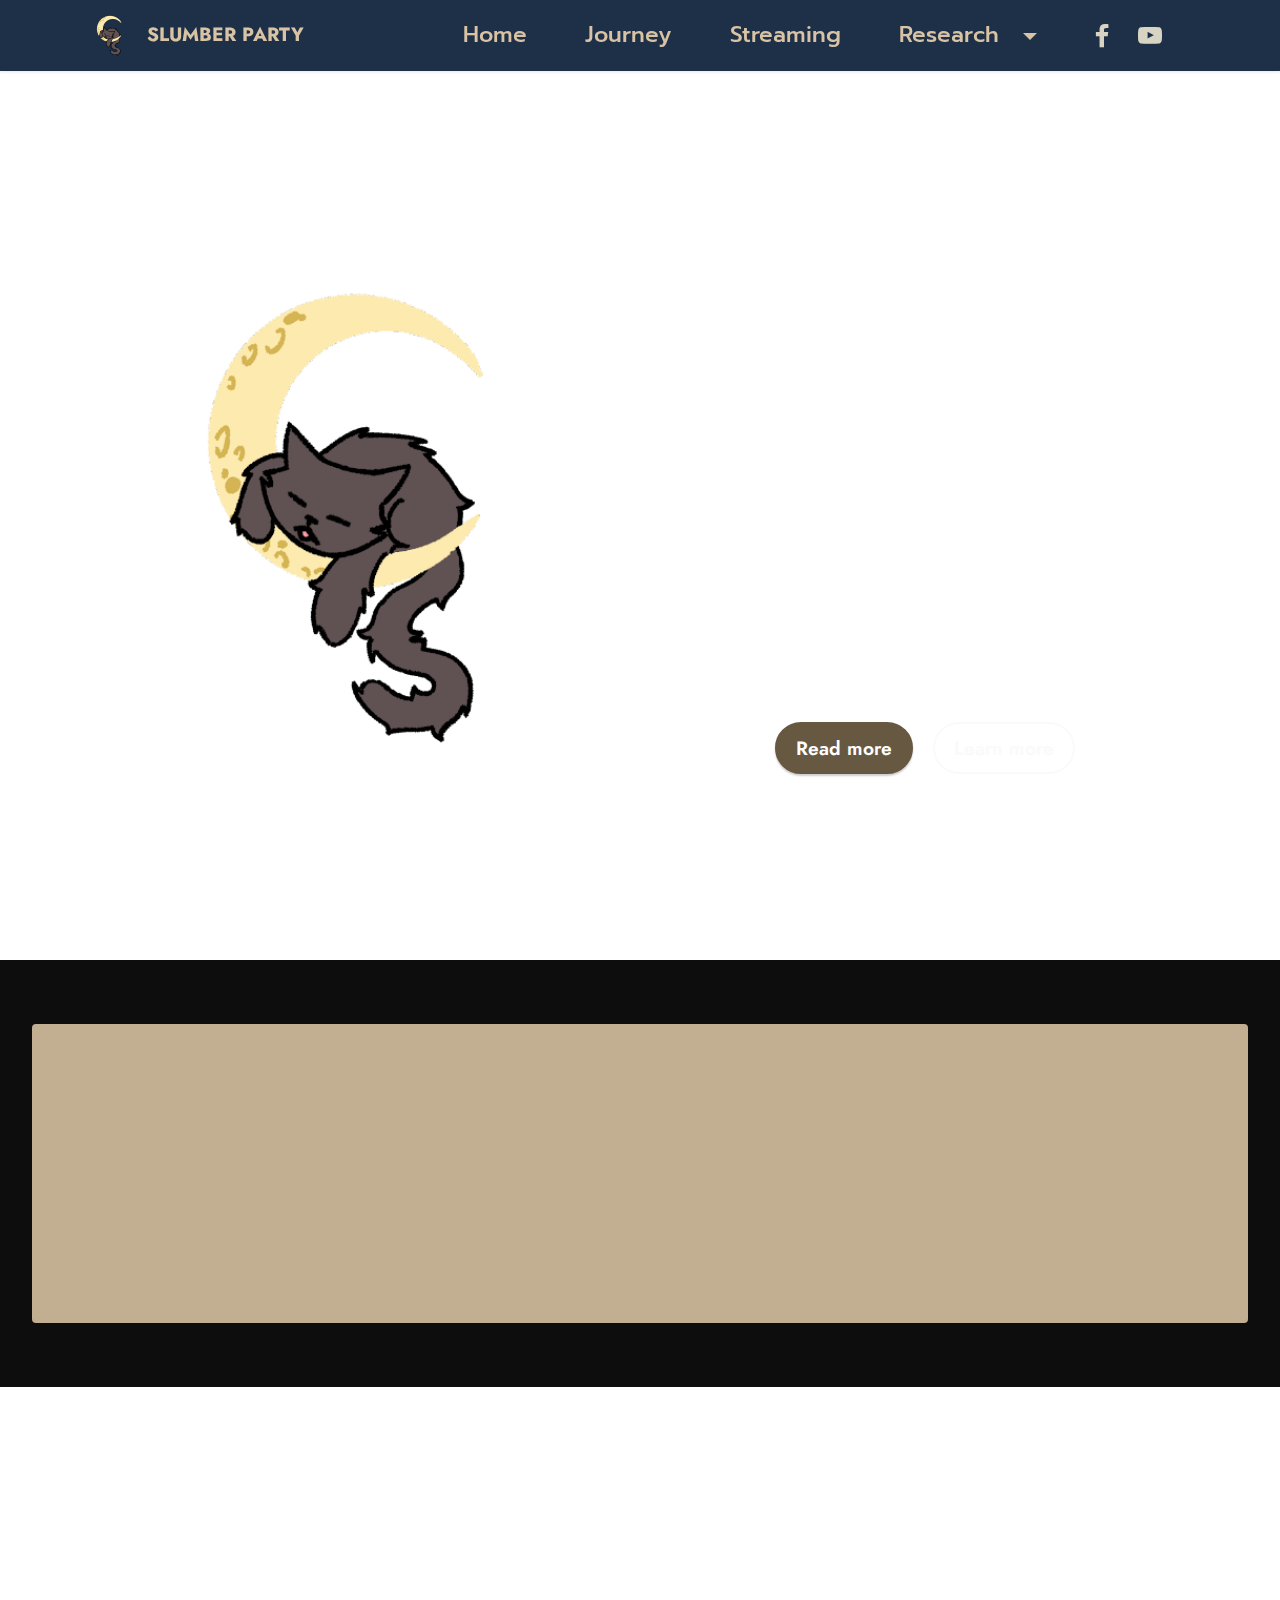
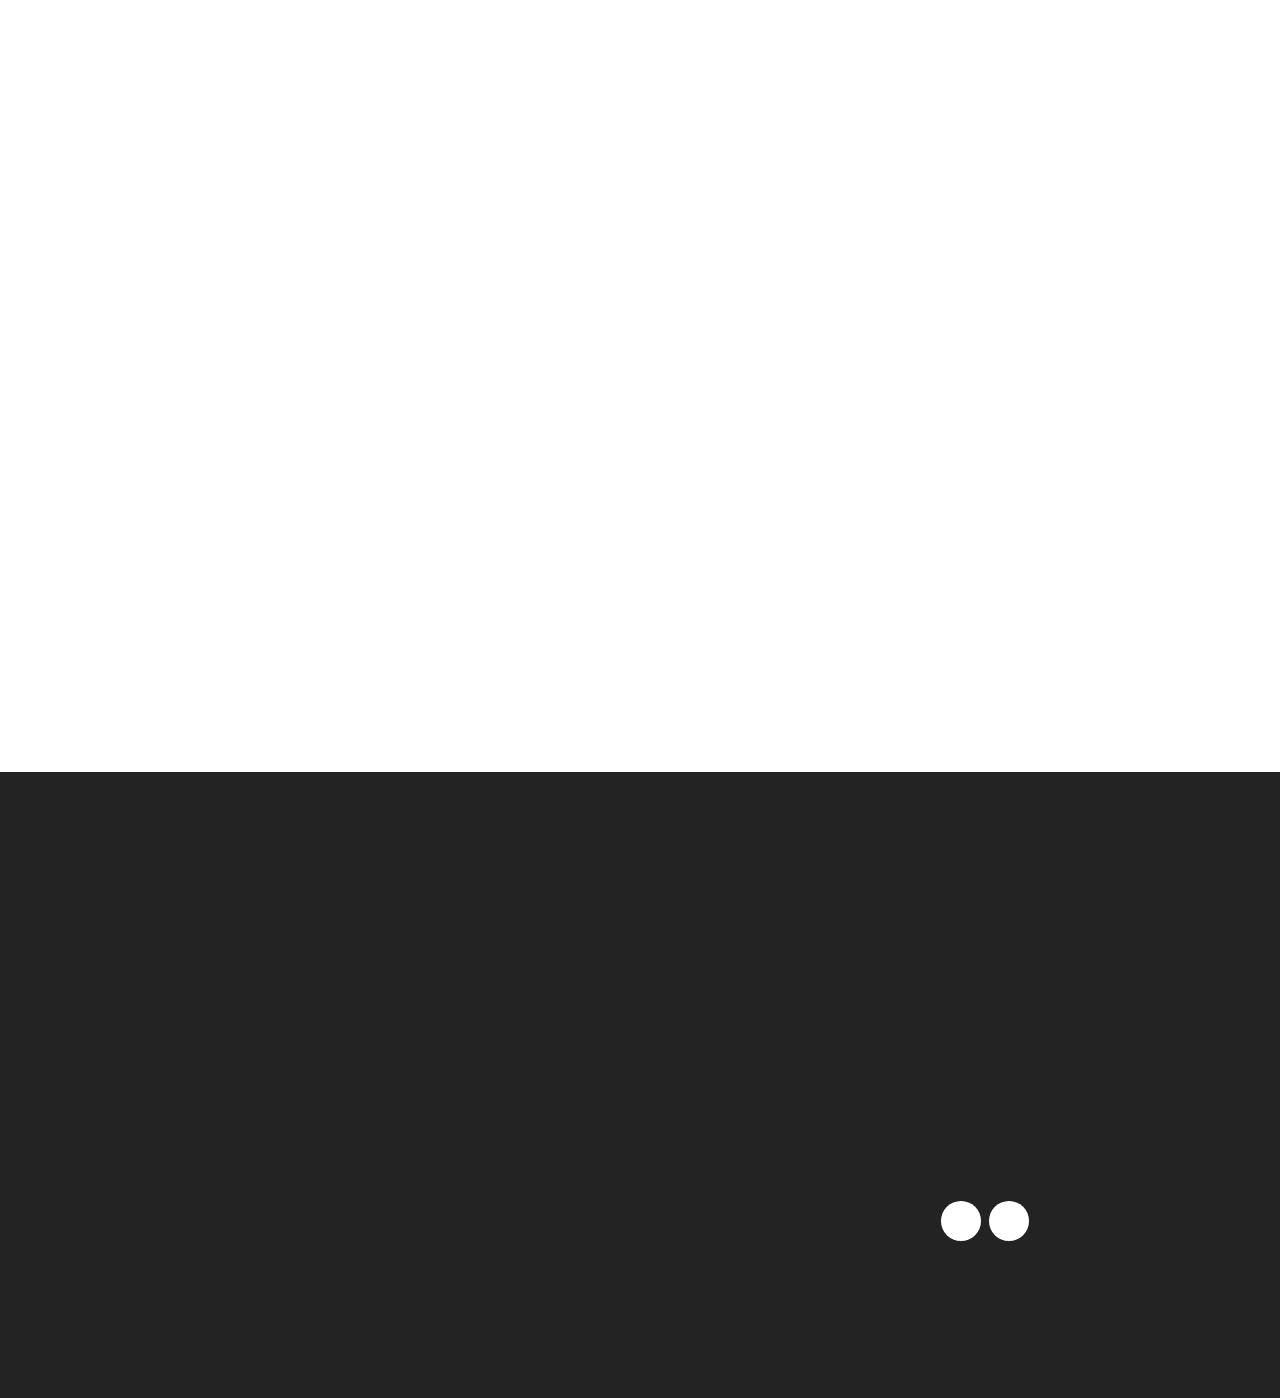
<file: index.html>
<!DOCTYPE html>
<html  >
<head>
  <meta charset="UTF-8">
  <meta http-equiv="X-UA-Compatible" content="IE=edge">
  <meta name="generator" content="slumberz">
  <meta name="viewport" content="width=device-width, initial-scale=1, minimum-scale=1">
  <link rel="shortcut icon" href="assets/images/slumber3-96x96.png" type="image/x-icon">
  <meta name="description" content="">
  
  
  <title>Home</title>
  <link rel="stylesheet" href="assets/bootstrap/css/bootstrap.min.css">
  <link rel="stylesheet" href="assets/bootstrap/css/bootstrap-grid.min.css">
  <link rel="stylesheet" href="assets/bootstrap/css/bootstrap-reboot.min.css">
  <link rel="stylesheet" href="assets/animatecss/animate.css">
  <link rel="stylesheet" href="assets/dropdown/css/style.css">
  <link rel="stylesheet" href="assets/socicon/css/styles.css">
  <link rel="stylesheet" href="assets/theme/css/style.css">
  <link rel="preload" href="https://fonts.googleapis.com/css?family=Lexend:100,200,300,400,500,600,700,800,900&display=swap" as="style" onload="this.onload=null;this.rel='stylesheet'">
  <noscript><link rel="stylesheet" href="https://fonts.googleapis.com/css?family=Lexend:100,200,300,400,500,600,700,800,900&display=swap"></noscript>
  <link rel="preload" href="https://fonts.googleapis.com/css?family=Prompt:100,100i,200,200i,300,300i,400,400i,500,500i,600,600i,700,700i,800,800i,900,900i&display=swap" as="style" onload="this.onload=null;this.rel='stylesheet'">
  <noscript><link rel="stylesheet" href="https://fonts.googleapis.com/css?family=Prompt:100,100i,200,200i,300,300i,400,400i,500,500i,600,600i,700,700i,800,800i,900,900i&display=swap"></noscript>
  <link rel="preload" href="https://fonts.googleapis.com/css?family=Roboto+Flex:400&display=swap" as="style" onload="this.onload=null;this.rel='stylesheet'">
  <noscript><link rel="stylesheet" href="https://fonts.googleapis.com/css?family=Roboto+Flex:400&display=swap"></noscript>
  <link rel="preload" href="https://fonts.googleapis.com/css?family=Jost:100,200,300,400,500,600,700,800,900,100i,200i,300i,400i,500i,600i,700i,800i,900i&display=swap" as="style" onload="this.onload=null;this.rel='stylesheet'">
  <noscript><link rel="stylesheet" href="https://fonts.googleapis.com/css?family=Jost:100,200,300,400,500,600,700,800,900,100i,200i,300i,400i,500i,600i,700i,800i,900i&display=swap"></noscript>
  <link rel="preload" as="style" href="assets/css1/css/mbr-additional.css"><link rel="stylesheet" href="assets/css1/css/mbr-additional.css" type="text/css">

  
  
  
</head>
<body>
  
  <section data-bs-version="5.1" class="menu menu2 cid-tR2dFuZ95T" once="menu" id="menu2-1m">
    
    <nav class="navbar navbar-dropdown navbar-fixed-top navbar-expand-lg">
        <div class="container">
            <div class="navbar-brand">
                <span class="navbar-logo">
                    <a href="index.html">
                        <img src="assets/images/slumber3-96x96.png" alt="logo2" style="height: 3rem;">
                    </a>
                </span>
                <span class="navbar-caption-wrap"><a class="navbar-caption text-success text-primary display-7" href="index.html#header11-1">SLUMBER PARTY</a></span>
            </div>
            <button class="navbar-toggler" type="button" data-toggle="collapse" data-bs-toggle="collapse" data-target="#navbarSupportedContent" data-bs-target="#navbarSupportedContent" aria-controls="navbarNavAltMarkup" aria-expanded="false" aria-label="Toggle navigation">
                <div class="hamburger">
                    <span></span>
                    <span></span>
                    <span></span>
                    <span></span>
                </div>
            </button>
            <div class="collapse navbar-collapse" id="navbarSupportedContent">
                <ul class="navbar-nav nav-dropdown nav-right" data-app-modern-menu="true"><li class="nav-item"><a class="nav-link link text-success display-4" href="index.html#header11-1">Home</a></li>
                    <li class="nav-item"><a class="nav-link link text-success display-4" href="page1.html#header13-c">Journey</a></li>
                    <li class="nav-item"><a class="nav-link link text-success show text-primary display-4" href="page3.html#article05-2u">Streaming</a></li><li class="nav-item dropdown"><a class="nav-link link dropdown-toggle text-success display-4" href="index.html#pricing2-c" data-toggle="dropdown-submenu" data-bs-toggle="dropdown" data-bs-auto-close="outside" aria-expanded="false">Research&nbsp;&nbsp;<br></a><div class="dropdown-menu" aria-labelledby="dropdown-544"><a class="dropdown-item text-success display-4" href="page2.html#team1-1k">WHAT</a><a class="dropdown-item text-success display-4" href="page2.html#content13-1i">Examples</a><a class="dropdown-item text-success display-4" href="page2.html#content8-1t">Effects</a></div>
                    </li></ul>
                <div class="icons-menu">
                    <a class="iconfont-wrapper" href="https://www.youtube.com/watch?v=dQw4w9WgXcQ" target="_blank">
                        <span class="p-2 mbr-iconfont socicon-facebook socicon"></span>
                    </a>
                    <a class="iconfont-wrapper" href="https://www.youtube.com/watch?v=dQw4w9WgXcQ" target="_blank">
                        <span class="p-2 mbr-iconfont socicon-youtube socicon"></span>
                    </a>
                    
                    
                </div>
                
            </div>
        </div>
    </nav>
</section>

<section data-bs-version="5.1" class="header11 cid-sFF0SGinka mbr-fullscreen" data-bg-video="<iframe width=&quot;560&quot; height=&quot;315&quot; src=&quot;https://www.youtube.com/embed/5hrndNBajGE?si=7emF6u8eejWAvmiF&amp;amp;start=9&quot; title=&quot;YouTube video player&quot; frameborder=&quot;0&quot; allow=&quot;accelerometer; autoplay; clipboard-write; encrypted-media; gyroscope; picture-in-picture; web-share&quot; allowfullscreen></iframe>" id="header11-1">

    

    

    <div class="container">
        <div class="row justify-content-center">
            <div class="col-12 col-md-6 image-wrapper">
                <img class="w-100" src="assets/images/slumber3-512x512.png" alt="slumber1">
            </div>
            <div class="col-12 col-md">
                <div class="text-wrapper text-center">
                    <h1 class="mbr-section-title mbr-fonts-style mb-3 display-1">
                        <strong>
</strong><div><strong><br></strong></div><div><strong>SLUMBER PARTY</strong></div></h1>
                    <p class="mbr-text mbr-fonts-style display-7">Streaming content is a very convenient way of watching videos, knowing that with just a flick of a thumb you would already play your desired video and the requirements for these types of videos only need a stable connection. Thus far, we've tackled different ways on how streaming content is used and how much impact it has on multimedia platforms.<br></p>
                    <div class="mbr-section-btn mt-3"><a class="btn btn-secondary display-7" href="page3.html#article05-2u">Read more</a> <a class="btn btn-white-outline display-7" href="page2.html#header3-1b">Learn more</a></div>
                </div>
            </div>
        </div>
    </div>
</section>

<section data-bs-version="5.1" class="content15 cid-tVyTsi1EXK" id="content15-24">

    

    
    
    <div class="container-fluid">
        <div class="row justify-content-center">
            <div class="card col-md-12 col-lg-12">
                <div class="card-wrapper">
                    <div class="card-box align-left">
                        <h4 class="card-title mbr-fonts-style mbr-white mb-3 display-2"><strong>What is our purpose?</strong></h4>
                        <p class="mbr-text mbr-fonts-style display-7">From APEC Schools ONL-PASSION-10-52, this website serves as the work documentation of GROUP 10 SLUMBER PARTY. Here, we present our unique perspective on the topic that we aim to spread awareness about. We are striving to reach others and make them aware of the current situation surrounding the issue.</p>
                        
                    </div>
                </div>
            </div>
        </div>
    </div>
</section>

<section data-bs-version="5.1" class="features1 cid-tVyVYaHjDz" data-bg-video="https://www.youtube.com/embed/5hrndNBajGE?si=7emF6u8eejWAvmiF&amp;start=9&quot;" id="features01-2d">
  

  <div class="mbr-fallback-image disabled"></div>
  
  <div class="container-fluid">
    <div class="row justify-content-center mb-5">
      <div class="col-12 content-head">
        <h3 class="mbr-section-title mbr-fonts-style align-center mb-0 display-2">
          <strong>CONTENTS</strong></h3>
        
      </div>
    </div>
    <div class="row justify-content-center">
      <div class="col-sm-6 col-md-12 mb-3 mb-lg-0 col-lg-3">
        <div class="card-wrap card1">
          <div class="image-wrap">
            <img src="assets/images/image-2-446x480.png" alt="Journey">
            
          </div>
          <div class="content-wrap">
            <h5 class="mbr-card-title card-title1 mbr-fonts-style align-left mb-2 display-5"><strong>Our Journey</strong></h5>
            
            <p class="card-text1 mbr-fonts-style align-left mb-3 display-7">
              Lifelabs
            </p>
            <div class="mbr-section-btn align-left content-footer"><a class="btn article-btn btn-danger display-7" href="page1.html#header13-c"><strong>Read more</strong></a></div>
          </div>
        </div>
      </div>

      <div class="col-sm-6 col-md-12 mb-3 mb-lg-0 col-lg-3">
        <div class="card-wrap card2">
          <div class="image-wrap">
            <img src="assets/images/opera-snapshot-2023-09-27-114543-www.canva.com-786x495.png" alt="Research">
            
          </div>
          <div class="content-wrap">
            <h5 class="mbr-card-title card-title2 mbr-fonts-style align-left mb-2 display-5"><strong>RESEARCH</strong></h5>
            
            <p class="card-text2 mbr-fonts-style align-left mb-3 display-7">
              Lifelabs &amp; English<br>
            </p>
            <div class="mbr-section-btn btn-section align-left content-footer"><a class="btn article-btn btn-danger display-7" href="page2.html#team1-1k"><strong>Read more</strong></a></div>
          </div>
        </div>
      </div>
      <div class="col-sm-6 col-md-12 mb-3 mb-lg-0 col-lg-3">
        <div class="card-wrap card3">
          <div class="image-wrap">
            <img src="assets/images/image-1-838x441.png" alt="THESIS">
            
          </div>
          <div class="content-wrap">
            <h5 class="mbr-card-title card-title3 mbr-fonts-style align-left mb-2 display-5">
              <strong>THESIS</strong>
            </h5>
            
            <p class="card-text3 mbr-fonts-style align-left mb-3 display-7">English</p>
            <div class="mbr-section-btn btn-section align-left content-footer"><a class="btn article-btn btn-danger display-7" href="page2.html#header3-1b"><strong>Read more</strong></a></div>
          </div>
        </div>
      </div>

      <div class="col-sm-6 col-md-12 col-lg-3">
        <div class="card-wrap card4">
          <div class="image-wrap">
            <img src="assets/images/starting-soon-838x438.png" alt="Stream">
            
          </div>
          <div class="content-wrap">
            <h5 class="mbr-card-title card-title4 mbr-fonts-style align-left mb-2 display-5"><strong>Stream Plan</strong></h5>
            
            <p class="card-text4 mbr-fonts-style align-left mb-3 display-7">
              Lifelabs</p>
            <div class="mbr-section-btn btn-section align-left content-footer"><a class="btn article-btn btn-danger display-7" href="page3.html#article05-2u"><strong>Read more</strong></a></div>
          </div>
        </div>
      </div>
    </div>
  </div>
</section>

<section data-bs-version="5.1" class="footer1 cid-tVz0v8hlpB" once="footers" id="footer1-2e">

    

    
    
    <div class="container">
        <div class="row mbr-white">
            <div class="col-12 col-md-6 col-lg-3">
                <h5 class="mbr-section-subtitle mbr-fonts-style mb-2 display-7">
                    <strong>Research</strong></h5>
                <ul class="list mbr-fonts-style display-4">
                    <li class="mbr-text item-wrap"><span style="font-size: 1.4rem;"><a href="page2.html#header3-1b" class="text-white">Sleep</a></span></li><li class="mbr-text item-wrap"><span style="font-size: 1.4rem;"><a href="page2.html#content13-1i" class="text-white">Sleeping Disorder</a></span><br></li><a href="page2.html#content9-1f" class="text-primary">
                    </a><li class="mbr-text item-wrap"><a href="page2.html#content14-21" class="text-white text-primary">FAQ</a></li>
                </ul>
            </div>
            <div class="col-12 col-md-6 col-lg-3">
                <h5 class="mbr-section-subtitle mbr-fonts-style mb-2 display-7"><strong>Home</strong></h5>
                <ul class="list mbr-fonts-style display-4">

                    <li class="mbr-text item-wrap"><span style="font-size: 1.4rem;"><a href="index.html#header11-1" class="text-white">Main Page</a></span></li><li class="mbr-text item-wrap"><span style="font-size: 1.4rem;"><a href="index.html#content15-24" class="text-white">Purpose</a></span></li><li class="mbr-text item-wrap"><span style="font-size: 1.4rem;"><a href="index.html#features01-2d" class="text-white">Contents</a></span><br></li>
                </ul>
            </div>
            <div class="col-12 col-md-6 col-lg-3">
                <h5 class="mbr-section-subtitle mbr-fonts-style mb-2 display-7">Promotion Planning</h5>
                <ul class="list mbr-fonts-style display-4">
                    <li class="mbr-text item-wrap"><span style="font-size: 1.4rem;"><a href="page3.html#article05-2u" class="text-white">Stream Design</a></span><br></li>
                    <li class="mbr-text item-wrap"><a href="page3.html#article02-2v" class="text-white">Interacting</a></li><li class="mbr-text item-wrap"><a href="page3.html#article04-2s" class="text-white">Free access</a></li>
                </ul>
            </div>
            <div class="col-12 col-md-6 col-lg-3">
                <h5 class="mbr-section-subtitle mbr-fonts-style mb-2 display-7">
                    <strong>Members</strong></h5>
                <p class="mbr-text mbr-fonts-style mb-4 display-4">Norelle Burnett<br>Shantemay Devan<br>Daniel Lazibal<br>Steven Ng<br>Zeth Martinez<br>John De lara<br>Marie David<br></p>
                <h5 class="mbr-section-subtitle mbr-fonts-style mb-3 display-7">
                    <strong>Social</strong>
                </h5>
                <div class="social-row display-7">
                    <div class="soc-item">
                        <a href="index.html" target="_blank">
                            <span class="mbr-iconfont socicon-facebook socicon"></span>
                        </a>
                    </div>
                    <div class="soc-item">
                        <a href="index.html#header11-1" target="_blank">
                            <span class="mbr-iconfont socicon-twitter socicon"></span>
                        </a>
                    </div>
                    
                    
                </div>
            </div>
            <div class="col-12 mt-4">
                <p class="mbr-text mb-0 mbr-fonts-style copyright align-center display-7">
                    APEC Schools is a proud member of House of Investments and Ayala Group. 
                </p>
            </div>
        </div>
    </div>
<script src="assets/bootstrap/js/bootstrap.bundle.min.js"></script>  <script src="assets/smoothscroll/smooth-scroll.js"></script>  <script src="assets/ytplayer/index.js"></script>  <script src="assets/dropdown/js/navbar-dropdown.js"></script>  <script src="assets/vimeoplayer/player.js"></script>  <script src="assets/theme/js/script.js"></script>  
  
  
 <div id="scrollToTop" class="scrollToTop mbr-arrow-up"><a style="text-align: center;"><i class="mbr-arrow-up-icon mbr-arrow-up-icon-cm cm-icon cm-icon-smallarrow-up"></i></a></div>
    <input name="animation" type="hidden">
  </body>
</html>
</file>
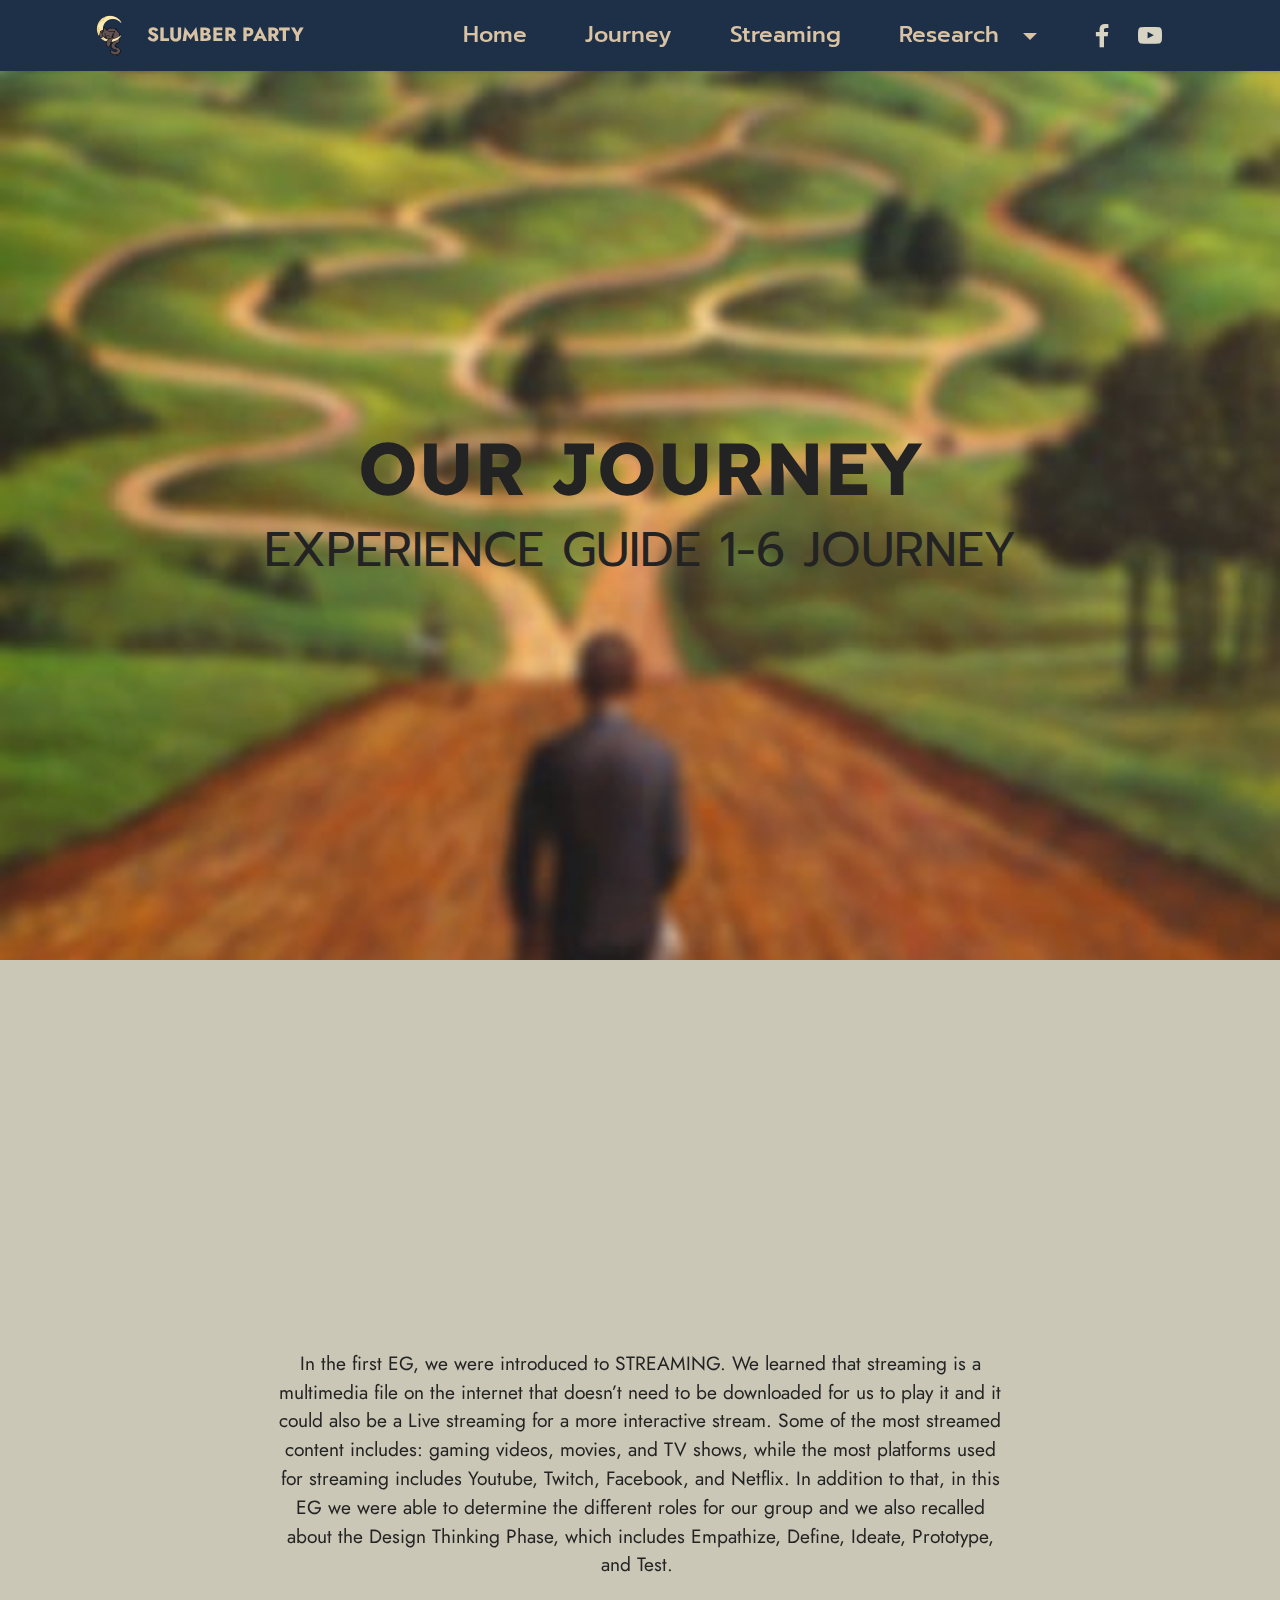
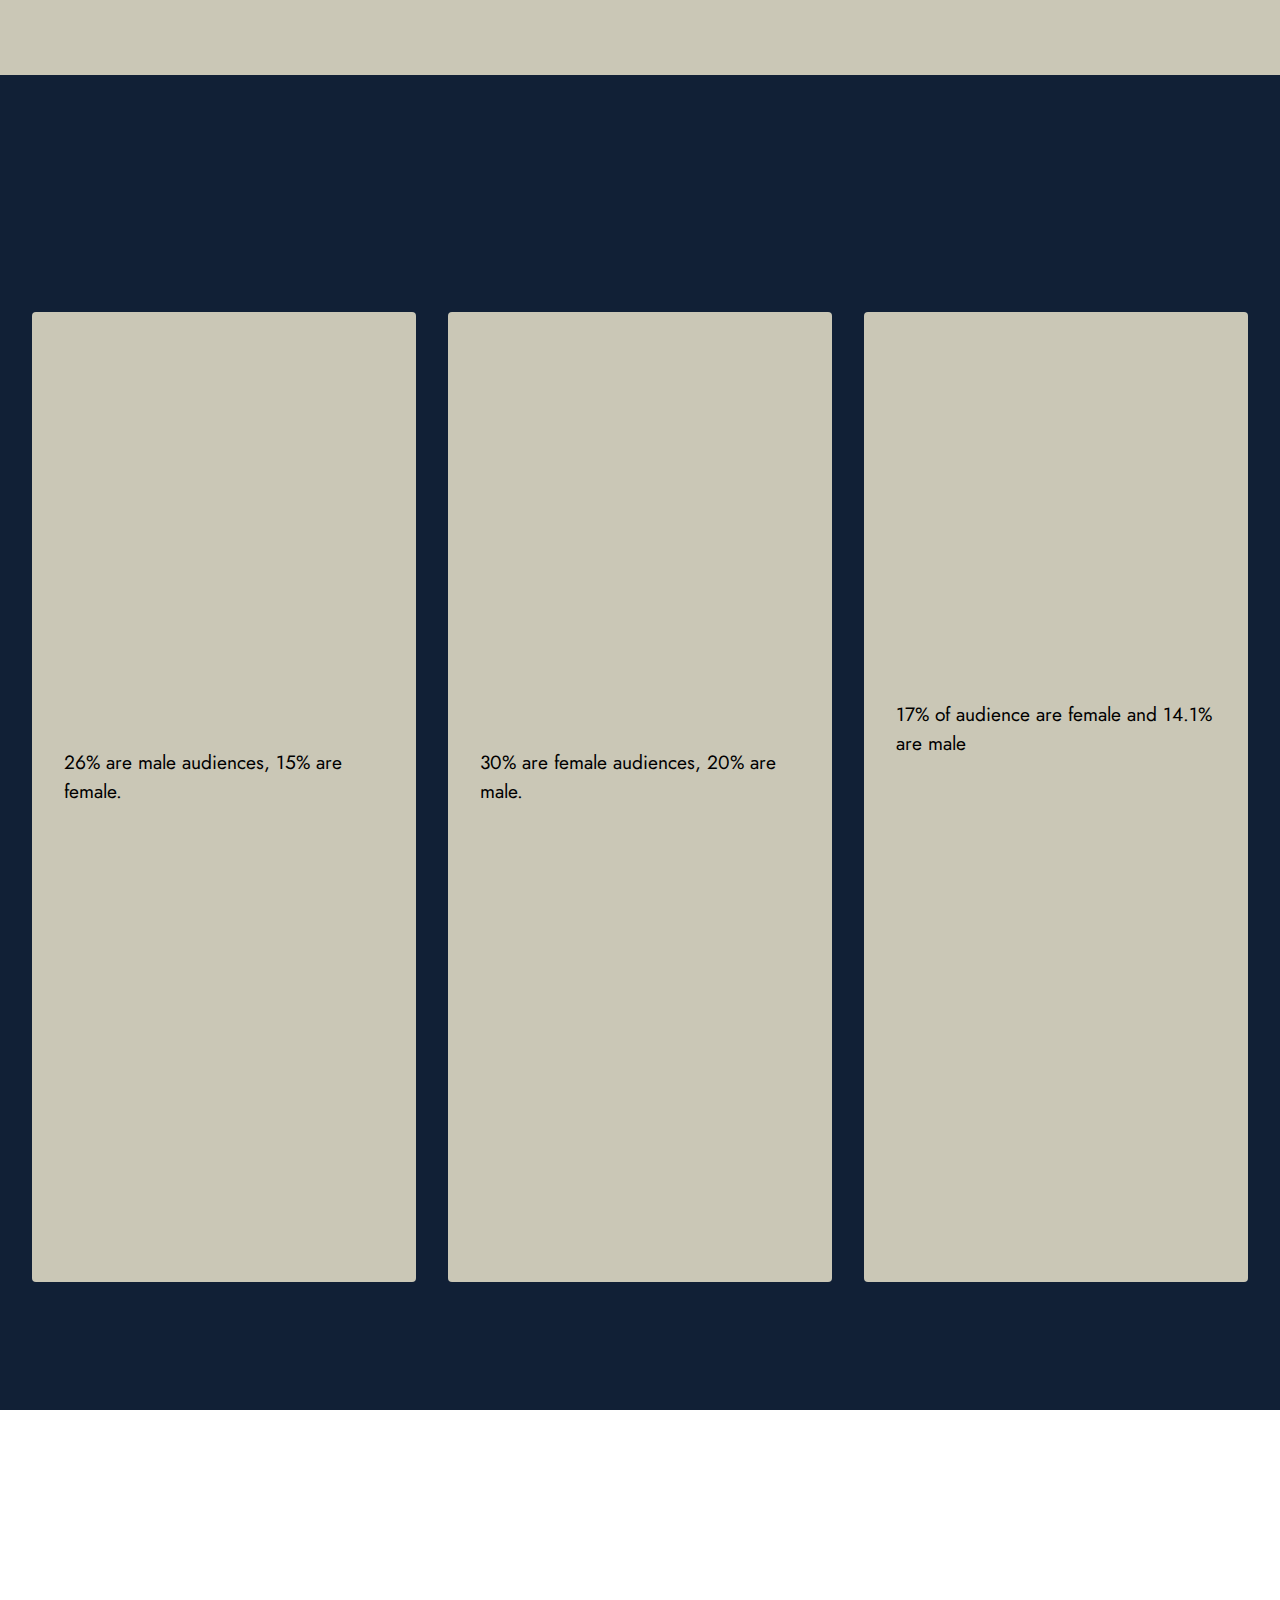
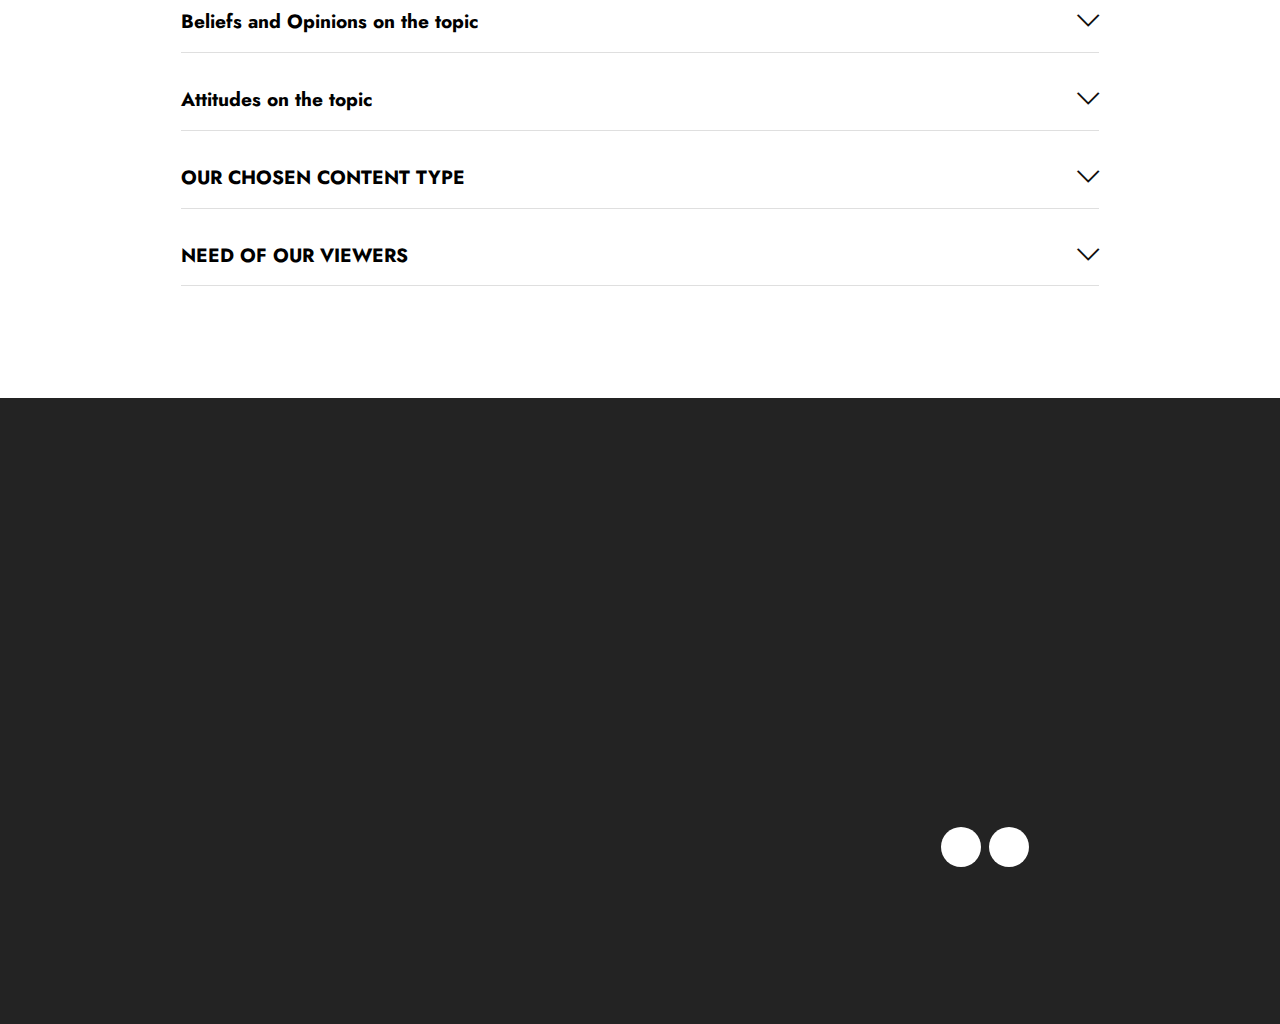
<file: page1.html>
<!DOCTYPE html>
<html  >
<head>
  <meta charset="UTF-8">
  <meta http-equiv="X-UA-Compatible" content="IE=edge">
  <meta name="generator" content="slumberz">
  <meta name="viewport" content="width=device-width, initial-scale=1, minimum-scale=1">
  <link rel="shortcut icon" href="assets/images/slumber3-96x96.png" type="image/x-icon">
  <meta name="description" content="">
  
  
  <title>Page 1</title>
  <link rel="stylesheet" href="assets/web/assets/icons2/icons2.css">
  <link rel="stylesheet" href="assets/web/assets/icons/icons.css">
  <link rel="stylesheet" href="assets/bootstrap/css/bootstrap.min.css">
  <link rel="stylesheet" href="assets/bootstrap/css/bootstrap-grid.min.css">
  <link rel="stylesheet" href="assets/bootstrap/css/bootstrap-reboot.min.css">
  <link rel="stylesheet" href="assets/animatecss/animate.css">
  <link rel="stylesheet" href="assets/dropdown/css/style.css">
  <link rel="stylesheet" href="assets/socicon/css/styles.css">
  <link rel="stylesheet" href="assets/theme/css/style.css">
  <link rel="preload" href="https://fonts.googleapis.com/css?family=Lexend:100,200,300,400,500,600,700,800,900&display=swap" as="style" onload="this.onload=null;this.rel='stylesheet'">
  <noscript><link rel="stylesheet" href="https://fonts.googleapis.com/css?family=Lexend:100,200,300,400,500,600,700,800,900&display=swap"></noscript>
  <link rel="preload" href="https://fonts.googleapis.com/css?family=Prompt:100,100i,200,200i,300,300i,400,400i,500,500i,600,600i,700,700i,800,800i,900,900i&display=swap" as="style" onload="this.onload=null;this.rel='stylesheet'">
  <noscript><link rel="stylesheet" href="https://fonts.googleapis.com/css?family=Prompt:100,100i,200,200i,300,300i,400,400i,500,500i,600,600i,700,700i,800,800i,900,900i&display=swap"></noscript>
  <link rel="preload" href="https://fonts.googleapis.com/css?family=Roboto+Flex:400&display=swap" as="style" onload="this.onload=null;this.rel='stylesheet'">
  <noscript><link rel="stylesheet" href="https://fonts.googleapis.com/css?family=Roboto+Flex:400&display=swap"></noscript>
  <link rel="preload" href="https://fonts.googleapis.com/css?family=Jost:100,200,300,400,500,600,700,800,900,100i,200i,300i,400i,500i,600i,700i,800i,900i&display=swap" as="style" onload="this.onload=null;this.rel='stylesheet'">
  <noscript><link rel="stylesheet" href="https://fonts.googleapis.com/css?family=Jost:100,200,300,400,500,600,700,800,900,100i,200i,300i,400i,500i,600i,700i,800i,900i&display=swap"></noscript>
  <link rel="preload" as="style" href="assets/css1/css/mbr-additional.css"><link rel="stylesheet" href="assets/css1/css/mbr-additional.css" type="text/css">

  
  
  
</head>
<body>
  
  <section data-bs-version="5.1" class="menu menu2 cid-tR2dFuZ95T" once="menu" id="menu2-1m">
    
    <nav class="navbar navbar-dropdown navbar-fixed-top navbar-expand-lg">
        <div class="container">
            <div class="navbar-brand">
                <span class="navbar-logo">
                    <a href="index.html">
                        <img src="assets/images/slumber3-96x96.png" alt="logo2" style="height: 3rem;">
                    </a>
                </span>
                <span class="navbar-caption-wrap"><a class="navbar-caption text-success text-primary display-7" href="index.html#header11-1">SLUMBER PARTY</a></span>
            </div>
            <button class="navbar-toggler" type="button" data-toggle="collapse" data-bs-toggle="collapse" data-target="#navbarSupportedContent" data-bs-target="#navbarSupportedContent" aria-controls="navbarNavAltMarkup" aria-expanded="false" aria-label="Toggle navigation">
                <div class="hamburger">
                    <span></span>
                    <span></span>
                    <span></span>
                    <span></span>
                </div>
            </button>
            <div class="collapse navbar-collapse" id="navbarSupportedContent">
                <ul class="navbar-nav nav-dropdown nav-right" data-app-modern-menu="true"><li class="nav-item"><a class="nav-link link text-success display-4" href="index.html#header11-1">Home</a></li>
                    <li class="nav-item"><a class="nav-link link text-success display-4" href="page1.html#header13-c">Journey</a></li>
                    <li class="nav-item"><a class="nav-link link text-success show text-primary display-4" href="page3.html#article05-2u">Streaming</a></li><li class="nav-item dropdown"><a class="nav-link link dropdown-toggle text-success display-4" href="index.html#pricing2-c" data-toggle="dropdown-submenu" data-bs-toggle="dropdown" data-bs-auto-close="outside" aria-expanded="false">Research&nbsp;&nbsp;<br></a><div class="dropdown-menu" aria-labelledby="dropdown-544"><a class="dropdown-item text-success display-4" href="page2.html#team1-1k">WHAT</a><a class="dropdown-item text-success display-4" href="page2.html#content13-1i">Examples</a><a class="dropdown-item text-success display-4" href="page2.html#content8-1t">Effects</a></div>
                    </li></ul>
                <div class="icons-menu">
                    <a class="iconfont-wrapper" href="https://www.youtube.com/watch?v=dQw4w9WgXcQ" target="_blank">
                        <span class="p-2 mbr-iconfont socicon-facebook socicon"></span>
                    </a>
                    <a class="iconfont-wrapper" href="https://www.youtube.com/watch?v=dQw4w9WgXcQ" target="_blank">
                        <span class="p-2 mbr-iconfont socicon-youtube socicon"></span>
                    </a>
                    
                    
                </div>
                
            </div>
        </div>
    </nav>
</section>

<section data-bs-version="5.1" class="header13 cid-tQWowUxhdf mbr-fullscreen" id="header13-c">

    

    
    <div class="mbr-overlay" style="opacity: 0.1; background-color: rgb(255, 255, 255);"></div>

    <div class="align-center container">
        <div class="row justify-content-center">
            <div class="col-12 col-lg-10">
                <h1 class="mbr-section-title mbr-fonts-style mb-3 display-1"><strong>OUR JOURNEY</strong></h1>
                <h2 class="mbr-section-subtitle mbr-fonts-style mb-3 display-2">EXPERIENCE GUIDE 1-6 JOURNEY</h2>
                
                
                
            </div>
        </div>
    </div>
</section>

<section data-bs-version="5.1" class="testimonails3 carousel slide testimonials-slider cid-tQWvhViYXH" data-interval="false" data-bs-interval="false" id="testimonials3-w">

    

    

    <div class="text-center container">
        

        <div class="carousel slide" role="listbox" data-pause="true" data-keyboard="false" data-ride="carousel" data-bs-ride="carousel" data-interval="3000" data-bs-interval="3000">
            <div class="carousel-inner">
                
                
            <div class="carousel-item">
                    <div class="user col-md-8">
                        <div class="user_image">
                            <img src="assets/images/eg1-400x300.jpg" alt="EG">
                        </div>
                        <div class="user_text mb-4">
                            <p class="mbr-fonts-style display-7">EXPERIENCE GUIDE 1</p>
                        </div>
                        
                        <div class="user_desk mbr-fonts-style display-7">In the first EG, we were introduced to STREAMING. We learned that streaming is a multimedia file on the internet that doesn’t need to be downloaded for us to play it and it could also be a Live streaming for a more interactive stream. Some of the most streamed content includes: gaming videos, movies, and TV shows, while the most platforms used for streaming includes Youtube, Twitch, Facebook, and Netflix. In addition to that, in this EG we were able to determine the different roles for our group and we also recalled about the Design Thinking Phase, which includes Empathize, Define, Ideate, Prototype, and Test.&nbsp;</div>
                    </div>
                </div><div class="carousel-item">
                    <div class="user col-md-8">
                        <div class="user_image">
                            <img src="assets/images/eg2-400x533.jpg" alt="EG 2">
                        </div>
                        <div class="user_text mb-4">
                            <p class="mbr-fonts-style display-7">EXPERIENCE GUIDE 2</p>
                        </div>
                        
                        <div class="user_desk mbr-fonts-style display-7">In the second EG, we discussed the different platforms for streaming. If I remember it right, it mentioned YouTube, Twitch, and Facebook. We were also tasked to research and compare different streaming platforms, where we learned new things and how to operate using the three platforms. We were also tasked to answer two checkpoints which we have successfully done well and we have learned something useful for future purposes.
<div>
</div><div><br></div></div>
                    </div>
                </div><div class="carousel-item">
                    <div class="user col-md-8">
                        <div class="user_image">
                            <img src="assets/images/eg3-4-400x400.jpg" alt="EG 3-4">
                        </div>
                        <div class="user_text mb-4">
                            <p class="mbr-fonts-style display-7">EXPERIENCE GUIDE 3-4</p>
                        </div>
                        
                        <div class="user_desk mbr-fonts-style display-7">Now knowing that people use the same platforms for watching streamed content, we can assume that most of the people who uses the same platform also watch the same type of streamed contents, like gaming videos, gaming videos are the most common streamed content on a multi social media platform, music is also one of the few that are often streamed online. podcasts are also a form of streamed content that varies on topics that the speaker so desires to talk about. In this e.g. we've also learned about the different ways and different uses of comparison and logical operators which are java related.</div>
                    </div>
                </div><div class="carousel-item">
                    <div class="user col-md-8">
                        <div class="user_image">
                            <img src="assets/images/eg5-6-400x430.jpg" alt="EG 5-6">
                        </div>
                        <div class="user_text mb-4">
                            <p class="mbr-fonts-style display-7">EXPERIENCE GUIDE 5-6</p>
                        </div>
                        
                        <div class="user_desk mbr-fonts-style display-7">Since we’ve determined that at most, people watch the same streamed content. In this EG, we would identify why do these people watch streamed content. In most cases, the general cause of this is for convenience and for entertainment. It’s also note taking that, streamed content is categorized in each section that its types of videos are varied by its content type. We can also assume that they watch streamed content to pass some time or to give themselves a time to relax even for just a short minute.</div>
                    </div>
                </div></div>

            <div class="carousel-controls">
                <a class="carousel-control-prev" role="button" data-slide="prev" data-bs-slide="prev">
                    <span aria-hidden="true" class="mobi-mbri mobi-mbri-arrow-prev mbr-iconfont"></span>
                    <span class="sr-only visually-hidden">Previous</span>
                </a>

                <a class="carousel-control-next" role="button" data-slide="next" data-bs-slide="next">
                    <span aria-hidden="true" class="mobi-mbri mobi-mbri-arrow-next mbr-iconfont"></span>
                    <span class="sr-only visually-hidden">Next</span>
                </a>
            </div>
        </div>
    </div>
</section>

<section data-bs-version="5.1" class="content2 cid-tQWsKOLPzS" id="content2-u">
    
    
    <div class="container-fluid">
        <div class="mbr-section-head">
            <h4 class="mbr-section-title mbr-fonts-style align-center mb-0 display-2"><strong>DEMOGRAPHIC</strong></h4>
            <h5 class="mbr-section-subtitle mbr-fonts-style align-center mb-0 mt-2 display-5">AUDIENCE ANALYSIS</h5>
        </div>
        <div class="row mt-4">
            <div class="item features-image сol-12 col-md-6 col-lg-4 active">
                <div class="item-wrapper">
                    <div class="item-img">
                        <img src="assets/images/informational-1139x641.jpg" alt="info" title="" data-slide-to="0" data-bs-slide-to="0">
                    </div>
                    <div class="item-content">
                        <h5 class="item-title mbr-fonts-style display-5"><strong>INFORMATIONAL VIDEO</strong></h5>
                        <h6 class="item-subtitle mbr-fonts-style mt-1 display-7">26% are male audiences, 15% are female.</h6>
                        <p class="mbr-text mbr-fonts-style mt-3 display-7">An age range of 13 - 64 Not married
<br>Philippines
<br><br>Senior High, College (mostly on the course of accounting and financing), and some working students.
<br><br>62% have full time jobs, 28% part-time jobs, 12% from household income.
<br>
<br>
                        </p>
                    </div>
                    
                </div>
            </div>
            
            <div class="item features-image сol-12 col-md-6 col-lg-4">
                <div class="item-wrapper">
                    <div class="item-img">
                        <img src="assets/images/best-games-for-commentary-videos-scaled-1139x758.jpg" alt="commentary" title="" data-slide-to="2" data-bs-slide-to="2">
                    </div>
                    <div class="item-content">
                        <h5 class="item-title mbr-fonts-style display-5"><strong>COMMENTARY VIDEOS</strong></h5>
                        <h6 class="item-subtitle mbr-fonts-style mt-1 display-7">30% are female audiences, 20% are male.</h6>
                        <p class="mbr-text mbr-fonts-style mt-3 display-7">Age range of 16-35 most are Non Married<br><br>Junior High, College (specifically those who took the course of multimedia arts)
<br><br>10% are junior high students, 20% are students in college, and 20% are working at home.
<br><br>Household income on
<br>₱2500-3700
<br>
<br></p>
                    </div>
                    
                </div>
            </div><div class="item features-image сol-12 col-md-6 col-lg-4">
                <div class="item-wrapper">
                    <div class="item-img">
                        <img src="assets/images/podcast1-900x600.jpg" alt="podcast" title="" data-slide-to="3" data-bs-slide-to="3">
                    </div>
                    <div class="item-content">
                        <h5 class="item-title mbr-fonts-style display-5"><strong>PODCAST</strong></h5>
                        <h6 class="item-subtitle mbr-fonts-style mt-1 display-7">17% of audience are female and 14.1% are male</h6>
                        <p class="mbr-text mbr-fonts-style mt-3 display-7">In the age range of 23-24, they are predominantly non-married, with 31 million listeners in the Philippines. <br><br>The highest educational attainment is a secondary (high) school diploma or equivalent, and some also hold a postsecondary certificate, diploma, or degree. About 51% of them have full-time jobs, with 17% relying on household income and 28% holding a university degree. <br><br>On average, their household income ranges from Php100,000 to Php1,000,000.</p>
                    </div>
                    
                </div>
            </div>

        </div>
    </div>
</section>

<section data-bs-version="5.1" class="content17 cid-tR1NkeqI9L" id="content17-18">

    

    
    
    
    <div class="container">
        
            <div class="row justify-content-center">
                <div class="col-12 col-md-10">
                    <div class="section-head align-center mb-4">
                        <h3 class="mbr-section-title mb-0 mbr-fonts-style display-2">
                            <strong>Toggle FAQ</strong>
                        </h3>
                        
                    </div>
                    
                    <div id="bootstrap-toggle" class="toggle-panel accordionStyles tab-content">
                        <div class="card mb-3">
                            <div class="card-header" role="tab" id="headingOne">
                                <a role="button" class="collapsed panel-title text-black" data-toggle="collapse" data-bs-toggle="collapse" data-core="" href="#collapse1_32" aria-expanded="false" aria-controls="collapse1">
                                    <h6 class="panel-title-edit mbr-fonts-style mb-0 display-7"><strong>Beliefs and Opinions on the topic</strong></h6>
                                    <span class="sign mbr-iconfont mbri-arrow-down"></span>
                                </a>
                            </div>
                            <div id="collapse1_32" class="panel-collapse noScroll collapse" role="tabpanel" aria-labelledby="headingOne">
                                <div class="panel-body">
                                    <p class="mbr-fonts-style panel-text display-7">With the data presented, neither podcasts nor informational videos are in favor for most people. Also seeing the demographics, there’s a major difference in age that people have different preferences on content types of streaming. With that in mind, we can assume what our audience wants based on the demographics that are presented above.&nbsp; &nbsp;</p><p></p><p></p>
                                </div>
                            </div>
                        </div>
                        <div class="card mb-3">
                            <div class="card-header" role="tab" id="headingTwo">
                                <a role="button" class="collapsed panel-title text-black" data-toggle="collapse" data-bs-toggle="collapse" data-core="" href="#collapse2_32" aria-expanded="false" aria-controls="collapse2">
                                    <h6 class="panel-title-edit mbr-fonts-style mb-0 display-7"><strong>Attitudes on the topic</strong></h6>
                                    <span class="sign mbr-iconfont mbri-arrow-down"></span>
                                </a>

                            </div>
                            <div id="collapse2_32" class="panel-collapse noScroll collapse" role="tabpanel" aria-labelledby="headingTwo">
                                <div class="panel-body">
                                    <p class="mbr-fonts-style panel-text display-7">The fact that we can assume what our audience are bent on watching/listening to from the given demographic and the said beliefs and opinions on the topic, we can be sure of the fact that the attitude towards Podcasts and Informational Videos are telling us that they’re not as favored by the general public as the latter (Commentary Videos), to further prove our point, i've researched even more for this specific question, in which it states that Commentary Videos are more favored because you can build a community of people who share the same opinions that you possess as well, while Informational Videos and Podcasts, are often focused on either matter-of-factly and neutral statements, or topics that everyone collectively share the same opinion for.<br></p>
                                </div>
                            </div>
                        </div>
                        <div class="card mb-3">
                            <div class="card-header" role="tab" id="headingThree">
                                <a role="button" class="collapsed panel-title text-black" data-toggle="collapse" data-bs-toggle="collapse" data-core="" href="#collapse3_32" aria-expanded="false" aria-controls="collapse3">
                                    <h6 class="panel-title-edit mbr-fonts-style mb-0 display-7"><strong>OUR CHOSEN CONTENT TYPE</strong></h6>
                                    <span class="sign mbr-iconfont mbri-arrow-down"></span>
                                </a>
                            </div>
                            <div id="collapse3_32" class="panel-collapse noScroll collapse" role="tabpanel" aria-labelledby="headingThree">
                                <div class="panel-body">
                                    <p class="mbr-fonts-style panel-text display-7">Informational Video<br></p>
                                </div>
                            </div>
                        </div>
                        <div class="card mb-3">
                            <div class="card-header" role="tab" id="headingThree">
                                <a role="button" class="collapsed panel-title text-black" data-toggle="collapse" data-bs-toggle="collapse" data-core="" href="#collapse4_32" aria-expanded="false" aria-controls="collapse4">
                                    <h6 class="panel-title-edit mbr-fonts-style mb-0 display-7"><strong>NEED OF OUR VIEWERS</strong></h6>
                                    <span class="sign mbr-iconfont mbri-arrow-down"></span>
                                </a>
                            </div>
                            <div id="collapse4_32" class="panel-collapse noScroll collapse" role="tabpanel" aria-labelledby="headingThree">
                                <div class="panel-body">
                                    <p class="mbr-fonts-style panel-text display-7">People watch these kinds of stream content because of their pure interest, curiosity, and need to acknowledge such information that is provided by the video. To some viewers, they can take it as a little note that they can think about in their head. Knowing about information is very important so that you can know what is happening around you.&nbsp;&nbsp;<br></p>
                                </div>
                            </div>
                        </div>
                        
                        
                    </div>
                </div>
            </div>
        </div>
</section>

<section data-bs-version="5.1" class="footer1 cid-tVz0v8hlpB" once="footers" id="footer1-2e">

    

    
    
    <div class="container">
        <div class="row mbr-white">
            <div class="col-12 col-md-6 col-lg-3">
                <h5 class="mbr-section-subtitle mbr-fonts-style mb-2 display-7">
                    <strong>Research</strong></h5>
                <ul class="list mbr-fonts-style display-4">
                    <li class="mbr-text item-wrap"><span style="font-size: 1.4rem;"><a href="page2.html#header3-1b" class="text-white">Sleep</a></span></li><li class="mbr-text item-wrap"><span style="font-size: 1.4rem;"><a href="page2.html#content13-1i" class="text-white">Sleeping Disorder</a></span><br></li><a href="page2.html#content9-1f" class="text-primary">
                    </a><li class="mbr-text item-wrap"><a href="page2.html#content14-21" class="text-white text-primary">FAQ</a></li>
                </ul>
            </div>
            <div class="col-12 col-md-6 col-lg-3">
                <h5 class="mbr-section-subtitle mbr-fonts-style mb-2 display-7"><strong>Home</strong></h5>
                <ul class="list mbr-fonts-style display-4">

                    <li class="mbr-text item-wrap"><span style="font-size: 1.4rem;"><a href="index.html#header11-1" class="text-white">Main Page</a></span></li><li class="mbr-text item-wrap"><span style="font-size: 1.4rem;"><a href="index.html#content15-24" class="text-white">Purpose</a></span></li><li class="mbr-text item-wrap"><span style="font-size: 1.4rem;"><a href="index.html#features01-2d" class="text-white">Contents</a></span><br></li>
                </ul>
            </div>
            <div class="col-12 col-md-6 col-lg-3">
                <h5 class="mbr-section-subtitle mbr-fonts-style mb-2 display-7">Promotion Planning</h5>
                <ul class="list mbr-fonts-style display-4">
                    <li class="mbr-text item-wrap"><span style="font-size: 1.4rem;"><a href="page3.html#article05-2u" class="text-white">Stream Design</a></span><br></li>
                    <li class="mbr-text item-wrap"><a href="page3.html#article02-2v" class="text-white">Interacting</a></li><li class="mbr-text item-wrap"><a href="page3.html#article04-2s" class="text-white">Free access</a></li>
                </ul>
            </div>
            <div class="col-12 col-md-6 col-lg-3">
                <h5 class="mbr-section-subtitle mbr-fonts-style mb-2 display-7">
                    <strong>Members</strong></h5>
                <p class="mbr-text mbr-fonts-style mb-4 display-4">Norelle Burnette<br>Shantemay Devan<br>Daniel Lazibal<br>Steven Ng<br>Zeth Martinez<br>John De lara<br>Marie David<br></p>
                <h5 class="mbr-section-subtitle mbr-fonts-style mb-3 display-7">
                    <strong>Social</strong>
                </h5>
                <div class="social-row display-7">
                    <div class="soc-item">
                        <a href="index.html" target="_blank">
                            <span class="mbr-iconfont socicon-facebook socicon"></span>
                        </a>
                    </div>
                    <div class="soc-item">
                        <a href="index.html#header11-1" target="_blank">
                            <span class="mbr-iconfont socicon-twitter socicon"></span>
                        </a>
                    </div>
                    
                    
                </div>
            </div>
            <div class="col-12 mt-4">
                <p class="mbr-text mb-0 mbr-fonts-style copyright align-center display-7">
                    APEC Schools is a proud member of House of Investments and Ayala Group. 
                </p>
            </div>
        </div>
    </div>
    <script src="assets/bootstrap/js/bootstrap.bundle.min.js"></script>  <script src="assets/smoothscroll/smooth-scroll.js"></script>  <script src="assets/ytplayer/index.js"></script>  <script src="assets/dropdown/js/navbar-dropdown.js"></script>  <script src="assets/vimeoplayer/player.js"></script>  <script src="assets/theme/js/script.js"></script>  
  
  
 <div id="scrollToTop" class="scrollToTop mbr-arrow-up"><a style="text-align: center;"><i class="mbr-arrow-up-icon mbr-arrow-up-icon-cm cm-icon cm-icon-smallarrow-up"></i></a></div>
    <input name="animation" type="hidden">
  </body>
</html>
</file>
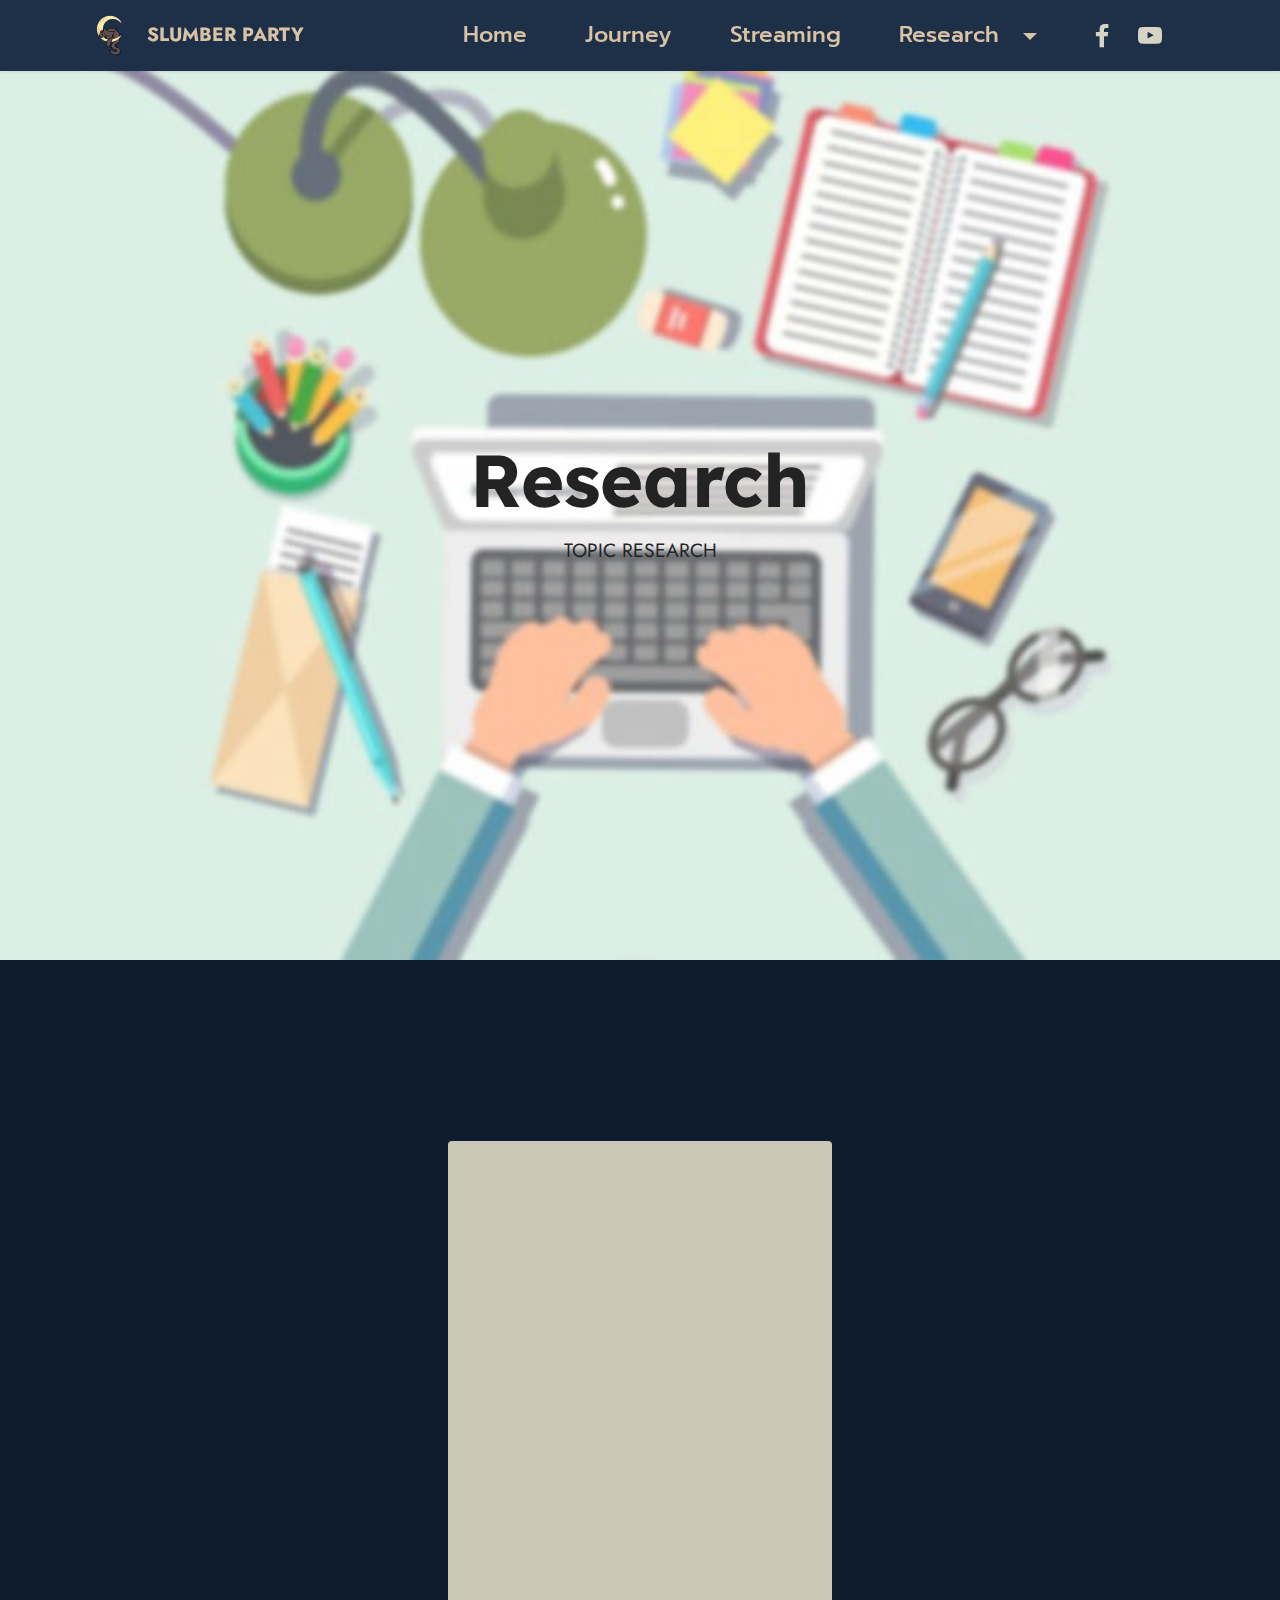
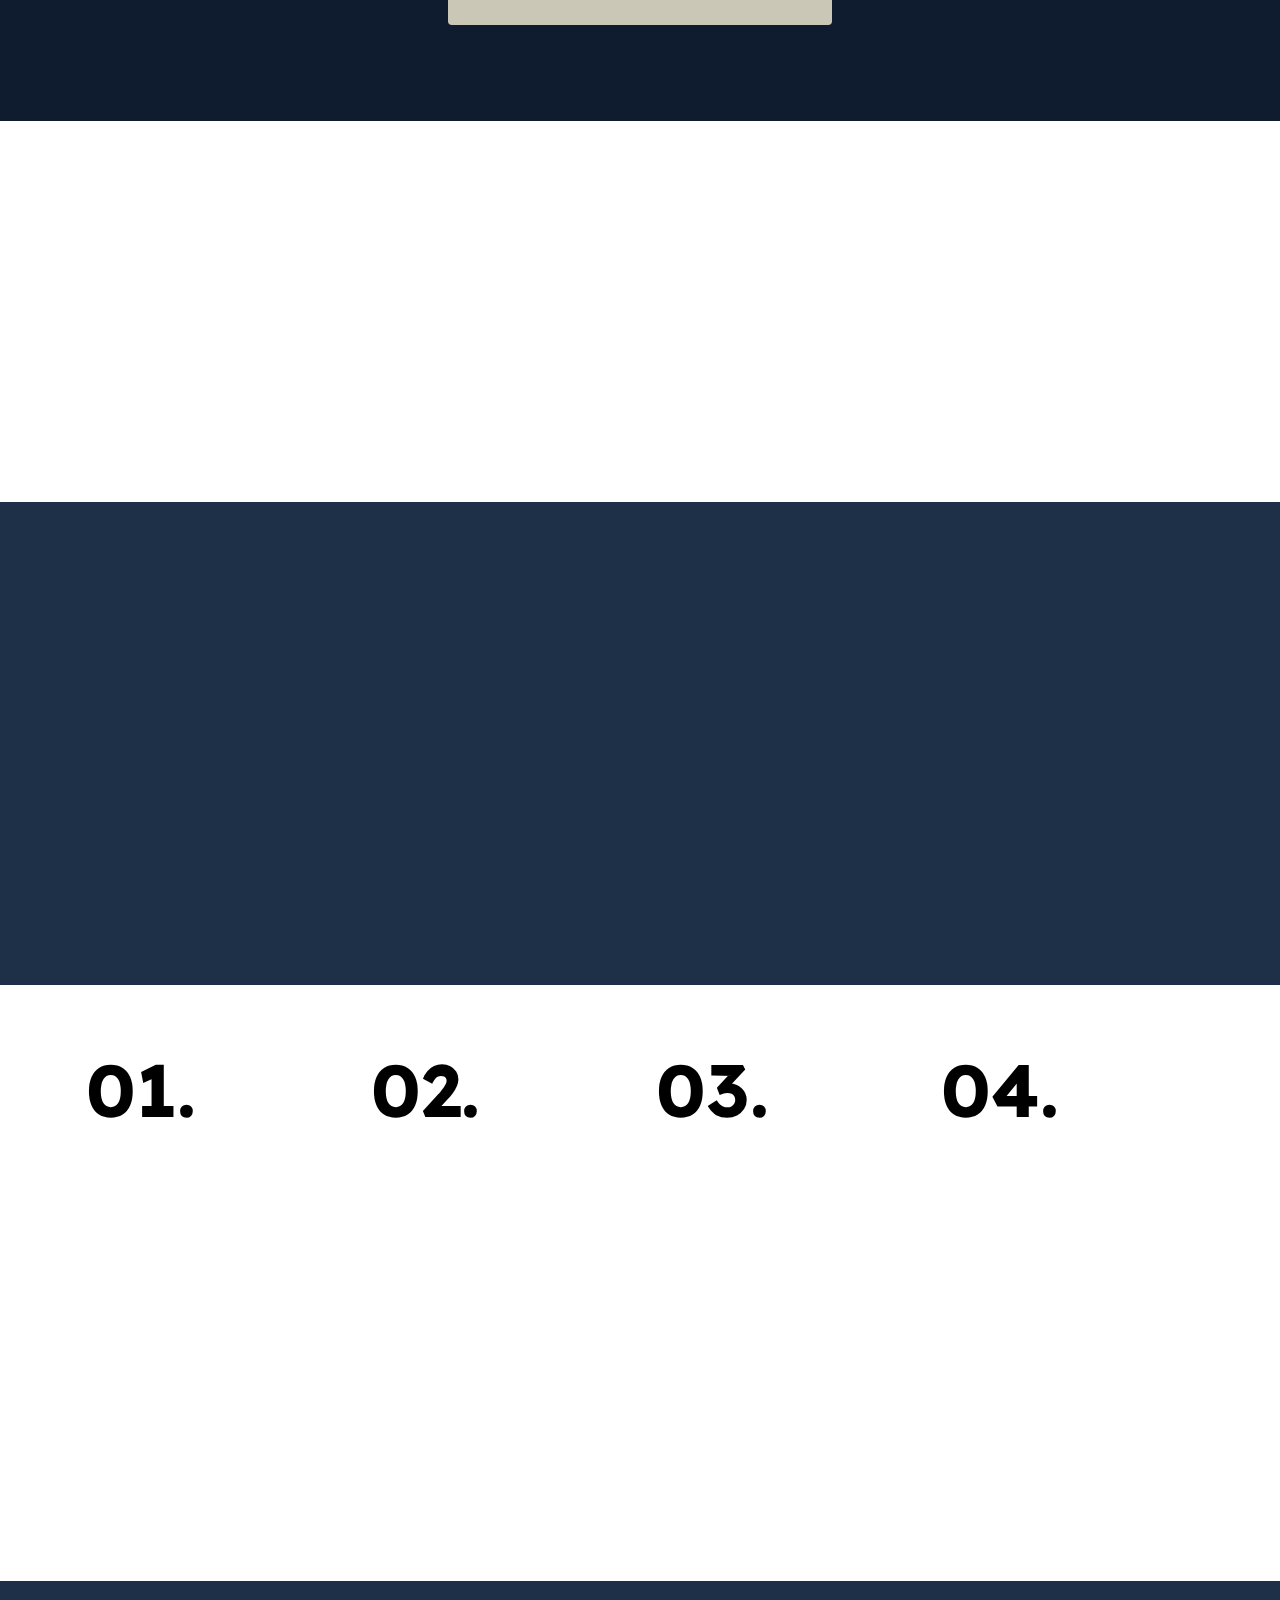
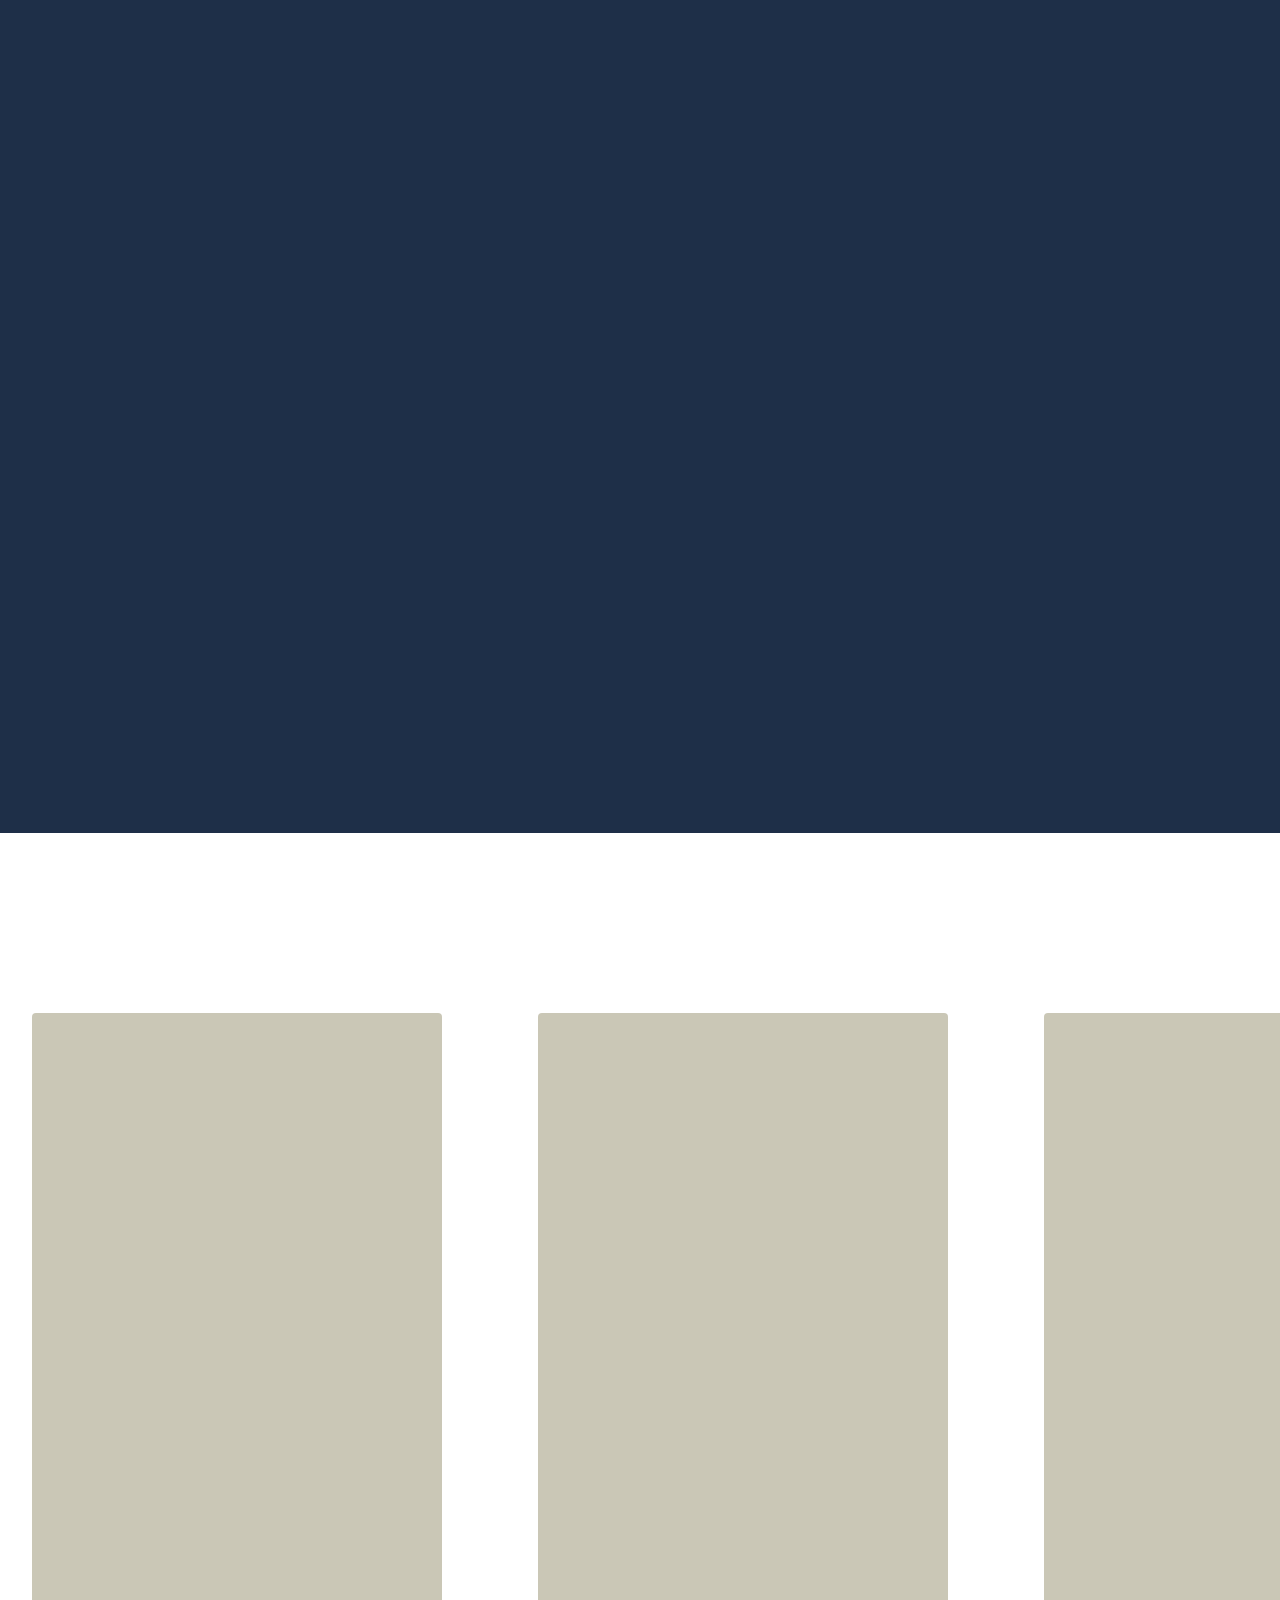
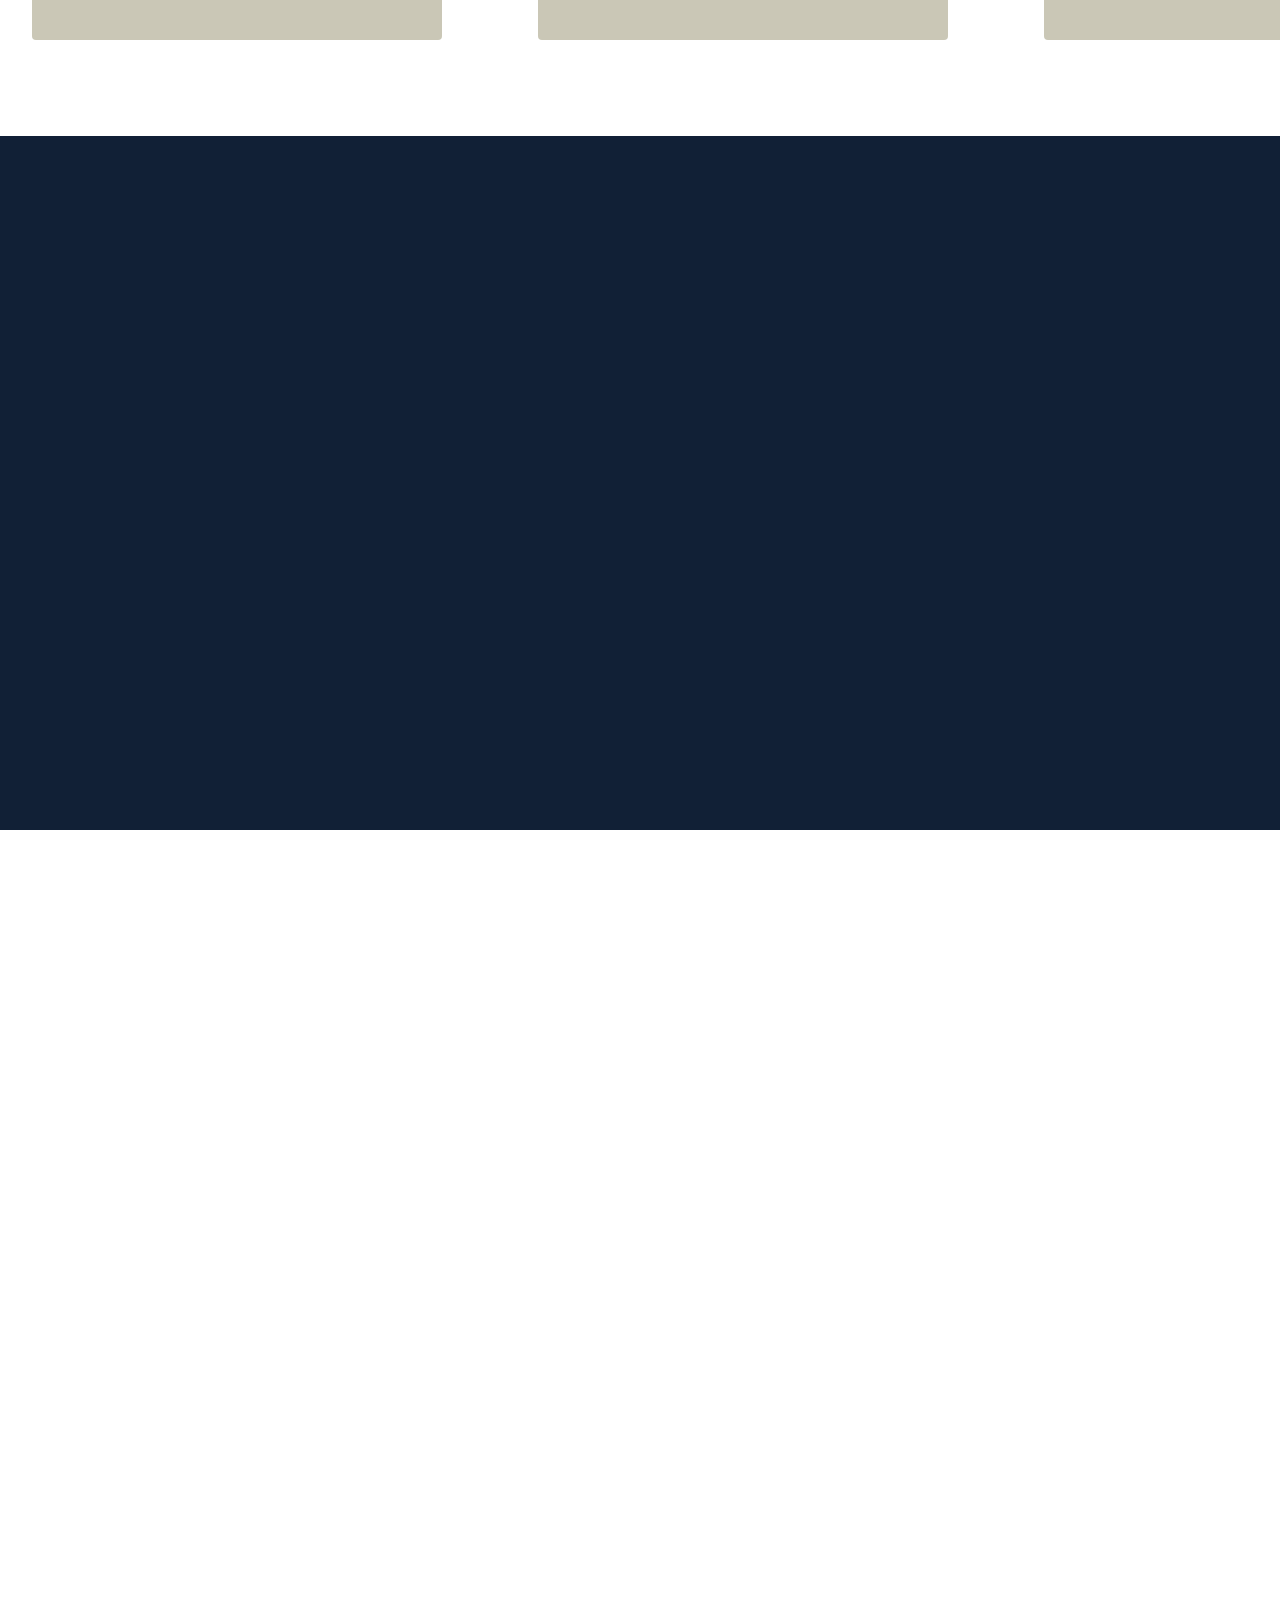
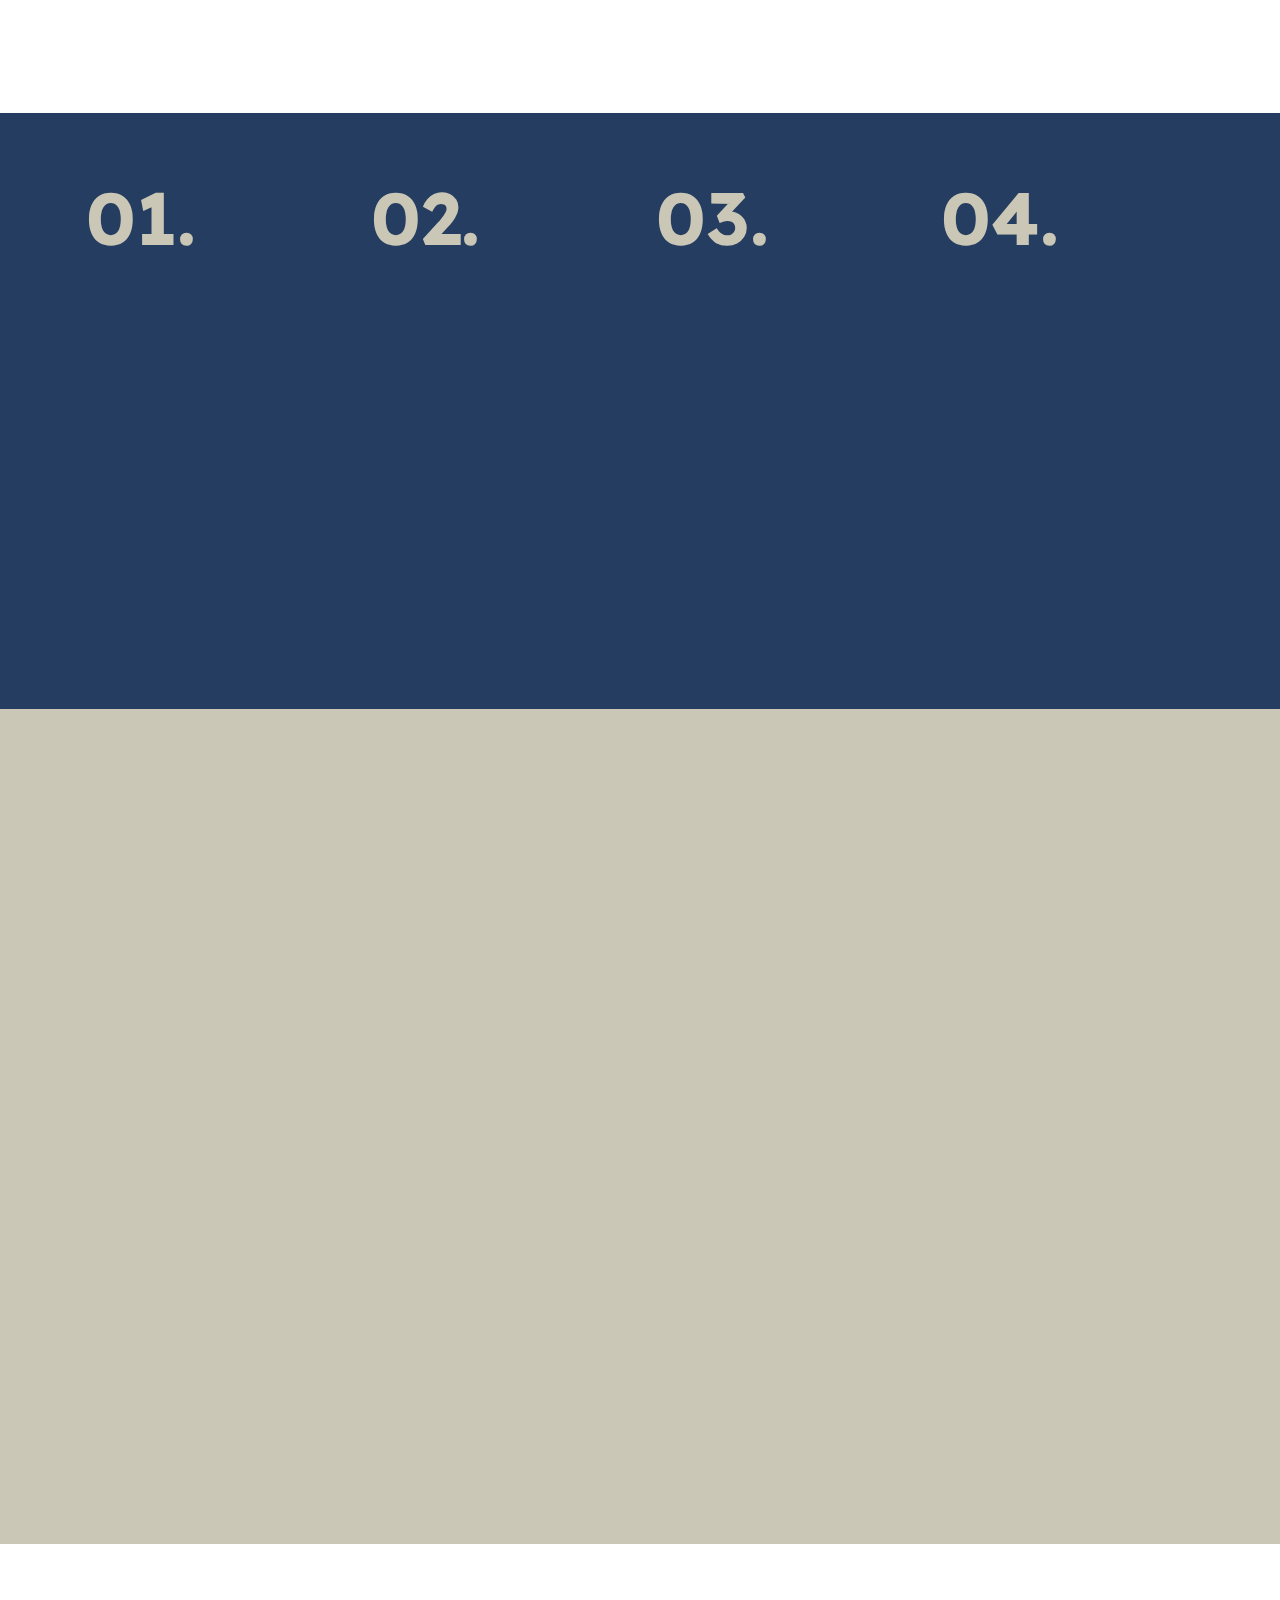
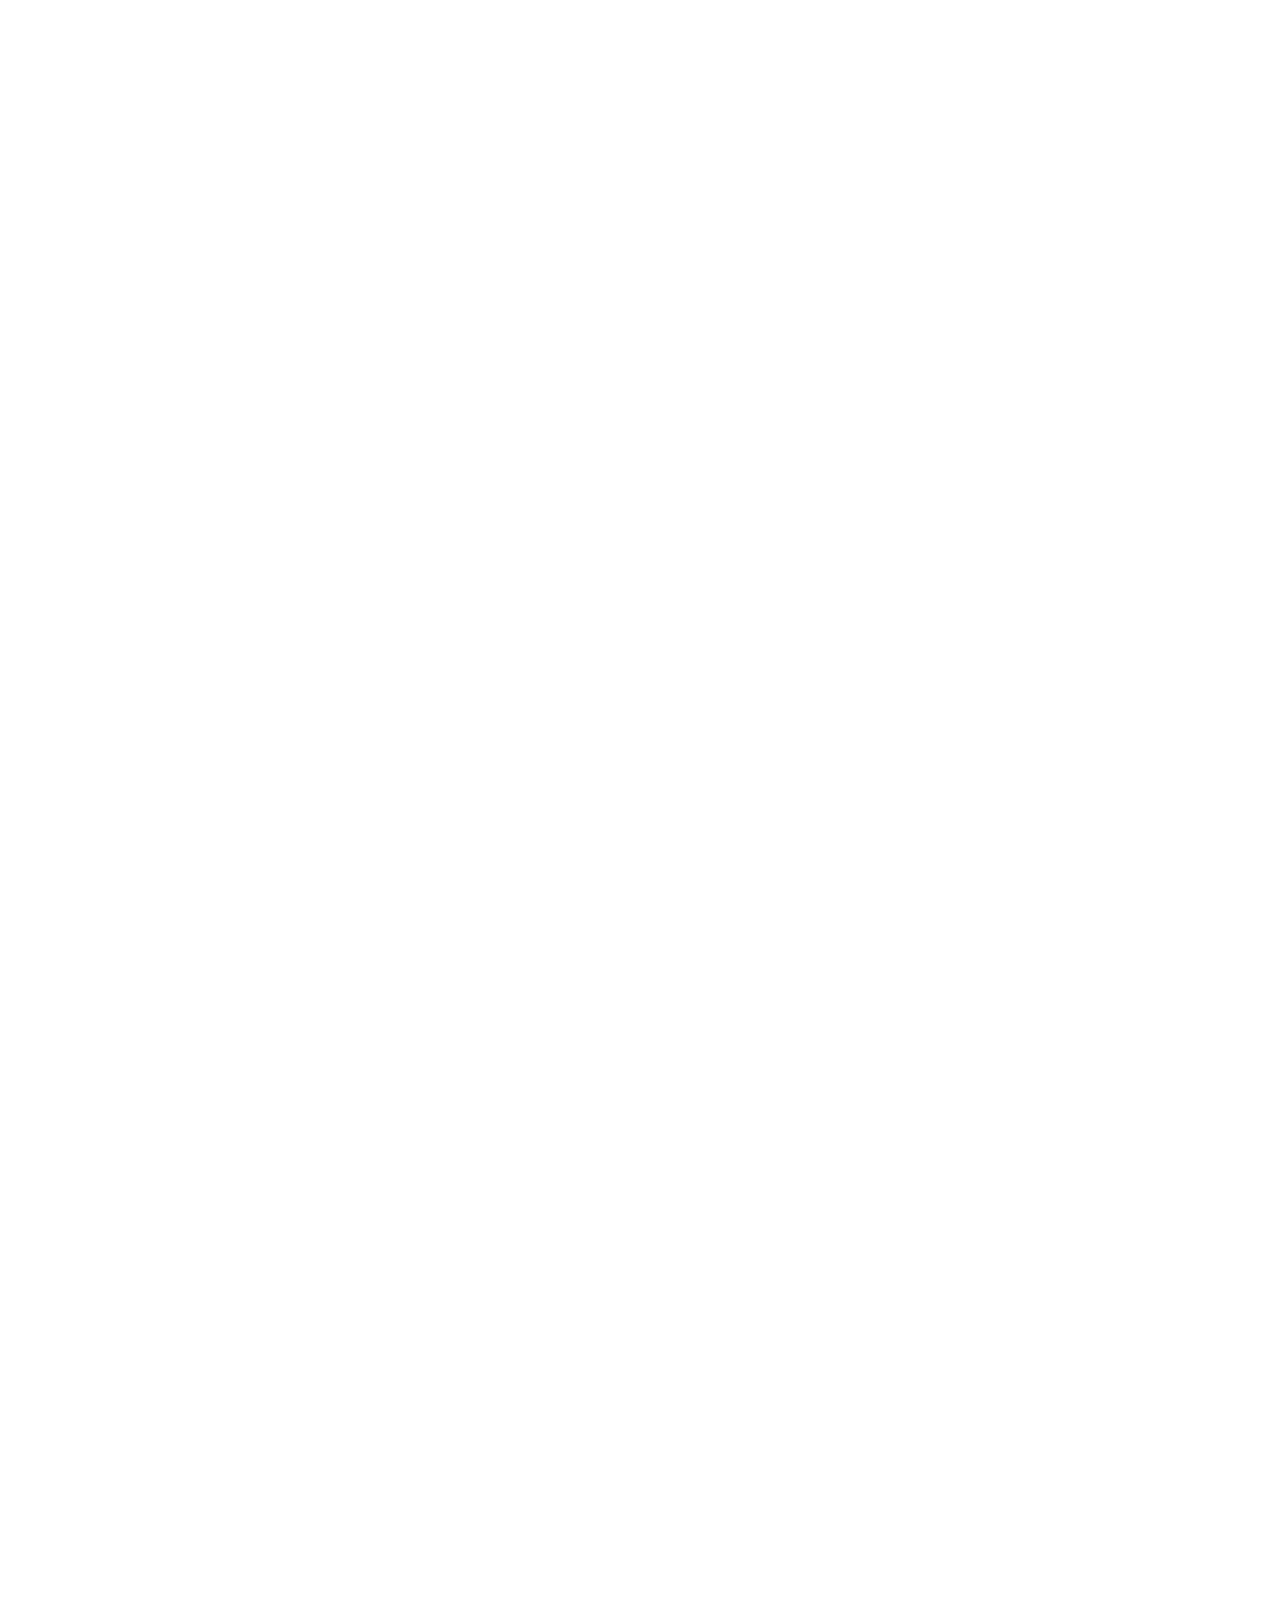
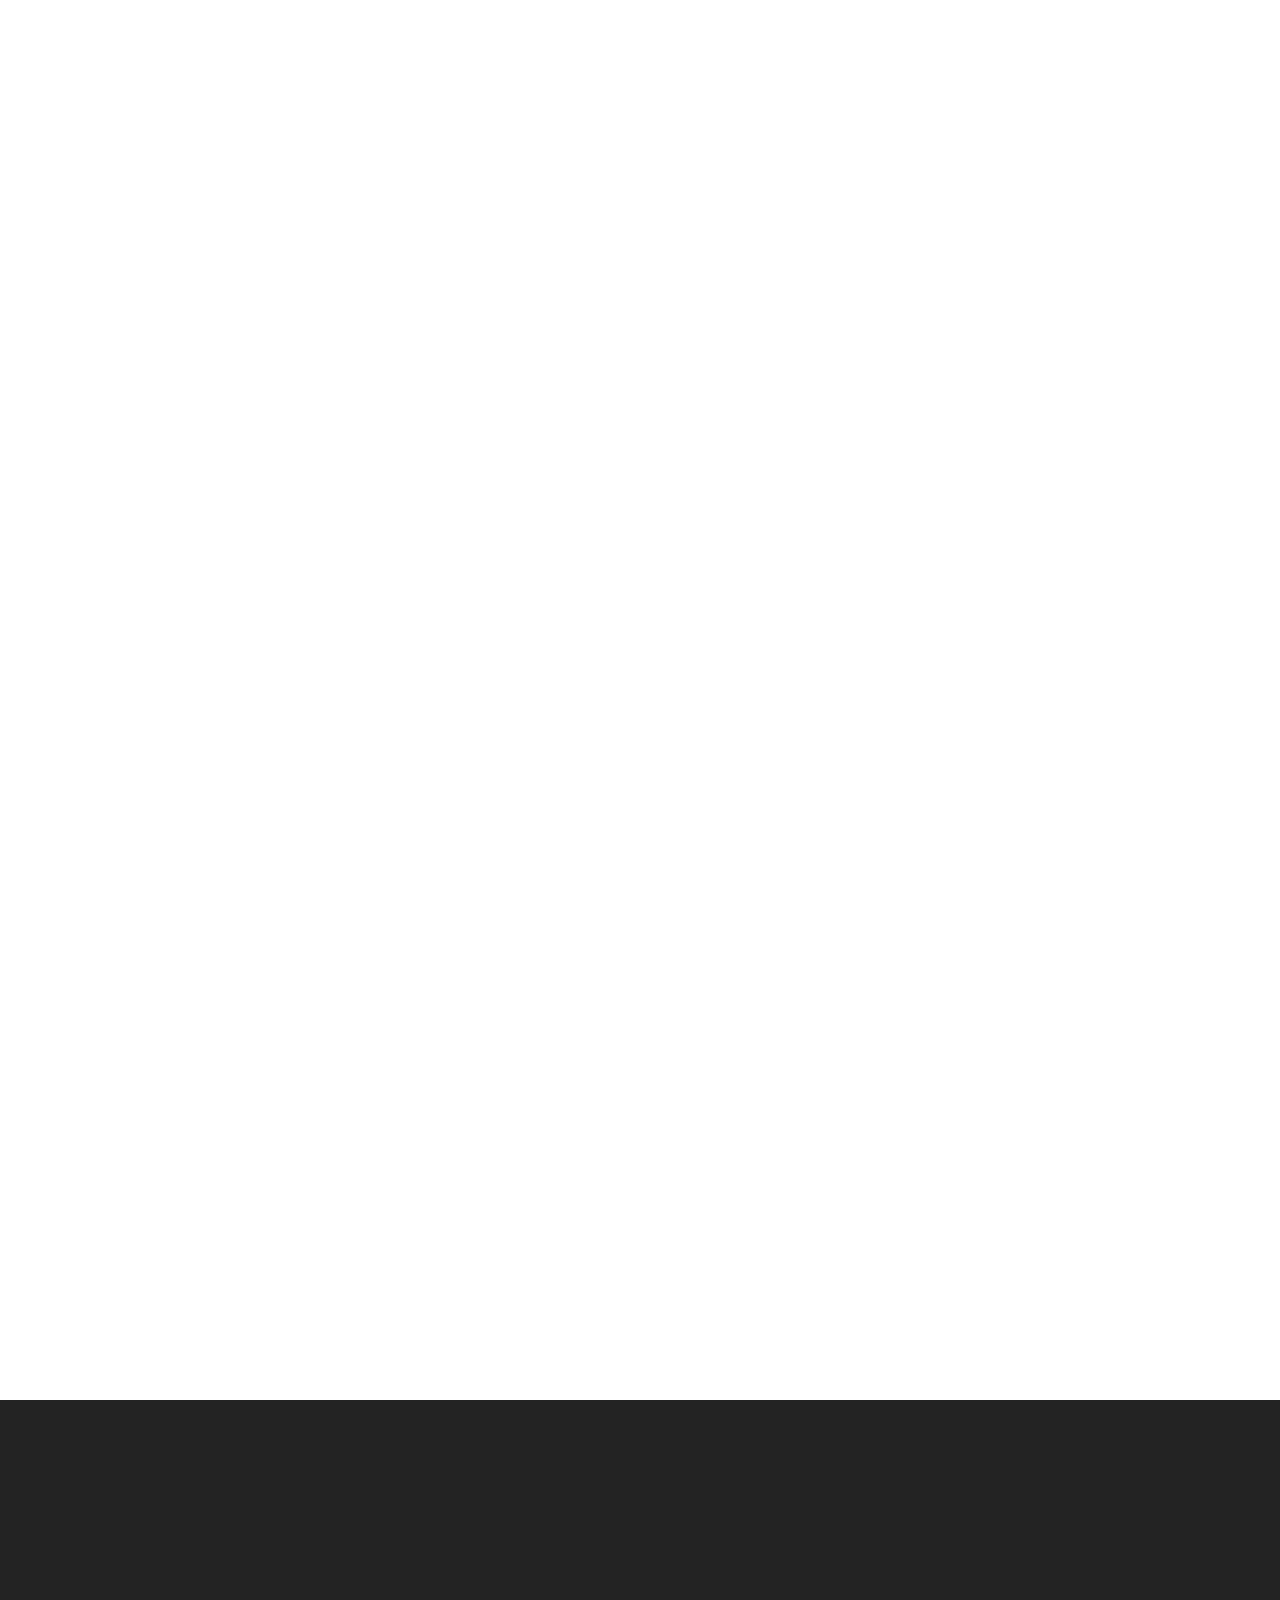
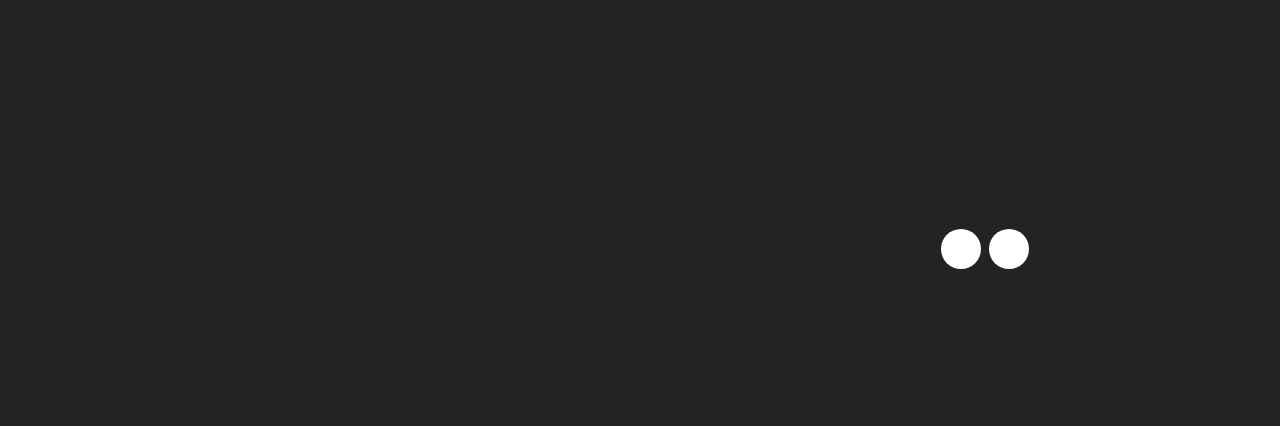
<file: page2.html>
<!DOCTYPE html>
<html  >
<head>
  <meta charset="UTF-8">
  <meta http-equiv="X-UA-Compatible" content="IE=edge">
  <meta name="generator" content="slumberz">
  <meta name="viewport" content="width=device-width, initial-scale=1, minimum-scale=1">
  <link rel="shortcut icon" href="assets/images/slumber3-96x96.png" type="image/x-icon">
  <meta name="description" content="">
  
  
  <title>Page 2</title>
  <link rel="stylesheet" href="assets/web/assets/icons2/icons2.css">
  <link rel="stylesheet" href="assets/bootstrap/css/bootstrap.min.css">
  <link rel="stylesheet" href="assets/bootstrap/css/bootstrap-grid.min.css">
  <link rel="stylesheet" href="assets/bootstrap/css/bootstrap-reboot.min.css">
  <link rel="stylesheet" href="assets/animatecss/animate.css">
  <link rel="stylesheet" href="assets/dropdown/css/style.css">
  <link rel="stylesheet" href="assets/socicon/css/styles.css">
  <link rel="stylesheet" href="assets/theme/css/style.css">
  <link rel="preload" href="https://fonts.googleapis.com/css?family=Lexend:100,200,300,400,500,600,700,800,900&display=swap" as="style" onload="this.onload=null;this.rel='stylesheet'">
  <noscript><link rel="stylesheet" href="https://fonts.googleapis.com/css?family=Lexend:100,200,300,400,500,600,700,800,900&display=swap"></noscript>
  <link rel="preload" href="https://fonts.googleapis.com/css?family=Prompt:100,100i,200,200i,300,300i,400,400i,500,500i,600,600i,700,700i,800,800i,900,900i&display=swap" as="style" onload="this.onload=null;this.rel='stylesheet'">
  <noscript><link rel="stylesheet" href="https://fonts.googleapis.com/css?family=Prompt:100,100i,200,200i,300,300i,400,400i,500,500i,600,600i,700,700i,800,800i,900,900i&display=swap"></noscript>
  <link rel="preload" href="https://fonts.googleapis.com/css?family=Roboto+Flex:400&display=swap" as="style" onload="this.onload=null;this.rel='stylesheet'">
  <noscript><link rel="stylesheet" href="https://fonts.googleapis.com/css?family=Roboto+Flex:400&display=swap"></noscript>
  <link rel="preload" href="https://fonts.googleapis.com/css?family=Jost:100,200,300,400,500,600,700,800,900,100i,200i,300i,400i,500i,600i,700i,800i,900i&display=swap" as="style" onload="this.onload=null;this.rel='stylesheet'">
  <noscript><link rel="stylesheet" href="https://fonts.googleapis.com/css?family=Jost:100,200,300,400,500,600,700,800,900,100i,200i,300i,400i,500i,600i,700i,800i,900i&display=swap"></noscript>
  <link rel="preload" as="style" href="assets/css1/css/mbr-additional.css"><link rel="stylesheet" href="assets/css1/css/mbr-additional.css" type="text/css">

  
  
  
</head>
<body>
  
  <section data-bs-version="5.1" class="menu menu2 cid-tR2dFuZ95T" once="menu" id="menu2-1m">
    
    <nav class="navbar navbar-dropdown navbar-fixed-top navbar-expand-lg">
        <div class="container">
            <div class="navbar-brand">
                <span class="navbar-logo">
                    <a href="index.html">
                        <img src="assets/images/slumber3-96x96.png" alt="logo2" style="height: 3rem;">
                    </a>
                </span>
                <span class="navbar-caption-wrap"><a class="navbar-caption text-success text-primary display-7" href="index.html#header11-1">SLUMBER PARTY</a></span>
            </div>
            <button class="navbar-toggler" type="button" data-toggle="collapse" data-bs-toggle="collapse" data-target="#navbarSupportedContent" data-bs-target="#navbarSupportedContent" aria-controls="navbarNavAltMarkup" aria-expanded="false" aria-label="Toggle navigation">
                <div class="hamburger">
                    <span></span>
                    <span></span>
                    <span></span>
                    <span></span>
                </div>
            </button>
            <div class="collapse navbar-collapse" id="navbarSupportedContent">
                <ul class="navbar-nav nav-dropdown nav-right" data-app-modern-menu="true"><li class="nav-item"><a class="nav-link link text-success display-4" href="index.html#header11-1">Home</a></li>
                    <li class="nav-item"><a class="nav-link link text-success display-4" href="page1.html#header13-c">Journey</a></li>
                    <li class="nav-item"><a class="nav-link link text-success show text-primary display-4" href="page3.html#article05-2u">Streaming</a></li><li class="nav-item dropdown"><a class="nav-link link dropdown-toggle text-success display-4" href="index.html#pricing2-c" data-toggle="dropdown-submenu" data-bs-toggle="dropdown" data-bs-auto-close="outside" aria-expanded="false">Research&nbsp;&nbsp;<br></a><div class="dropdown-menu" aria-labelledby="dropdown-544"><a class="dropdown-item text-success display-4" href="page2.html#team1-1k">WHAT</a><a class="dropdown-item text-success display-4" href="page2.html#content13-1i">Examples</a><a class="dropdown-item text-success display-4" href="page2.html#content8-1t">Effects</a></div>
                    </li></ul>
                <div class="icons-menu">
                    <a class="iconfont-wrapper" href="https://www.youtube.com/watch?v=dQw4w9WgXcQ" target="_blank">
                        <span class="p-2 mbr-iconfont socicon-facebook socicon"></span>
                    </a>
                    <a class="iconfont-wrapper" href="https://www.youtube.com/watch?v=dQw4w9WgXcQ" target="_blank">
                        <span class="p-2 mbr-iconfont socicon-youtube socicon"></span>
                    </a>
                    
                    
                </div>
                
            </div>
        </div>
    </nav>
</section>

<section data-bs-version="5.1" class="header3 cid-tR1PQucFgn mbr-fullscreen" id="header3-1b">

    

    
    <div class="mbr-overlay" style="opacity: 0.2; background-color: rgb(255, 255, 255);"></div>

    <div class="align-center container">
        <div class="row justify-content-center">
            <div class="col-12 col-lg-6">
                <h1 class="mbr-section-title mbr-fonts-style mb-3 display-1"><strong>Research</strong></h1>
                
                <p class="mbr-text mbr-fonts-style display-7">TOPIC RESEARCH</p>
                
            </div>
        </div>
    </div>
</section>

<section data-bs-version="5.1" class="team1 cid-tR27ISV4GS" id="team1-1k">
    

    
    
    <div class="container-fluid">
        <div class="row justify-content-center">
            <div class="col-12">
                <h3 class="mbr-section-title mbr-fonts-style align-center mb-4 display-2"><strong>RESEARHING OUR TOPIC</strong></h3>
                
            </div>
            <div class="col-sm-6 col-lg-4">
                <div class="card-wrap">
                    <div class="image-wrap">
                        <img src="assets/images/sleeping1940-fitmaxwzk3mcw2ntbd-970x650.jpg" alt="sleep">
                    </div>
                    <div class="content-wrap">
                        <h5 class="mbr-section-title card-title mbr-fonts-style align-center m-0 display-5"><strong>What is sleep?</strong></h5>
                        
                        <p class="card-text mbr-fonts-style align-center display-7">
                            Sleep is simply a period and a process of rest that we need to do everyday. It helps our body and brain to rest for us to function properly.  
                        </p>
                        
                        
                    </div>
                </div>
            </div>

            

            

            
        </div>
    </div>
</section>

<section data-bs-version="5.1" class="content9 cid-tR25iZdI5Y" id="content9-1f">
    

    <div class="container">
        <div class="row justify-content-center">
            <div class="counter-container col-md-12 col-lg-10">
                
                <div class="mbr-text mbr-fonts-style display-7">
                    <ol>
                        <li>Sleeping is a process where you lose your consciousness (at least, until you dream) for a certain amount of time, allowing your brain and body to reset.</li>
                        <li>Sleep is a state that we have a different body activity, we are having dreams, we lose our consciousness and it helps our body relax and bring its energy back</li>
                        <li>Sleep is simply your body turning off for the day and it makes you feel out of your body when you are conscious and yet you feel everything around you. It is a part of a daily routine and a way to relax.&nbsp;</li>
                    </ol>
                </div>
            </div>
        </div>
    </div>
</section>

<section data-bs-version="5.1" class="content15 cid-tR27oWXr4M" id="content15-1j">

    

    
    
    <div class="container">
        <div class="row justify-content-center">
            <div class="card col-md-12 col-lg-10">
                <div class="card-wrapper">
                    <div class="card-box align-left">
                        <h4 class="card-title mbr-fonts-style mbr-white mb-3 display-5"><strong>Why is sleep important?&nbsp;</strong></h4>
                        <p class="mbr-text mbr-fonts-style display-7">Sleeping is important because it helps our brain and body to rest and makes us function well. Sleeping also improves our mood, reduces stress, and overall health. In addition to that, sleep helps lessen the risks of serious health problems like heart diseases, stroke, obesity, dementia, and many more.</p>
                        
                    </div>
                </div>
            </div>
        </div>
    </div>
</section>

<section data-bs-version="5.1" class="features23 cid-tR263qk2uM" id="features23-1h">

    

    
    
    <div class="container">
        <div class="card-wrapper">
            <div class="card-box align-left">
                
                
                
            </div>
        </div>
        <!-- col-12 col-md-6 col-lg-4 -->
        <div class="row justify-content-center content-row mt-4">
            <div class="card p-4 p-md-3 col-md-6 col-lg-3">
                <div class="card-box">
                    <div class="title">
                        <span class="num mbr-fonts-style display-1"><strong>01.</strong></span>
                    </div>
                    
                    <p class="mbr-text card-text mbr-fonts-style display-7">
                        Aside from the general idea that it enhances almost every aspect of what your body needs to keep you functioning, from mood, energy, growth, brain performance, and ultimately: health, it’s a necessity because without an adequate sleep schedule, you’re at risk of chronic illnesses.
                    </p>
                </div>
            </div>
            <div class="card p-4 p-md-3 col-md-6 col-lg-3">
                <div class="card-box">
                    <div class="title">
                        <span class="num mbr-fonts-style display-1"><strong>02.</strong></span>
                    </div>
                    
                    <p class="mbr-text card-text mbr-fonts-style display-7">
                        Because sleeping gives us the energy we need to perform daily tasks and resting our body will help with our health also depending on our sleep schedule it may affect our daily life because a more quality sleep helps us be more alert,productive,mood and reduces the chance of getting sick
                    </p>
                </div>
            </div>
            <div class="card p-4 p-md-3 col-md-6 col-lg-3">
                <div class="card-box">
                    <div class="title">
                        <span class="num mbr-fonts-style display-1"><strong>03.</strong></span>
                    </div>
                    
                    <p class="mbr-text card-text mbr-fonts-style display-7">
                        Sleep is important because it helps you maintain your energy for the day it doesn’t make you feel tired and restless during the day.You may not know it, but sleep is very important and it is also a part of having a healthy routine/lifestyle. Sure, practicing to sleep early can be difficult at times but it is better to have a good sleep schedule rather than a messy one.</p>
                </div>
            </div>
            <div class="card p-4 p-md-3 col-md-6 col-lg-3">
                <div class="card-box">
                    <div class="title">
                        <span class="num mbr-fonts-style display-1"><strong>04.</strong></span>
                    </div>
                    
                    <p class="mbr-text card-text mbr-fonts-style display-7">
                        You’re like a battery, once you completed everything you want to do in a day, you get tired and need to rest and recharge for what’s tomorrow to come.
                    </p>
                </div>
            </div>
            
            
            
            
        </div>
    </div>
</section>

<section data-bs-version="5.1" class="content13 cid-tR26zCclP9" id="content13-1i">
    

    
    
    <div class="container">
        <div class="row justify-content-center">
            <div class="col-md-12 col-lg-10">
                <h3 class="mbr-section-title mbr-fonts-style mb-4 display-5"><strong>What are some examples of sleeping disorders?</strong></h3>
            </div>
        </div>
        <div class="row justify-content-center">
            <div class="col-md-12 col-lg-10">
                <div class="row justify-content-center">
                    <div class="col-12 col-lg-6">
                        <ul class="list mbr-fonts-style display-7">
                            <li><strong>Insomnia is a sleeping disorder wherein a person is having a hard time getting a sleep or staying asleep. 
</strong></li><li><strong>Obstructive Sleep Apnoea is a disorder that restricts the breathing ability of a person during their sleep or completely losing the ability to breath during their sleep. 
</strong></li><li><strong>Circadian Rhythm Disorder is a sleeping disorder in which a person does not have control of their sleeping cycle, rendering someone in possession of said disorder unable to sleep or wake up whenever or wherever they please.
</strong></li><li><strong>Parasomnia Sleep Disorder is when someone behaves surprisingly unnatural during their sleep; There are so many things someone can do during a parasomnia episode and some include: walk, talk, eat, move furniture around, clean, or even drive to places.</strong></li>
                        </ul>
                    </div>
                    <div class="col-12 col-lg-6">
                        <ul class="list mbr-fonts-style display-7">
                            <li><strong>Restless legs syndrome (RLS) is a type of sleeping disorder that can also be referred also as  Willis-Ekbom disease. It causes an uncomfortable sensation of having an urge to move our legs while trying to fall asleep
</strong></li><li><strong>Bruxism is a problem which you uncontrollably or unconsciously grind/clench your teeth, may it be during the day (awake bruxism) or night when you sleep (sleep bruxism)</strong></li>
                            <li><strong>Narcolepsy is a condition that makes us have extreme sleepiness during the day and can make us suddenly fall asleep during the day.</strong></li><li><strong>Bruxism is a problem which you uncontrollably or unconsciously grind/clench your teeth, may it be during the day (awake bruxism) or night when you sleep (sleep bruxism)</strong></li>
                        </ul>
                    </div>
                </div>
            </div>
        </div>
    </div>
</section>

<section data-bs-version="5.1" class="slider4 mbr-embla cid-tRBNvNA43n" id="slider4-1r">
    
    
    <div class="position-relative text-center">
        <div class="mbr-section-head">
            <h4 class="mbr-section-title mbr-fonts-style align-center mb-0 display-2"><strong>Effects of having a good/healthy sleep?&nbsp;</strong></h4>
            
        </div>
        <div class="embla mt-4" data-skip-snaps="true" data-align="center" data-contain-scroll="trimSnaps" data-auto-play-interval="5" data-draggable="true">
            <div class="embla__viewport container-fluid">
                <div class="embla__container">
                    
                    <div class="embla__slide slider-image item active" style="margin-left: 3rem; margin-right: 3rem;">
                        <div class="slide-content">
                            <div class="item-wrapper">
                                <div class="item-img">
                                    <img src="assets/images/sleep-photo-1000x667.jpeg" alt="Sleep1" data-slide-to="0" data-bs-slide-to="0">
                                </div>
                            </div>
                            <div class="item-content">
                                
                                
                                <p class="mbr-text mbr-fonts-style mt-3 display-7">Having a good healthy sleep provides us with an improved mental function, reduces illnesses, replenishes our energy, restores our immune system, provides a healthy heart, and many more. </p>
                            </div>
                            
                        </div>
                    </div><div class="embla__slide slider-image item" style="margin-left: 3rem; margin-right: 3rem;">
                        <div class="slide-content">
                            <div class="item-wrapper">
                                <div class="item-img">
                                    <img src="assets/images/sleep4-820x615.jpeg" alt="Sleep4" data-slide-to="1" data-bs-slide-to="1">
                                </div>
                            </div>
                            <div class="item-content">
                                
                                
                                <p class="mbr-text mbr-fonts-style mt-3 display-7">Having a certain sleep schedule can have big effects in our daily lives mentally and physically. A good and healthy sleep can help us get a proper day a head of us. It can improve our proactiveness and help us physically.<br></p>
                            </div>
                            
                        </div>
                    </div><div class="embla__slide slider-image item" style="margin-left: 3rem; margin-right: 3rem;">
                        <div class="slide-content">
                            <div class="item-wrapper">
                                <div class="item-img">
                                    <img src="assets/images/student-reading-1200x628-facebook-1000x523.jpeg" alt="Sleep3" data-slide-to="2" data-bs-slide-to="2">
                                </div>
                            </div>
                            <div class="item-content">
                                
                                
                                <p class="mbr-text mbr-fonts-style mt-3 display-7">Having a good/healthy sleep schedule results to nothing but good, as i’ve previously mentioned, sleeping is necessary because it improves, brain development, growth, puts you in less risk of certain diseases, ETC.</p>
                            </div>
                            
                        </div>
                    </div>
                    
                    <div class="embla__slide slider-image item" style="margin-left: 3rem; margin-right: 3rem;">
                        <div class="slide-content">
                            <div class="item-wrapper">
                                <div class="item-img">
                                    <img src="assets/images/how-to-sleep-through-the-night-thumb-1000x663.jpeg" alt="Sleep2" data-slide-to="3" data-bs-slide-to="3">
                                </div>
                            </div>
                            <div class="item-content">
                                
                                
                                <p class="mbr-text mbr-fonts-style mt-3 display-7">Having enough sleep makes you feel energetic and full for the day, you don’t feel tired and restless you just feel so capable for the day and especially if you’re prone to one, it’s been studied that people that naturally struggle with self-control are strongly impacted by low-qualty sleep. <br></p>
                            </div>
                            
                        </div>
                    </div>
                </div>
            </div>
            <button class="embla__button embla__button--prev">
                <span class="mobi-mbri mobi-mbri-arrow-prev mbr-iconfont" aria-hidden="true"></span>
                <span class="sr-only visually-hidden visually-hidden">Previous</span>
            </button>
            <button class="embla__button embla__button--next">
                <span class="mobi-mbri mobi-mbri-arrow-next mbr-iconfont" aria-hidden="true"></span>
                <span class="sr-only visually-hidden visually-hidden">Next</span>
            </button>
        </div>
    </div>
</section>

<section data-bs-version="5.1" class="content8 cid-tRBPYTj1yL" id="content8-1t">
    
    <div class="container">
        <div class="row justify-content-center">
            <div class="counter-container col-md-12 col-lg-10">
                <h4 class="mbr-section-title mbr-fonts-style mb-4 display-5">Effects of having unhealthy sleep or not getting enough sleep?&nbsp;</h4>
                <div class="mbr-text mbr-fonts-style display-7">
                    <ul>
                        <li>Having an unhealthy sleep can greatly impact our health negatively, it can make us prone to illnesses like cancer, obesity, heart illnesses, cancer, and diabetes. Having an unhealthy sleep or not getting enough sleep also affects how productive we can be during the day and for us to function well is less likely.&nbsp;</li>
                        <li>&nbsp;Having an unhealthy sleep or not getting enough sleep affects you both mentally and physically. I've talked about the latter, but furthermore about the prior; Research shows that a deficiency in sleep can result in lack of problem solving skills, inability to control your behavior, and trouble coping with change.&nbsp;&nbsp;</li>
                        <li>The effect of having an unhealthy sleep may lead to a bad day because of the mental and physical strain. The less sleep we get the less our body can do its job. It can greatly impact our health.
</li><li>It’s the complete opposite of having enough sleep, not only would you feel tired you would also feel so restless and you would have very low energy and be less lifeful during your work.</li><li>More procrastination! I mentioned it before so, if you do really suffer from procrastination, it will really worsen over time. You get to feel laziness the whole day and there is a high possibility that you could sleep late.&nbsp;</li>
                    </ul>
                </div>
            </div>
        </div>
    </div>
</section>

<section data-bs-version="5.1" class="content13 cid-tRBSpPAMlc" id="content13-1u">
    

    
    
    <div class="container">
        <div class="row justify-content-center">
            <div class="col-md-12 col-lg-10">
                <h3 class="mbr-section-title mbr-fonts-style mb-4 display-5"><strong>What are the factors/reasons for a healthy sleeping habits/ schedule?</strong></h3>
            </div>
        </div>
        <div class="row justify-content-center">
            <div class="col-md-12 col-lg-10">
                <div class="row justify-content-center">
                    <div class="col-12 col-lg-6">
                        <ul class="list mbr-fonts-style display-7">
                            <li>Some people have better or healthy sleeping habits due to their habits and environment. For habits, some people really create their daily routine. rules and follow them completely. For the environment, people with a healthy sleep are most likely to have a quiet, comfortable and more of a stress free environment when they can really have a good rest. In addition to that, genetics also play a role in sleeping, it determines some sleeping disorder or if you're either a heavy sleeper or a light one.&nbsp;&nbsp;</li>
                            <li><span style="font-size: 1.2rem;">Less prone to sickness, lower your risk for serious health issues, such as diabetes and heart disease and many more, although I wouldn’t bother adding them everything but a healthy sleep habit makes your life less miserable.&nbsp;</span><br></li><li>They may or may have a better lifestyle than most people and they act accordingly on how they should be living how life should be.</li>
                        </ul>
                    </div>
                    <div class="col-12 col-lg-6">
                        <ul class="list mbr-fonts-style display-7">
                            <li>Some of the main factors and reasons for a healthy sleep habit and schedule can be found when you take in someone’s brain wave activity into account, if someone has had healthy lifestyle choices, they most likely have a perfectly healthy sleep habit.</li>
                            <li>The possible main factors of a healthy sleeping habit is having a good habit. For example you have the discipline to make yourself stop doing anything that can make you stay awake at a certain time or just really make yourself sleep. It can also be your surroundings that can affect you. Having a silent and calm environment can make you easily fall asleep</li><li>So you could have an excellent and healthy routine and having a good sleep schedule isn't a requirement, but it is better to practice a healthy sleep schedule.&nbsp;</li>
                        </ul>
                    </div>
                </div>
            </div>
        </div>
    </div>
</section>

<section data-bs-version="5.1" class="features23 cid-tRC2B3LIS7" id="features23-1y">

    

    
    
    <div class="container">
        <div class="card-wrapper">
            <div class="card-box align-left">
                
                
                
            </div>
        </div>
        <!-- col-12 col-md-6 col-lg-4 -->
        <div class="row justify-content-center content-row mt-4">
            <div class="card p-4 p-md-3 col-md-6 col-lg-3">
                <div class="card-box">
                    <div class="title">
                        <span class="num mbr-fonts-style display-1"><strong>01.</strong></span>
                    </div>
                    
                    <p class="mbr-text card-text mbr-fonts-style display-7">
                        Some long term effects of good/healthy sleep are: Lowers the risk of health problems, helps you stay in a healthy weight in the long run, increases the chance of being overall healthy when you get older. Some short term effects of good/healthy sleep are: improve mood, productivity and functionable, and it also reduces stress. 
                    </p>
                </div>
            </div>
            <div class="card p-4 p-md-3 col-md-6 col-lg-3">
                <div class="card-box">
                    <div class="title">
                        <span class="num mbr-fonts-style display-1"><strong>02.</strong></span>
                    </div>
                    
                    <p class="mbr-text card-text mbr-fonts-style display-7">
                        Because sleeping gives us the energy we need to perform daily tasks and resting our body will help with our health also depending on our sleep schedule it may affect our daily life because a more quality sleep helps us be more alert,productive,mood and reduces the chance of getting sick
                    </p>
                </div>
            </div>
            <div class="card p-4 p-md-3 col-md-6 col-lg-3">
                <div class="card-box">
                    <div class="title">
                        <span class="num mbr-fonts-style display-1"><strong>03.</strong></span>
                    </div>
                    
                    <p class="mbr-text card-text mbr-fonts-style display-7">
                        Sleep is important because it helps you maintain your energy for the day it doesn’t make you feel tired and restless during the day.You may not know it, but sleep is very important and it is also a part of having a healthy routine/lifestyle. Sure, practicing to sleep early can be difficult at times but it is better to have a good sleep schedule rather than a messy one.</p>
                </div>
            </div>
            <div class="card p-4 p-md-3 col-md-6 col-lg-3">
                <div class="card-box">
                    <div class="title">
                        <span class="num mbr-fonts-style display-1"><strong>04.</strong></span>
                    </div>
                    
                    <p class="mbr-text card-text mbr-fonts-style display-7">
                       You're like a battery; once you've completed everything you want to do in a day, you get tired and need to rest and recharge for what's to come tomorrow.
                    </p>
                </div>
            </div>
            
            
            
            
        </div>
    </div>
</section>

<section data-bs-version="5.1" class="content13 cid-tRC8cGjStI" id="content13-1z">
    

    
    
    <div class="container">
        <div class="row justify-content-center">
            <div class="col-md-12 col-lg-10">
                <h3 class="mbr-section-title mbr-fonts-style mb-4 display-5">
                    <strong>Frequently asked questions</strong>
                </h3>
            </div>
        </div>
        <div class="row justify-content-center">
            <div class="col-md-12 col-lg-10">
                <div class="row justify-content-center">
                    <div class="col-12 col-lg-6">
                        <ul class="list mbr-fonts-style display-7">
                            <li>The long term effects of unhealthy sleep is a deleterious health and an increase of chance of dying, on the other hand, its short term effects are stress, mood disorders, low productivity and activeness and overall produces a poor performance.&nbsp;</li>
                            <li><strong>&nbsp;</strong>The long term effects of an unhealthy sleep schedule are developing chronic illnesses (ie. heart and cardiovascular diseases, obesity, &amp; type 2 diabetes), and some of the short term effects are dwindling moods, behavioral problems, and emotional distress.&nbsp;</li>
                            <li><strong>How to install more extensions?</strong><br>Open the main menu in the app and find the
                                Extensions
                                tab. Click on it to open the Extensions list.</li>
                        </ul>
                    </div>
                    <div class="col-12 col-lg-6">
                        <ul class="list mbr-fonts-style display-7">
                            <li>There are a lot of unhealthy things that could possibly happen to you if you have a very unhealthy sleep schedule, most common are diseases but let’s look at your performance during the day. First is you will be most likely to be very low on energy second is you would be tired and restless, third is you would most likely to be less productive during the day and you won’t be able to do the things you want to do because your body wants the most is sleep and it’s making you do it voluntarily.</li>
                            <li>Just like everyone else's answers, there are different types of long and short terms of having an unhealthy sleep schedule. So I'll cut to the chase, it will cause you to have a sour mood about nearly everything for no particular reason.</li><li>Will be on the risk of having diabetes, obesity, hypertension, depression, heart attack, and stroke:</li>
                        </ul>
                    </div>
                </div>
            </div>
        </div>
    </div>
</section>

<section data-bs-version="5.1" class="content14 cid-tRC9b0ATA3" id="content14-21">
    

    
    
    
    <div class="container">
        <div class="row justify-content-center">
            <div class="col-md-12 col-lg-10">
                    <h3 class="mbr-section-title mbr-fonts-style mb-4 display-5">
                        <strong>Frequently asked questions</strong>
                    </h3>
                <ul class="list mbr-fonts-style display-7">
                    <li><span style="font-size: 1.2rem;">Professional, C. C. M. (n.d.). Sleep. Cleveland Clinic.<a href="https://my.clevelandclinic.org/health/articles/12148-sleep-basics" class="text-success" target="_blank"> https://my.clevelandclinic.org/health/articles/12148-sleep-basics</a></span></li><li><span style="font-size: 1.2rem;"><br></span>Sleep medicine. (n.d.). Atrium Health Wake Forest Baptist. <a href="https://www.wakehealth.edu/specialty/s/sleep-medicine" class="text-success" style="font-size: 1.2rem;">https://www.wakehealth.edu/specialty/s/sleep-medicine</a></li><li><span style="font-size: 1.2rem;">Good sleep for good health. (2022, July 15). NIH News in Health. <a href="https://newsinhealth.nih.gov/2021/04/good-sleep-good-health#:~:text=Good%20sleep%20improves%20your%20brain,stroke%20to%20obesity%20and%20dementia." class="text-success">https://newsinhealth.nih.gov/2021/04/good-sleep-good-health#:~:text=Good%20sleep%20improves%20your%20brain,stroke%20to%20obesity%20and%20dementia.</a></span></li><li><span style="font-size: 1.2rem;">Get enough sleep - MyHealthFinder | Health.gov. (2021, August 1). <a href="https://newsinhealth.nih.gov/2021/04/good-sleep-good-health#:~:text=Good%20sleep%20improves%20your%20brain,stroke%20to%20obesity%20and%20dementia." class="text-success">https://health.gov/myhealthfinder/healthy-living/mental-health-and-relationships/get-enough-sleep</a></span></li><li><span style="font-size: 1.2rem;">Common sleep disorders. (2019, January 31). The Sleep Health Foundation. <a href="https://www.sleephealthfoundation.org.au/common-sleep-disorders.html" class="text-success">https://www.sleephealthfoundation.org.au/common-sleep-disorders.html</a></span></li><li><span style="font-size: 1.2rem;">Summer, J., &amp; Summer, J. (2023). 8 Health benefits of sleep. Sleep Foundation. <a href="https://www.sleephealthfoundation.org.au/common-sleep-disorders.html" class="text-success" target="_blank">https://www.sleepfoundation.org/how-sleep-works/benefits-of-sleep</a></span></li><li><span style="font-size: 1.2rem;">Health risks of poor sleep. (n.d.). Johns Hopkins Medicine. <a href="https://www.hopkinsmedicine.org/health/wellness-and-prevention/health-risks-of-poor-sleep#:~:text=However%2C%20 chronic%20 poor%20sleep%20 may,Sleep%20Disorders" class="text-success" target="_blank">https://www.hopkinsmedicine.org/health/wellness-and-prevention/health-risks-of-poor-sleep#:~:text=However%2C%20 chronic%20 poor%20sleep%20 may,Sleep%20Disorders</a></span></li><li><span style="font-size: 1.2rem;">Warner, J. (2022, March 2). What makes someone a light or heavy sleeper? EverydayHealth.com. <a href="https://www.everydayhealth.com/sleep/light-sleepers-vs-heavy-sleepers.aspx#:~:text=%E2%80%9CIt%20might%20be%20some%20sort,quality%20of%20sleep%20you%20get." class="text-success">https://www.everydayhealth.com/sleep/light-sleepers-vs-heavy-sleepers.aspx#:~:text=%E2%80%9CIt%20might%20be%20some%20sort,quality%20of%20sleep%20you%20get.</a></span></li><li><span style="font-size: 1.2rem;">Pacheco, D., &amp; Pacheco, D. (2022). How is sleep quality calculated? Sleep Foundation. <a href="https://www.sleepfoundation.org/sleep-hygiene/how-is-sleep-quality-calculated" class="text-success" target="_blank">https://www.sleepfoundation.org/sleep-hygiene/how-is-sleep-quality-calculated</a></span></li><li><span style="font-size: 1.2rem;">Medic, G., Wille, M., &amp; Hemels, M. (2017). Short- and long-term health consequences of sleep disruption. Nature and Science of Sleep, Volume 9, 151–161. <a href="https://doi.org/10.2147/nss.s134864" class="text-success" target="_blank">https://doi.org/10.2147/nss.s134864</a></span></li><li><span style="font-size: 1.2rem;">CDC.gov. (2023, July 18). Sleep and Health. Centers for Disease Control and Prevention. <a href="https://www.cdc.gov/healthyschools/sleep.htm#:~:text=Students%20should%20get%20the%20proper,poor%20mental%20health%2C%20and%20injuries." class="text-success">https://www.cdc.gov/healthyschools/sleep.htm#:~:text=Students%20should%20get%20the%20proper,poor%20mental%20health%2C%20and%20injuries.</a></span>body parts of pages.</li><li><span style="font-size: 1.2rem;">Noë, A. (2016, December 9). Are we conscious during dreamless sleep? NPR. <a href="https://www.npr.org/sections/13.7/2016/12/09/504793168/" class="text-success">https://www.npr.org/sections/13.7/2016/12/09/504793168/</a></span></li><li><span style="font-size: 1.2rem;">Professional, C. C. M. (n.d.). Sleep. Cleveland Clinic. <a href="https://my.clevelandclinic.org/health/articles/12148-sleep-basics" class="text-success" target="_blank">https://my.clevelandclinic.org/health/articles/12148-sleep-basics</a></span></li><li><span style="font-size: 1.2rem;">Good sleep for good health. (2022, July 15). NIH News in Health. <a href="https://newsinhealth.nih.gov/2021/04/good-sleep-good-health#:~" class="text-success">https://newsinhealth.nih.gov/2021/04/good-sleep-good-health#:~</a></span></li><li><span style="font-size: 1.2rem;">National Library of Medicine. (n.d.). Sleep disorders. MedlinePlus. <a href="https://medlineplus.gov/sleepdisorders.html#:~:text=Hypersomnia" class="text-success">https://medlineplus.gov/sleepdisorders.html#:~:text=Hypersomnia</a></span></li><li><span style="font-size: 1.2rem;">Sound Sleep Health. (2020). Parasomnia: 5 Interesting Facts You Didn't know. Sound Sleep Health. <a href="https://www.soundsleephealth.com/parasomnia-5-interesting-facts-you-didnt-know" class="text-success">https://www.soundsleephealth.com/parasomnia-5-interesting-facts-you-didnt-know</a></span></li><li><span style="font-size: 1.2rem;">How sleep affects your health | NHLBI, NIH. (2022, June 15). NHLBI, NIH. <a href="https://www.nhlbi.nih.gov/health/sleep-deprivation/health-effects" class="text-success">https://www.nhlbi.nih.gov/health/sleep-deprivation/health-effects</a></span></li><li><span style="font-size: 1.2rem;">Warner, J. (2022, March 2). What makes someone a light or heavy sleeper? Everyday Health&nbsp;</span><a href="https://www.everydayhealth.com/sleep/light-sleepers-vs-heavy-sleepers.aspx#:~:text" class="text-success">https://www.everydayhealth.com/sleep/light-sleepers-vs-heavy-sleepers.aspx#:~:text</a></li><li><span style="font-size: 1.2rem;">Get enough sleep - MyHealthFinder | Health.gov. (2021, August 1). <a href="https://health.gov/myhealthfinder/healthy-living/mental-health-and-relationships" class="text-success">https://health.gov/myhealthfinder/healthy-living/mental-health-and-relationships</a></span></li><li><span style="font-size: 1.2rem;">Brain basics: Understanding sleep. (n.d.). National Institute of Neurological Disorders and Stroke.</span><a href="https://www.ninds.nih.gov/health-information/public-education/brain-basics/" class="text-success">https://www.ninds.nih.gov/health-information/public-education/brain-basics/</a></li><li><span style="font-size: 1.2rem;">Creveling, M. (2023). How Important is Sticking to a Sleep Schedule, Really? Sleep.com. <a href="https://www.sleep.com/sleep-health/sleep-schedule#:~:text=Research%20suggests%20that%20maintaining%20a,lower%20risk%20of%20heart%20disease." class="text-success">https://www.sleep.com/sleep-health/sleep-schedule#:~:text=Research%20suggests%20that%20maintaining%20a,lower%20risk%20of%20heart%20disease.</a></span></li><li><span style="font-size: 1.2rem;">How sleep deprivation impacts mental health. (2022, March 16). Columbia University Department of Psychiatry.</span><a href="https://www.columbiapsychiatry.org/news/how-sleep-deprivation-affects-your-mental-health#:~:" class="text-success">https://www.columbiapsychiatry.org/news/how-sleep-deprivation-affects-your-mental-health#:~:</a></li><li><span style="font-size: 1.2rem;">Medic, G., Wille, M., &amp; Hemels, M. (2017). Short- and long-term health consequences of sleep disruption. Nature and Science of Sleep, Volume 9, 151–161. https://www.dovepress.com/short--and-long-term-health-consequences-of-sleep-disruption-</span>Sleep disorders - Symptoms and causes - Mayo Clinic. (2019, August 10). Mayo Clinic. <a href="https://www.mayoclinic.org/diseases-conditions/sleep-disorders/symptoms-causes/syc-20354018" class="text-success">https://www.mayoclinic.org/diseases-conditions/sleep-disorders/symptoms-causes/syc-20354018</a></li><li><span style="font-size: 1.2rem;">Science of Sleep: What is Sleep? (n.d.). Sleep Medicine.</span><a href="https://sleep.hms.harvard.edu/education-training/public-education/sleep-and-health-education-program/sleep-health-education-47" class="text-success">https://sleep.hms.harvard.edu/education-training/public-education/sleep-and-health-education-program/sleep-health-education-47</a></li><li><span style="font-size: 1.2rem;">Pacheco, D., &amp; Pacheco, D. (2023). Why do we need sleep? Sleep Foundation. <a href="https://www.sleepfoundation.org/how-sleep-works/why-do-we-need-sleep" class="text-success">https://www.sleepfoundation.org/how-sleep-works/why-do-we-need-sleep</a></span></li><li><span style="font-size: 1.2rem;">Jansen, E. (2020, March 2). Sleep 101: Why Sleep Is So Important to Your Health. Copyright 2022 the Regents of the University of Michigan. <a href="https://sph.umich.edu/pursuit/2020posts/why-sleep-is-so-important-to-your-health.html#:~:text=Sleep%20is%20essential%20to%20every,touches%20every%20aspect%20of%20health." class="text-success">https://sph.umich.edu/pursuit/2020posts/why-sleep-is-so-important-to-your-health.html#:~:text=Sleep%20is%20essential%20to%20every,touches%20every%20aspect%20of%20health.</a></span></li><li><span style="font-size: 1.2rem;">Why is sleep important? | NHLBI, NIH. (2022, March 24). NHLBI, NIH. <a href="https://www.nhlbi.nih.gov/health/sleep/why-sleep-important" class="text-success">https://www.nhlbi.nih.gov/health/sleep/why-sleep-important</a></span></li><li><span style="font-size: 1.2rem;"><a href="https://www.psychiatry.org/patients-families/sleep-disorders/what-are-sleep-disorders#:~:text=There%20are%20several%20different%20types,both%20physical%20and%20emotional%20problems." class="text-success">https://www.psychiatry.org/patients-families/sleep-disorders/what-are-sleep-disorders#:~:text=There%20are%20several%20different%20types,both%20physical%20and%20emotional%20problems.</a></span></li><li><span style="font-size: 1.2rem;"><br></span>Get Enough sleep - MyHealthFinder I Health.gov. (2021: August 1)<a href="https://health.gov/myhealthfinder/healthy-living/mental-health-and-relationships/get-enough-sleep" class="text-success">https://health.gov/myhealthfinder/healthy-living/mental-health-and-relationships/get-enough-sleep</a></li><li>Bruxism - Hopkins Medicine (2021, April 27)<a href="https://www.hopkinsmedicine.org/health/conditions-and-diseases/bruxism#:~:text=What%20is%20bruxism%3F,even%20realize%20you%20have%20it." class="text-success">https://www.hopkinsmedicine.org/health/conditions-and-diseases/bruxism#:~:text=What%20is%20bruxism%3F,even%20realize%20you%20have%20it.</a></li><li>Low quality sleep can lead to procrastination <a href="https://solvingprocrastination.com/study-procrastination-sleep-quality-self-control/" class="text-success">https://solvingprocrastination.com/study-procrastination-sleep-quality-self-control/</a></li><li>Sleep Deprivation - Rosenberg, C- | Sleep Health (20212 April 16).<a href="https://solvingprocrastination.com/study-procrastination-sleep-quality-self-control/" class="text-success">https://sleephealthsolutionsohio.com/blog/10-effects-of-long-term-sleep-deprivation</a></li><li>
</li><li>
</li><li>
</li>
                </ul>
            </div>
        </div>
    </div>
</section>

<section data-bs-version="5.1" class="footer1 cid-tVz0v8hlpB" once="footers" id="footer1-2e">

    

    
    
    <div class="container">
        <div class="row mbr-white">
            <div class="col-12 col-md-6 col-lg-3">
                <h5 class="mbr-section-subtitle mbr-fonts-style mb-2 display-7">
                    <strong>Research</strong></h5>
                <ul class="list mbr-fonts-style display-4">
                    <li class="mbr-text item-wrap"><span style="font-size: 1.4rem;"><a href="page2.html#header3-1b" class="text-white">Sleep</a></span></li><li class="mbr-text item-wrap"><span style="font-size: 1.4rem;"><a href="page2.html#content13-1i" class="text-white">Sleeping Disorder</a></span><br></li><a href="page2.html#content9-1f" class="text-primary">
                    </a><li class="mbr-text item-wrap"><a href="page2.html#content14-21" class="text-white text-primary">FAQ</a></li>
                </ul>
            </div>
            <div class="col-12 col-md-6 col-lg-3">
                <h5 class="mbr-section-subtitle mbr-fonts-style mb-2 display-7"><strong>Home</strong></h5>
                <ul class="list mbr-fonts-style display-4">

                    <li class="mbr-text item-wrap"><span style="font-size: 1.4rem;"><a href="index.html#header11-1" class="text-white">Main Page</a></span></li><li class="mbr-text item-wrap"><span style="font-size: 1.4rem;"><a href="index.html#content15-24" class="text-white">Purpose</a></span></li><li class="mbr-text item-wrap"><span style="font-size: 1.4rem;"><a href="index.html#features01-2d" class="text-white">Contents</a></span><br></li>
                </ul>
            </div>
            <div class="col-12 col-md-6 col-lg-3">
                <h5 class="mbr-section-subtitle mbr-fonts-style mb-2 display-7">Promotion Planning</h5>
                <ul class="list mbr-fonts-style display-4">
                    <li class="mbr-text item-wrap"><span style="font-size: 1.4rem;"><a href="page3.html#article05-2u" class="text-white">Stream Design</a></span><br></li>
                    <li class="mbr-text item-wrap"><a href="page3.html#article02-2v" class="text-white">Interacting</a></li><li class="mbr-text item-wrap"><a href="page3.html#article04-2s" class="text-white">Free access</a></li>
                </ul>
            </div>
            <div class="col-12 col-md-6 col-lg-3">
                <h5 class="mbr-section-subtitle mbr-fonts-style mb-2 display-7">
                    <strong>Members</strong></h5>
                <p class="mbr-text mbr-fonts-style mb-4 display-4">Norelle Burnett<br>Shantemay Devan<br>Daniel Lazibal<br>Steven Ng<br>Zeth Martinez<br>John De lara<br>Marie David<br></p>
                <h5 class="mbr-section-subtitle mbr-fonts-style mb-3 display-7">
                    <strong>Social</strong>
                </h5>
                <div class="social-row display-7">
                    <div class="soc-item">
                        <a href="index.html" target="_blank">
                            <span class="mbr-iconfont socicon-facebook socicon"></span>
                        </a>
                    </div>
                    <div class="soc-item">
                        <a href="index.html#header11-1" target="_blank">
                            <span class="mbr-iconfont socicon-twitter socicon"></span>
                        </a>
                    </div>
                    
                    
                </div>
            </div>
            <div class="col-12 mt-4">
                <p class="mbr-text mb-0 mbr-fonts-style copyright align-center display-7">
                    APEC Schools is a proud member of House of Investments and Ayala Group. 
                </p>
            </div>
        </div>
    </div>
</section><script src="assets/bootstrap/js/bootstrap.bundle.min.js"></script>  <script src="assets/smoothscroll/smooth-scroll.js"></script>  <script src="assets/ytplayer/index.js"></script>  <script src="assets/dropdown/js/navbar-dropdown.js"></script>  <script src="assets/embla/embla.min.js"></script>  <script src="assets/embla/script.js"></script>  <script src="assets/theme/js/script.js"></script>  
  
  
 <div id="scrollToTop" class="scrollToTop mbr-arrow-up"><a style="text-align: center;"><i class="mbr-arrow-up-icon mbr-arrow-up-icon-cm cm-icon cm-icon-smallarrow-up"></i></a></div>
    <input name="animation" type="hidden">
  </body>
</html>
</file>
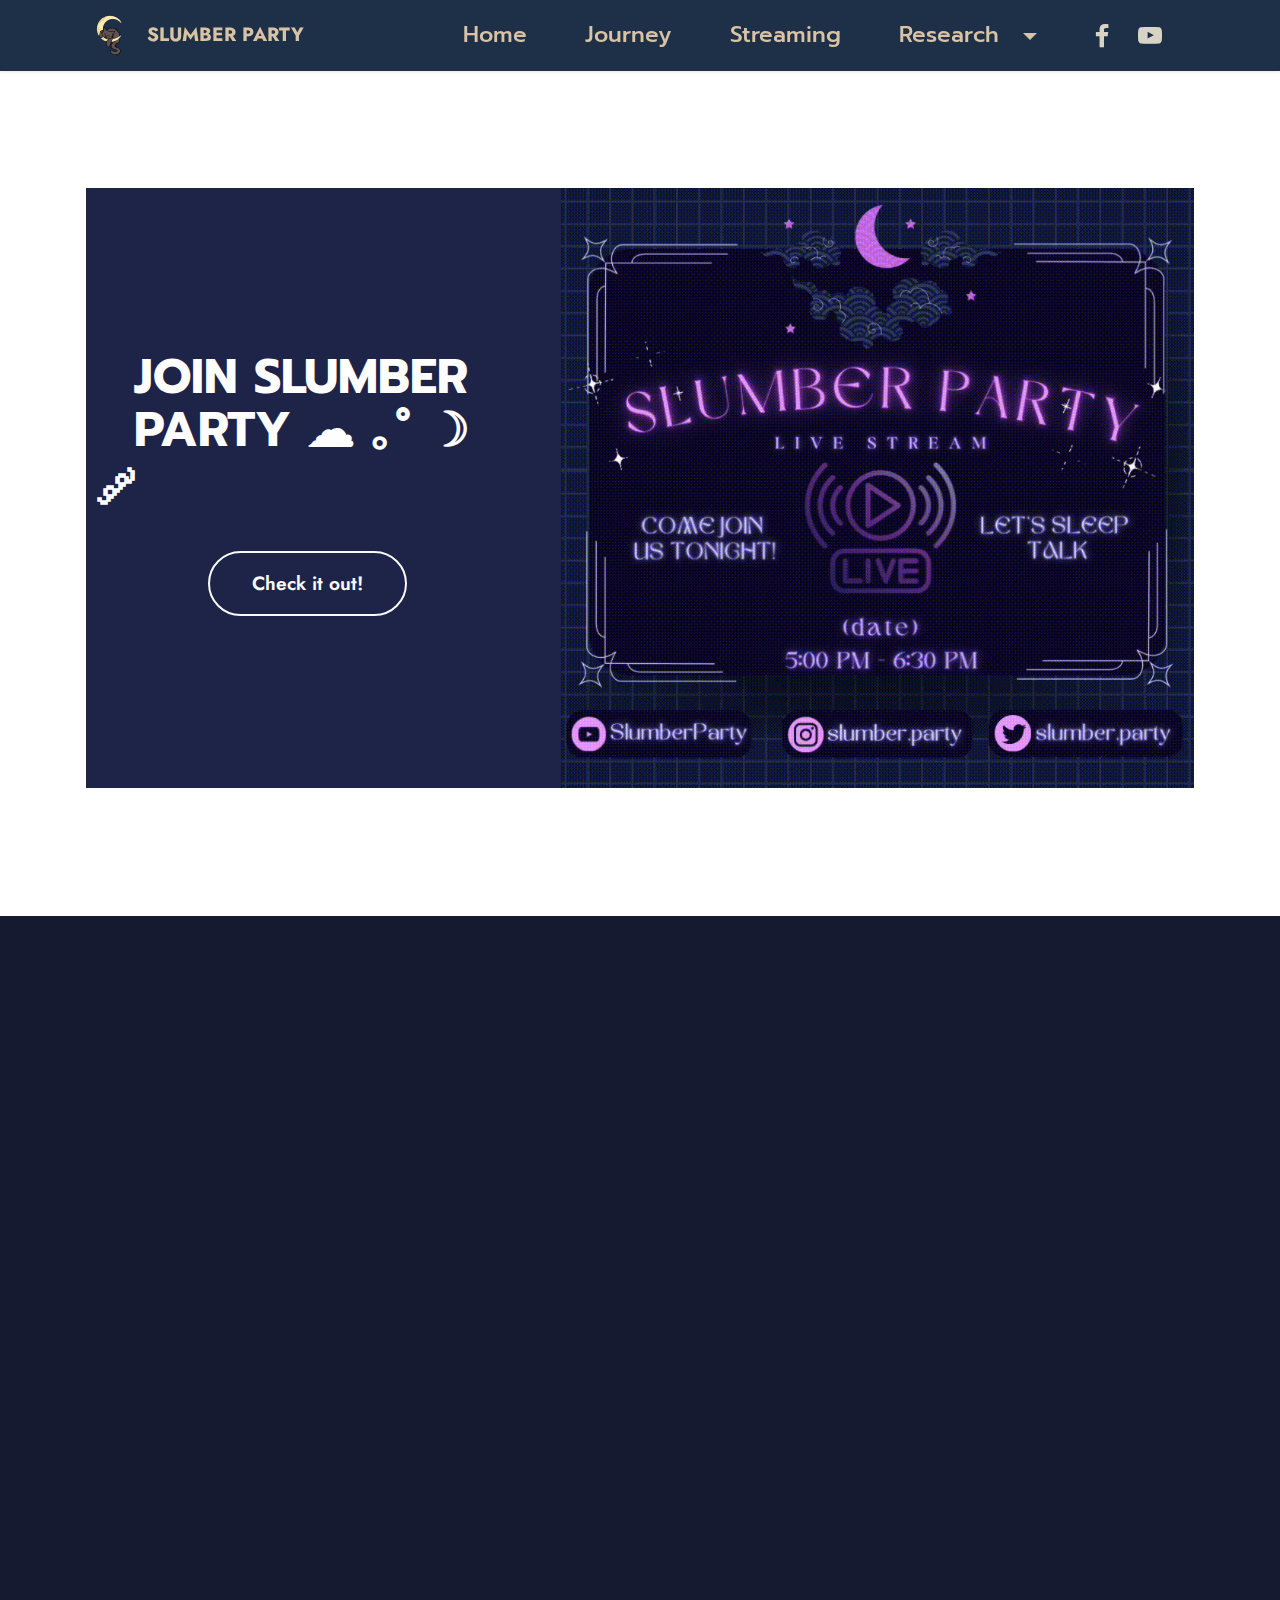
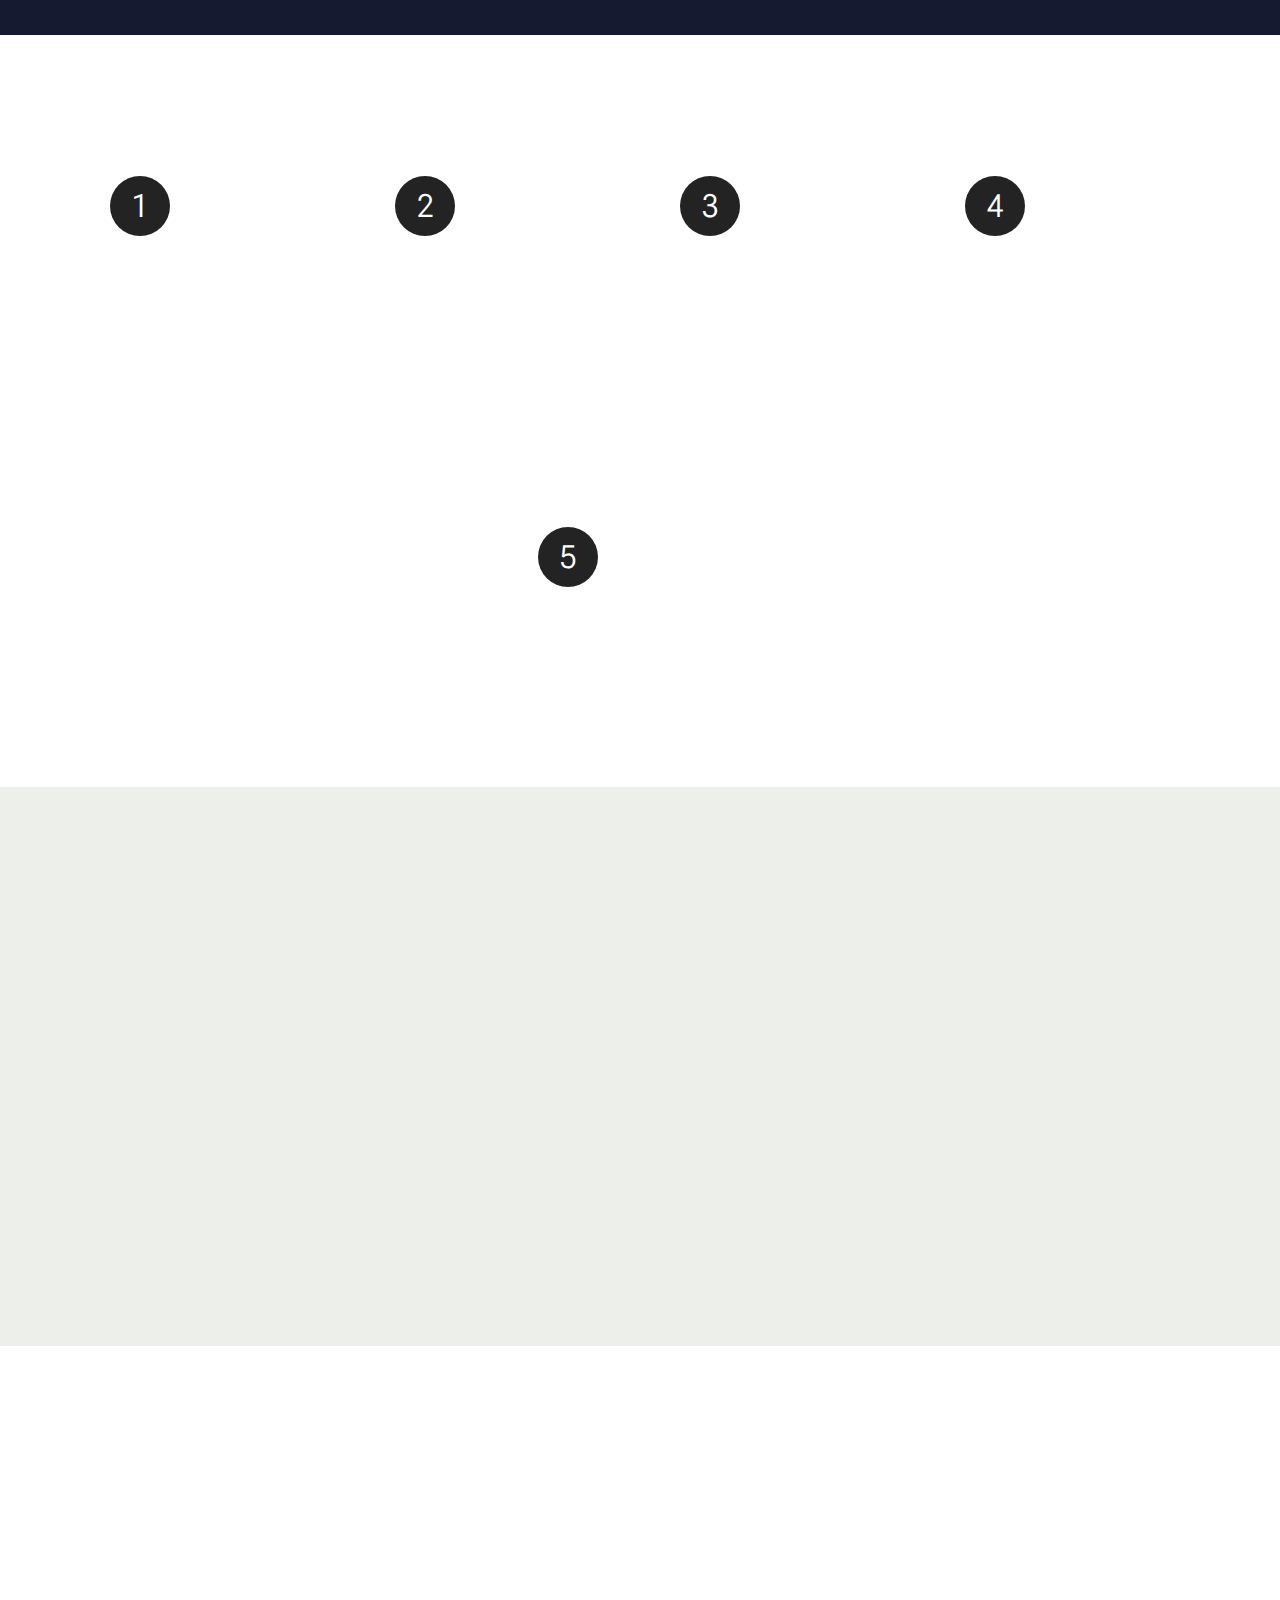
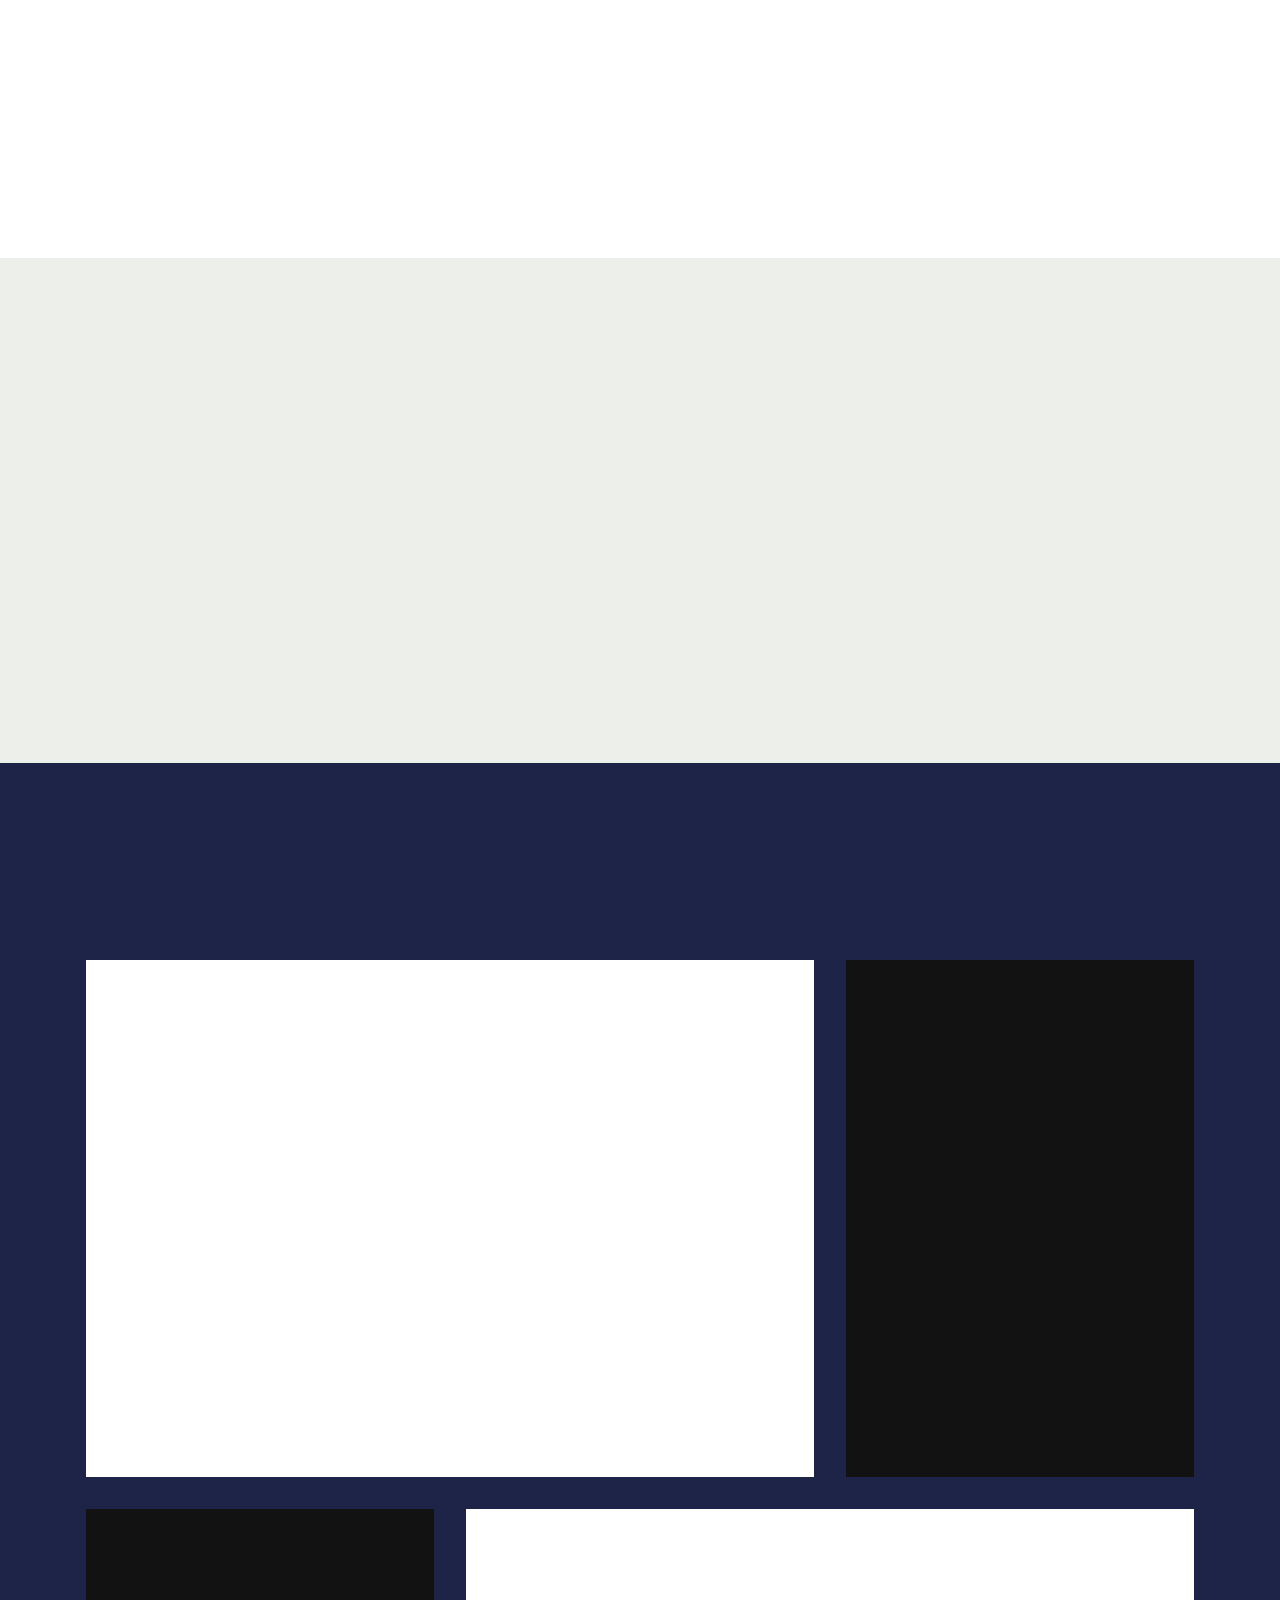
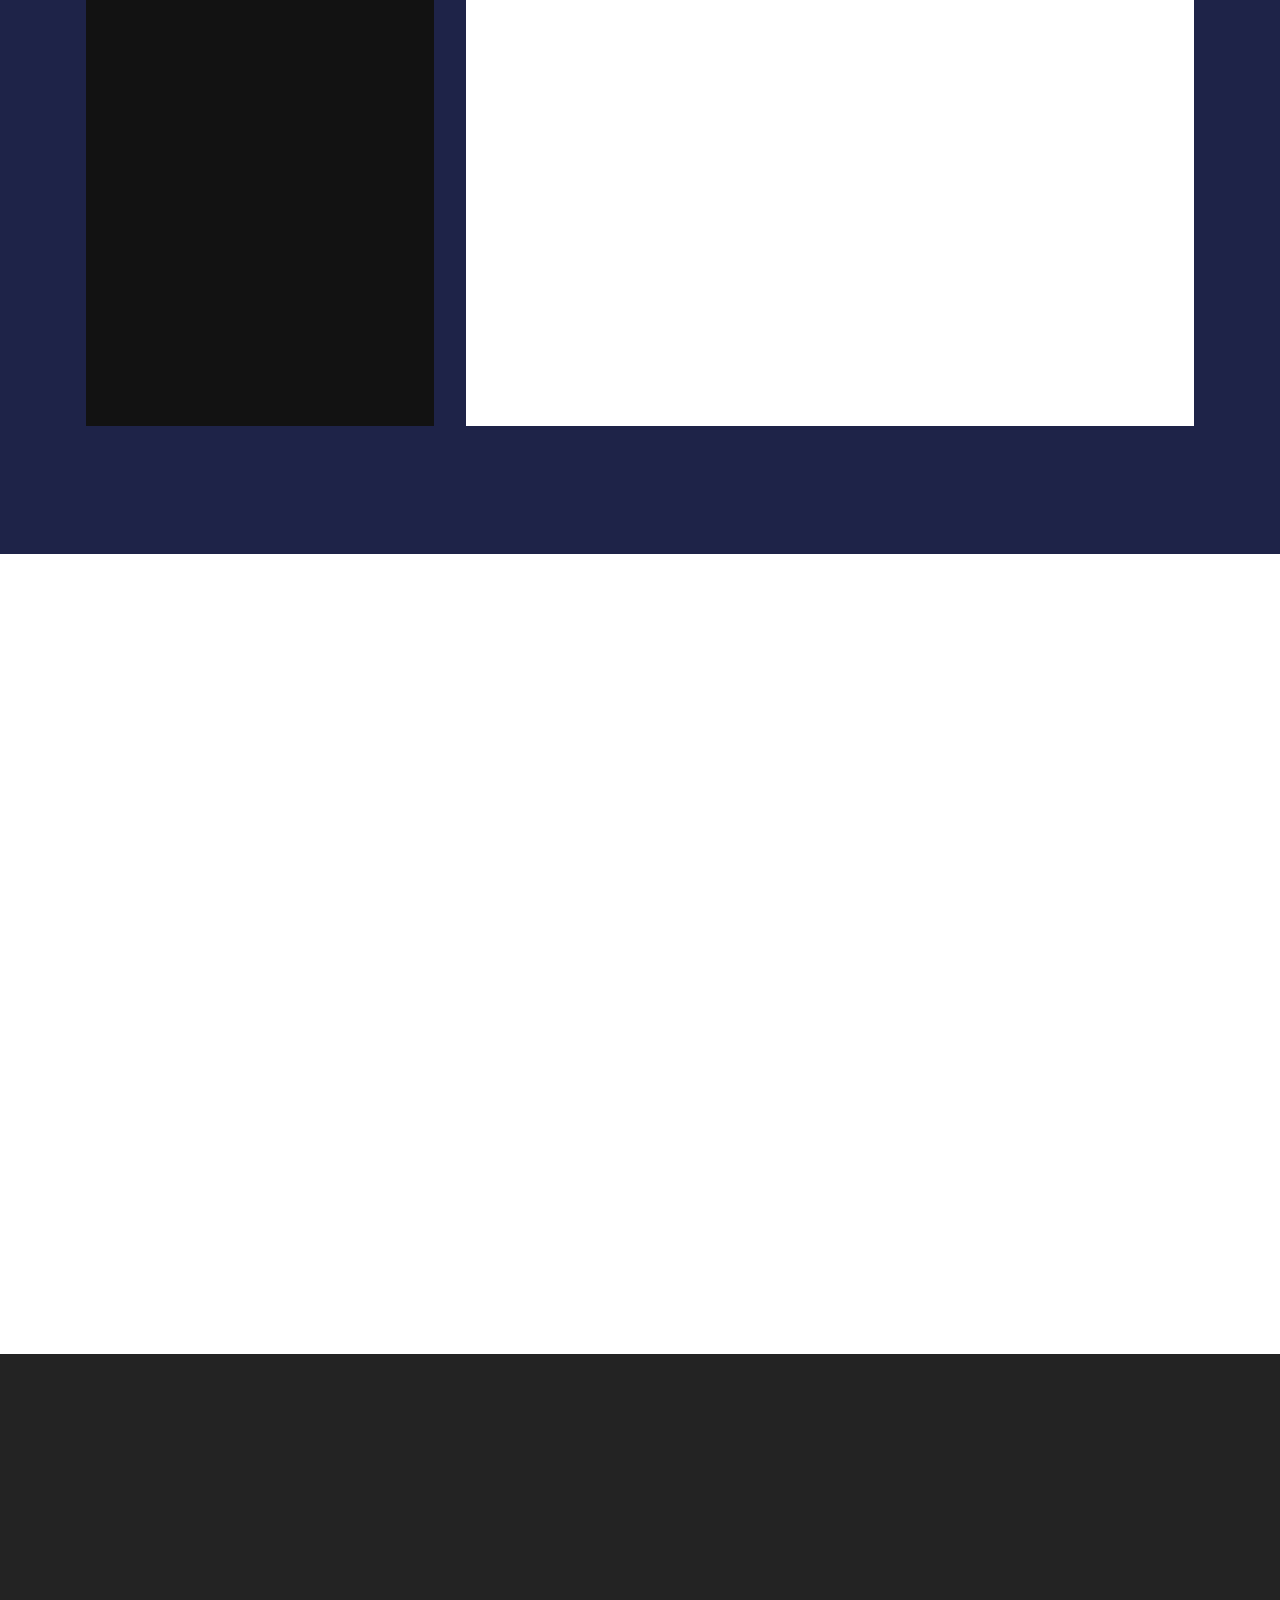
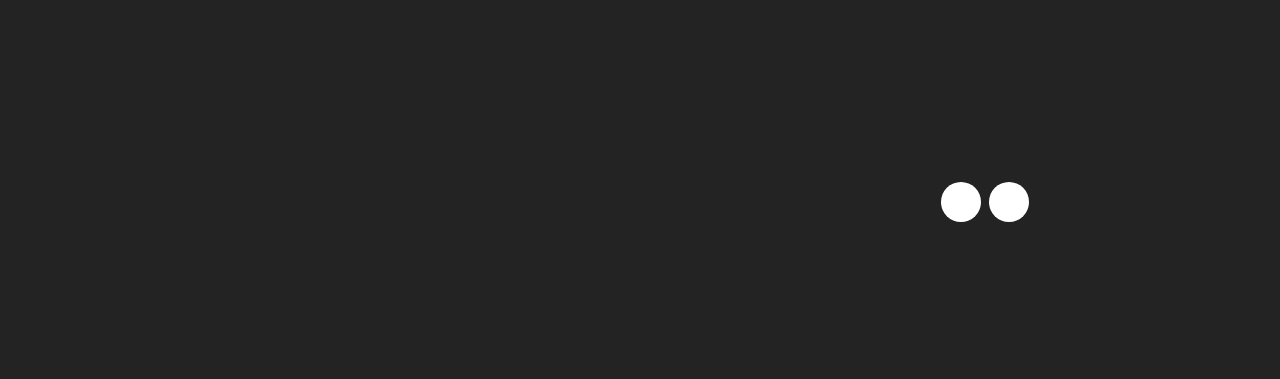
<file: page3.html>
<!DOCTYPE html>
<html  >
<head>
  <meta charset="UTF-8">
  <meta http-equiv="X-UA-Compatible" content="IE=edge">
  <meta name="generator" content="slumberz">
  <meta name="viewport" content="width=device-width, initial-scale=1, minimum-scale=1">
  <link rel="shortcut icon" href="assets/images/slumber3-96x96.png" type="image/x-icon">
  <meta name="description" content="">
  
  
  <title>Page 3</title>
  <link rel="stylesheet" href="assets/web/assets/icons2/icons2.css">
  <link rel="stylesheet" href="assets/bootstrap/css/bootstrap.min.css">
  <link rel="stylesheet" href="assets/bootstrap/css/bootstrap-grid.min.css">
  <link rel="stylesheet" href="assets/bootstrap/css/bootstrap-reboot.min.css">
  <link rel="stylesheet" href="assets/animatecss/animate.css">
  <link rel="stylesheet" href="assets/dropdown/css/style.css">
  <link rel="stylesheet" href="assets/socicon/css/styles.css">
  <link rel="stylesheet" href="assets/theme/css/style.css">
  <link rel="preload" href="https://fonts.googleapis.com/css?family=Lexend:100,200,300,400,500,600,700,800,900&display=swap" as="style" onload="this.onload=null;this.rel='stylesheet'">
  <noscript><link rel="stylesheet" href="https://fonts.googleapis.com/css?family=Lexend:100,200,300,400,500,600,700,800,900&display=swap"></noscript>
  <link rel="preload" href="https://fonts.googleapis.com/css?family=Prompt:100,100i,200,200i,300,300i,400,400i,500,500i,600,600i,700,700i,800,800i,900,900i&display=swap" as="style" onload="this.onload=null;this.rel='stylesheet'">
  <noscript><link rel="stylesheet" href="https://fonts.googleapis.com/css?family=Prompt:100,100i,200,200i,300,300i,400,400i,500,500i,600,600i,700,700i,800,800i,900,900i&display=swap"></noscript>
  <link rel="preload" href="https://fonts.googleapis.com/css?family=Roboto+Flex:400&display=swap" as="style" onload="this.onload=null;this.rel='stylesheet'">
  <noscript><link rel="stylesheet" href="https://fonts.googleapis.com/css?family=Roboto+Flex:400&display=swap"></noscript>
  <link rel="preload" href="https://fonts.googleapis.com/css?family=Jost:100,200,300,400,500,600,700,800,900,100i,200i,300i,400i,500i,600i,700i,800i,900i&display=swap" as="style" onload="this.onload=null;this.rel='stylesheet'">
  <noscript><link rel="stylesheet" href="https://fonts.googleapis.com/css?family=Jost:100,200,300,400,500,600,700,800,900,100i,200i,300i,400i,500i,600i,700i,800i,900i&display=swap"></noscript>
  <link rel="preload" as="style" href="assets/css1/css/mbr-additional.css"><link rel="stylesheet" href="assets/css1/css/mbr-additional.css" type="text/css">

  
  
  
</head>
<body>
  
  <section data-bs-version="5.1" class="menu menu2 cid-tR2dFuZ95T" once="menu" id="menu2-2f">
    
    <nav class="navbar navbar-dropdown navbar-fixed-top navbar-expand-lg">
        <div class="container">
            <div class="navbar-brand">
                <span class="navbar-logo">
                    <a href="index.html">
                        <img src="assets/images/slumber3-96x96.png" alt="logo2" style="height: 3rem;">
                    </a>
                </span>
                <span class="navbar-caption-wrap"><a class="navbar-caption text-success text-primary display-7" href="index.html#header11-1">SLUMBER PARTY</a></span>
            </div>
            <button class="navbar-toggler" type="button" data-toggle="collapse" data-bs-toggle="collapse" data-target="#navbarSupportedContent" data-bs-target="#navbarSupportedContent" aria-controls="navbarNavAltMarkup" aria-expanded="false" aria-label="Toggle navigation">
                <div class="hamburger">
                    <span></span>
                    <span></span>
                    <span></span>
                    <span></span>
                </div>
            </button>
            <div class="collapse navbar-collapse" id="navbarSupportedContent">
                <ul class="navbar-nav nav-dropdown nav-right" data-app-modern-menu="true"><li class="nav-item"><a class="nav-link link text-success display-4" href="index.html#header11-1">Home</a></li>
                    <li class="nav-item"><a class="nav-link link text-success display-4" href="page1.html#header13-c">Journey</a></li>
                    <li class="nav-item"><a class="nav-link link text-success show text-primary display-4" href="page3.html#article05-2u">Streaming</a></li><li class="nav-item dropdown"><a class="nav-link link dropdown-toggle text-success display-4" href="index.html#pricing2-c" data-toggle="dropdown-submenu" data-bs-toggle="dropdown" data-bs-auto-close="outside" aria-expanded="false">Research&nbsp;&nbsp;<br></a><div class="dropdown-menu" aria-labelledby="dropdown-544"><a class="dropdown-item text-success display-4" href="page2.html#team1-1k">WHAT</a><a class="dropdown-item text-success display-4" href="page2.html#content13-1i">Examples</a><a class="dropdown-item text-success display-4" href="page2.html#content8-1t">Effects</a></div>
                    </li></ul>
                <div class="icons-menu">
                    <a class="iconfont-wrapper" href="https://www.youtube.com/watch?v=dQw4w9WgXcQ" target="_blank">
                        <span class="p-2 mbr-iconfont socicon-facebook socicon"></span>
                    </a>
                    <a class="iconfont-wrapper" href="https://www.youtube.com/watch?v=dQw4w9WgXcQ" target="_blank">
                        <span class="p-2 mbr-iconfont socicon-youtube socicon"></span>
                    </a>
                    
                    
                </div>
                
            </div>
        </div>
    </nav>
</section>

<section data-bs-version="5.1" class="article05 cid-tWvHVNv6sA" data-bg-video="https://www.youtube.com/embed/5hrndNBajGE?si=7emF6u8eejWAvmiF&amp;" id="article05-2u">
  

  <div class="mbr-fallback-image disabled"></div>
  

  <div class="container">
    <div class="row justify-content-center align-items-center">
      <div class="col-12">
        <div class="card-wrapper">
          <div class="row">
            <div class="col-12 col-md-12 col-lg-7 image-wrapper">
              <img class="w-100" src="assets/images/video-20231124-110550.gif" alt="Promotion">
            </div>
            <div class="col-12 col-lg col-md-12">
              <div class="text-wrapper align-left">
                <h1 class="mbr-section-title mbr-fonts-style mb-4 display-2">
                  <strong>JOIN SLUMBER PARTY ☁︎ ｡˚ ☽ ༘<br></strong></h1>
                
                <div class="mbr-section-btn mt-3"><a class="btn btn-lg btn-white-outline display-7" href="page3.html#article05-2u">Check it out!</a></div>
              </div>
            </div>
          </div>
        </div>
      </div>
    </div>
  </div>
</section>

<section data-bs-version="5.1" class="image3 cid-tWHh8094rN" id="image03-32">
  

  
  

  <div class="container">
    <div class="row justify-content-center">
      <div class="col-12 col-lg-9">
        <h4 class="mbr-description mbr-fonts-style mb-3 align-center display-5"><strong>Stream Outline</strong></h4>
        
        <div class="image-wrapper">
          <img class="w-100" src="assets/images/home-1916x1078.png" alt="stream">
        </div>
      </div>
    </div>
  </div>
</section>

<section data-bs-version="5.1" class="features24 cid-tWSzrRZLFq" id="features24-35">

    

    
    
    <div class="container">
        <div class="row justify-content-center">
            <div class="col-12">
                <div class="card-wrapper mb-4">
                    <div class="card-box align-center">
                        <h4 class="card-title mbr-fonts-style mb-4 display-2"><strong>Promotional Plan</strong></h4>
                        
                        
                    </div>
                </div>
            </div>
            <div class="col-12 col-md-6 col-lg-3">
                <div class="item first mbr-flex p-4">
                    <div class="icon-wrap w-100">
                        <div class="icon-box">
                            <span class="step-number mbr-fonts-style display-5">1</span>
                        </div>
                    </div>

                    <div class="text-box">
                        
                        <h5 class="mbr-text mbr-black mbr-fonts-style display-4">Send our promotional material to our friends/ or classmates and ask for their support</h5>
                    </div>
                </div>
                <!-- <span mbr-icon class="mbr-iconfont mobi-mbri-devices mobi-mbri"></span> -->
            </div>
            <div class="col-12 col-md-6 col-lg-3">
                <div class="item mbr-flex p-4">
                    <div class="icon-wrap w-100">
                        <div class="icon-box">
                            <span class="step-number mbr-fonts-style display-5">2</span>
                        </div>
                    </div>
                    <div class="text-box">
                        
                        <h5 class="mbr-text mbr-black mbr-fonts-style display-4">Post our promotional material on social media to gather audiences and for them to be aware of our stream</h5>
                    </div>
                </div>
            </div>
            <div class="col-12 col-md-6 col-lg-3">
                <div class="item mbr-flex p-4">
                    <div class="icon-wrap w-100">
                        <div class="icon-box">
                            <span class="step-number mbr-fonts-style display-5">3</span>
                        </div>
                    </div>
                    <div class="text-box">
                        
                        <h5 class="mbr-text mbr-black mbr-fonts-style display-4">&nbsp;In our posts, we will include an overview of what our stream will be to pique the interest of the viewers</h5>
                    </div>
                </div>
            </div>
            <div class="col-12 col-md-6 col-lg-3">
                <div class="item mbr-flex p-4">
                    <div class="icon-wrap w-100">
                        <div class="icon-box">
                            <span class="step-number mbr-fonts-style display-5">4</span>
                        </div>
                    </div>
                    <div class="text-box">
                        
                        <h5 class="mbr-text mbr-black mbr-fonts-style display-4">Before the stream to happen use the promotional materials again to remind them about our stream</h5>
                    </div>
                </div>
            </div>
            <div class="col-12 col-md-6 col-lg-3">
                <div class="item mbr-flex p-4 five">
                    <div class="icon-wrap w-100">
                        <div class="icon-box">
                            <span class="step-number mbr-fonts-style display-5">5</span>
                        </div>
                    </div>
                    <div class="text-box">
                        
                        <h5 class="mbr-text mbr-black mbr-fonts-style display-4">Utilize our connections to gather more audience for our stream</h5>
                    </div>
                </div>
            </div>
            
            
            
        </div>
    </div>
</section>


	
<section data-bs-version="5.1" class="article4 cid-tWvHsZIRt2" id="article04-2s">
	

	
	

	<div class="container">
		<div class="row justify-content-center">
			<div class="col-12 col-md-12 col-lg-6 image-wrapper">
				<img class="w-100" src="assets/images/multi-streaming-1036x583.png" alt="free">
			</div>
			<div class="col-12 col-md-12 col-lg">
				<div class="text-wrapper align-left">
					<h1 class="mbr-section-title mbr-fonts-style mb-4 display-2">
						<strong>Free Access</strong></h1>
					<p class="mbr-text mbr-fonts-style mb-4 display-7">
						Free Access join us anytime, join us in YouTube. We will give you tips on how to manage your sleeping schedule
					</p>
					
				</div>
			</div>
		</div>
	</div>
</section>

<section data-bs-version="5.1" class="article2 cid-tWvHrm5eJH" id="article02-2r">
	

	
	

	<div class="container">
		<div class="row justify-content-center">
			<div class="col-12 col-md-12 col-lg-5 image-wrapper">
				<img class="w-100" src="assets/images/start-with-why-1-1036x518.png" alt="why">
			</div>
			<div class="col-12 col-md-12 col-lg">
				<div class="text-wrapper align-left">
					<h1 class="mbr-section-title mbr-fonts-style mb-4 display-2"><div><strong>Why Choose Us?</strong></div><div><strong><br></strong></div><div><strong>
</strong></div></h1>
					<p class="mbr-text align-left mbr-fonts-style mb-4 display-7">&nbsp;Our streaming offers no charge and will give you sufficient knowledge about sleep habits. This will give you advice about sleeping schedules&nbsp;</p>
					
				</div>
			</div>
		</div>
	</div>
</section>

<section data-bs-version="5.1" class="article2 cid-tWvQCnKuSB" id="article02-2v">
	

	
	

	<div class="container">
		<div class="row justify-content-center">
			<div class="col-12 col-md-12 col-lg-5 image-wrapper">
				<img class="w-100" src="assets/images/live-streaming-and-interactive-broadcasting-engaging-audiences-in-real-time-min-1036x583.jpg" alt="">
			</div>
			<div class="col-12 col-md-12 col-lg">
				<div class="text-wrapper align-left">
					<h1 class="mbr-section-title mbr-fonts-style mb-4 display-2">
						<strong>Interacting</strong></h1>
					<p class="mbr-text align-left mbr-fonts-style mb-4 display-7">
					Interactive live stream! We will have a Q&amp;A session interacting with one of you guys to ask us a question or get tips from us.
					</p>
					
				</div>
			</div>
		</div>
	</div>
</section>

<section data-bs-version="5.1" class="features9 cid-tWvSqBphOm" id="features09-2z">
	

	
	
	<div class="container">
		<div class="row justify-content-center">
			<div class="col-12 mb-5 content-head">
				<h3 class="mbr-section-title mbr-fonts-style align-center mb-0 display-2"><strong>Stream Design</strong></h3>
				
			</div>
			<div class="col-sm-6 col-md-12 col-lg-8 card">
				<div class="card-wrap card1">
					<div class="image-wrap">
						<img src="assets/images/starting-soon-2-1696x886.png" alt="Stream">
						<div class="title-row display-7">
							
						</div>
					</div>
					<div class="content-wrap">
						
						<p class="card-text1 mbr-fonts-style align-left display-7">
							This our design for when the stream is about to start</p>
						
					</div>
				</div>
			</div>

			<div class="col-sm-6 col-md-12 col-lg-4 card">
				<div class="card-wrap card2">
					<div class="content-wrap">
						
						
						<p class="card-text2 mbr-fonts-style align-left display-7">
							OBS Studio - OBS STUDIO has a more beginner-friendly layout which you can customize to your liking. You can utilize a lot of variations of plugins, setup scenes, have multiple designs for your stream,flawless transitions, multiple cameras, you can customize the layout and you can just take the stream key and paste it on what website you want to stream whether it’s facebook,youtube,twitch and other streaming platforms.<br>
						</p>
						
					</div>
				</div>
			</div>
			<div class="col-sm-6 col-md-12 col-lg-4 card">
				<div class="card-wrap card3">
					<div class="content-wrap">
						
						
						<p class="card-text3 mbr-fonts-style align-left display-7">
							We arrived at the decision quickly because, as previously mentioned, the User Interface for OBS is beginner-friendly, and we’ve familiarized ourselves with the software as we have experienced using it in the past, it also has a wide variety of features.
						</p>
						
					</div>
				</div>
			</div>

			<div class="col-sm-6 col-md-12 col-lg-8 card">
				<div class="card-wrap card4">
					<div class="image-wrap">
						<img src="assets/images/obs-1696x954.jpg" alt="obs">
						<div class="title-row display-7">
							
						</div>
					</div>
					<div class="content-wrap">
						
						<p class="card-text4 mbr-fonts-style align-left display-7">OBS STUDIO</p>
						
					</div>
				</div>
			</div>
		</div>
	</div>
</section>

<section data-bs-version="5.1" class="slider3 cid-tWvWzipMb8" id="slider03-30">
    
    <div class="carousel slide carousel-fade" id="tWHjk3m60a" data-ride="carousel" data-bs-ride="carousel" data-interval="5000" data-bs-interval="5000">
        <ol class="carousel-indicators">
            <li data-slide-to="0" data-bs-slide-to="0" class="active" data-target="#tWHjk3m60a" data-bs-target="#tWHjk3m60a"></li>
            <li data-slide-to="1" data-bs-slide-to="1" data-target="#tWHjk3m60a" data-bs-target="#tWHjk3m60a"></li>
            <li data-slide-to="2" data-bs-slide-to="2" data-target="#tWHjk3m60a" data-bs-target="#tWHjk3m60a"></li>
        </ol>
        <div class="carousel-inner">
            <div class="carousel-item slider-image item active">
                <div class="item-wrapper">
                    <img class="d-block w-100" src="assets/images/qa-1800x936.png" alt="interact">
                    
                    <div class="carousel-caption">
                        <h5 class="mbr-section-subtitle mbr-fonts-style mb-3 display-5"><strong>Q&amp;A sessions</strong></h5>
                        <p class="mbr-section-text mbr-fonts-style mb-4 display-7">We will use this during Q&amp;A session</p>
                             
                    </div>
                </div>
            </div>
            <div class="carousel-item slider-image item">
                <div class="item-wrapper">
                    <img class="d-block w-100" src="assets/images/ending-soon-1920x991.png" alt="ending">
                    
                    <div class="carousel-caption">
                        <h5 class="mbr-section-subtitle mbr-fonts-style mb-3 display-5">
                            <strong>Stream ending soon</strong></h5>
                        <p class="mbr-section-text mbr-fonts-style mb-4 display-7">This indicates the stream is ending</p>
                             
                    </div>
                </div>
            </div>
            <div class="carousel-item slider-image item">
                <div class="item-wrapper">
                    <img class="d-block w-100" src="assets/images/presenting-1800x921.png" alt="interact">
                    
                    <div class="carousel-caption">
                        <h5 class="mbr-section-subtitle mbr-fonts-style mb-3 display-5"><strong>Presenting</strong><br></h5>
                        <p class="mbr-section-text mbr-fonts-style mb-4 display-7">Presenting 4 of us can present</p>
                             
                    </div>
                </div>
            </div>
        </div>
        <a class="carousel-control carousel-control-prev" role="button" data-slide="prev" data-bs-slide="prev" href="#tWHjk3m60a">
            <span class="mobi-mbri mobi-mbri-arrow-prev" aria-hidden="true"></span>
            <span class="sr-only visually-hidden">Previous</span>
        </a>
        <a class="carousel-control carousel-control-next" role="button" data-slide="next" data-bs-slide="next" href="#tWHjk3m60a">
            <span class="mobi-mbri mobi-mbri-arrow-next" aria-hidden="true"></span>
            <span class="sr-only visually-hidden">Next</span>
        </a>
    </div>
</section>

<section data-bs-version="5.1" class="footer1 cid-tVz0v8hlpB" once="footers" id="footer1-2g">

    

    
    
    <div class="container">
        <div class="row mbr-white">
            <div class="col-12 col-md-6 col-lg-3">
                <h5 class="mbr-section-subtitle mbr-fonts-style mb-2 display-7">
                    <strong>Research</strong></h5>
                <ul class="list mbr-fonts-style display-4">
                    <li class="mbr-text item-wrap"><span style="font-size: 1.4rem;"><a href="page2.html#header3-1b" class="text-white">Sleep</a></span></li><li class="mbr-text item-wrap"><span style="font-size: 1.4rem;"><a href="page2.html#content13-1i" class="text-white">Sleeping Disorder</a></span><br></li><a href="page2.html#content9-1f" class="text-primary">
                    </a><li class="mbr-text item-wrap"><a href="page2.html#content14-21" class="text-white text-primary">FAQ</a></li>
                </ul>
            </div>
            <div class="col-12 col-md-6 col-lg-3">
                <h5 class="mbr-section-subtitle mbr-fonts-style mb-2 display-7"><strong>Home</strong></h5>
                <ul class="list mbr-fonts-style display-4">

                    <li class="mbr-text item-wrap"><span style="font-size: 1.4rem;"><a href="index.html#header11-1" class="text-white">Main Page</a></span></li><li class="mbr-text item-wrap"><span style="font-size: 1.4rem;"><a href="index.html#content15-24" class="text-white">Purpose</a></span></li><li class="mbr-text item-wrap"><span style="font-size: 1.4rem;"><a href="index.html#features01-2d" class="text-white">Contents</a></span><br></li>
                </ul>
            </div>
            <div class="col-12 col-md-6 col-lg-3">
                <h5 class="mbr-section-subtitle mbr-fonts-style mb-2 display-7">Promotion Planning</h5>
                <ul class="list mbr-fonts-style display-4">
                    <li class="mbr-text item-wrap"><span style="font-size: 1.4rem;"><a href="page3.html#article05-2u" class="text-white">Stream Design</a></span><br></li>
                    <li class="mbr-text item-wrap"><a href="page3.html#article02-2v" class="text-white">Interacting</a></li><li class="mbr-text item-wrap"><a href="page3.html#article04-2s" class="text-white">Free access</a></li>
                </ul>
            </div>
            <div class="col-12 col-md-6 col-lg-3">
                <h5 class="mbr-section-subtitle mbr-fonts-style mb-2 display-7">
                    <strong>Members</strong></h5>
                <p class="mbr-text mbr-fonts-style mb-4 display-4">Norelle Burnett<br>Shantemay Devan<br>Daniel Lazibal<br>Steven Ng<br>Zeth Martinez<br>John De lara<br>Marie David<br></p>
                <h5 class="mbr-section-subtitle mbr-fonts-style mb-3 display-7">
                    <strong>Social</strong>
                </h5>
                <div class="social-row display-7">
                    <div class="soc-item">
                        <a href="index.html" target="_blank">
                            <span class="mbr-iconfont socicon-facebook socicon"></span>
                        </a>
                    </div>
                    <div class="soc-item">
                        <a href="index.html#header11-1" target="_blank">
                            <span class="mbr-iconfont socicon-twitter socicon"></span>
                        </a>
                    </div>
                    
                    
                </div>
            </div>
            <div class="col-12 mt-4">
                <p class="mbr-text mb-0 mbr-fonts-style copyright align-center display-7">
                    APEC Schools is a proud member of House of Investments and Ayala Group. 
                </p>
            </div>
        </div>
    </div>
</section><script src="assets/bootstrap/js/bootstrap.bundle.min.js"></script>  <script src="assets/smoothscroll/smooth-scroll.js"></script>  <script src="assets/ytplayer/index.js"></script>  <script src="assets/dropdown/js/navbar-dropdown.js"></script>  <script src="assets/vimeoplayer/player.js"></script>  <script src="assets/theme/js/script.js"></script>  
  
  
 <div id="scrollToTop" class="scrollToTop mbr-arrow-up"><a style="text-align: center;"><i class="mbr-arrow-up-icon mbr-arrow-up-icon-cm cm-icon cm-icon-smallarrow-up"></i></a></div>
    <input name="animation" type="hidden">
  </body>
</html>
</file>
<file: assets/dropdown/css/style.css>
.navbar-dropdown {
  left: 0;
  padding: 0;
  position: absolute;
  right: 0;
  top: 0;
  transition: all 0.45s ease;
  z-index: 1030;
  background: #282828; }
  .navbar-dropdown .navbar-logo {
    margin-right: 0.8rem;
    transition: margin 0.3s ease-in-out;
    vertical-align: middle; }
    .navbar-dropdown .navbar-logo img {
      height: 3.125rem;
      transition: all 0.3s ease-in-out; }
    .navbar-dropdown .navbar-logo.mbr-iconfont {
      font-size: 3.125rem;
      line-height: 3.125rem; }
  .navbar-dropdown .navbar-caption {
    font-weight: 700;
    white-space: normal;
    vertical-align: -4px;
    line-height: 3.125rem !important; }
    .navbar-dropdown .navbar-caption, .navbar-dropdown .navbar-caption:hover {
      color: inherit;
      text-decoration: none; }
  .navbar-dropdown .mbr-iconfont + .navbar-caption {
    vertical-align: -1px; }
  .navbar-dropdown.navbar-fixed-top {
    position: fixed; }
  .navbar-dropdown .navbar-brand span {
    vertical-align: -4px; }
  .navbar-dropdown.bg-color.transparent {
    background: none; }
  .navbar-dropdown.navbar-short .navbar-brand {
    padding: 0.625rem 0; }
    .navbar-dropdown.navbar-short .navbar-brand span {
      vertical-align: -1px; }
  .navbar-dropdown.navbar-short .navbar-caption {
    line-height: 2.375rem !important;
    vertical-align: -2px; }
  .navbar-dropdown.navbar-short .navbar-logo {
    margin-right: 0.5rem; }
    .navbar-dropdown.navbar-short .navbar-logo img {
      height: 2.375rem; }
    .navbar-dropdown.navbar-short .navbar-logo.mbr-iconfont {
      font-size: 2.375rem;
      line-height: 2.375rem; }
  .navbar-dropdown.navbar-short .mbr-table-cell {
    height: 3.625rem; }
  .navbar-dropdown .navbar-close {
    left: 0.6875rem;
    position: fixed;
    top: 0.75rem;
    z-index: 1000; }
  .navbar-dropdown .hamburger-icon {
    content: "";
    display: inline-block;
    vertical-align: middle;
    width: 16px;
    -webkit-box-shadow: 0 -6px 0 1px #282828,0 0 0 1px #282828,0 6px 0 1px #282828;
    -moz-box-shadow: 0 -6px 0 1px #282828,0 0 0 1px #282828,0 6px 0 1px #282828;
    box-shadow: 0 -6px 0 1px #282828,0 0 0 1px #282828,0 6px 0 1px #282828; }

.dropdown-menu .dropdown-toggle[data-toggle="dropdown-submenu"]::after {
  border-bottom: 0.35em solid transparent;
  border-left: 0.35em solid;
  border-right: 0;
  border-top: 0.35em solid transparent;
  margin-left: 0.3rem; }

.dropdown-menu .dropdown-item:focus {
  outline: 0; }

.nav-dropdown {
  font-size: 0.75rem;
  font-weight: 500;
  height: auto !important; }
  .nav-dropdown .nav-btn {
    padding-left: 1rem; }
  .nav-dropdown .link {
    margin: .667em 1.667em;
    font-weight: 500;
    padding: 0;
    transition: color .2s ease-in-out; }
    .nav-dropdown .link.dropdown-toggle {
      margin-right: 2.583em; }
      .nav-dropdown .link.dropdown-toggle::after {
        margin-left: .25rem;
        border-top: 0.35em solid;
        border-right: 0.35em solid transparent;
        border-left: 0.35em solid transparent;
        border-bottom: 0; }
      .nav-dropdown .link.dropdown-toggle[aria-expanded="true"] {
        margin: 0;
        padding: 0.667em 3.263em  0.667em 1.667em; }
  .nav-dropdown .link::after,
  .nav-dropdown .dropdown-item::after {
    color: inherit; }
  .nav-dropdown .btn {
    font-size: 0.75rem;
    font-weight: 700;
    letter-spacing: 0;
    margin-bottom: 0;
    padding-left: 1.25rem;
    padding-right: 1.25rem; }
  .nav-dropdown .dropdown-menu {
    border-radius: 0;
    border: 0;
    left: 0;
    margin: 0;
    padding-bottom: 1.25rem;
    padding-top: 1.25rem;
    position: relative; }
  .nav-dropdown .dropdown-submenu {
    margin-left: 0.125rem;
    top: 0; }
  .nav-dropdown .dropdown-item {
    font-weight: 500;
    line-height: 2;
    padding: 0.3846em 4.615em 0.3846em 1.5385em;
    position: relative;
    transition: color .2s ease-in-out, background-color .2s ease-in-out; }
    .nav-dropdown .dropdown-item::after {
      margin-top: -0.3077em;
      position: absolute;
      right: 1.1538em;
      top: 50%; }
    .nav-dropdown .dropdown-item:focus, .nav-dropdown .dropdown-item:hover {
      background: none; }

@media (max-width: 767px) {
  .nav-dropdown.navbar-toggleable-sm {
    bottom: 0;
    display: none;
    left: 0;
    overflow-x: hidden;
    position: fixed;
    top: 0;
    transform: translateX(-100%);
    -ms-transform: translateX(-100%);
    -webkit-transform: translateX(-100%);
    width: 18.75rem;
    z-index: 999; } }
.nav-dropdown.navbar-toggleable-xl {
  bottom: 0;
  display: none;
  left: 0;
  overflow-x: hidden;
  position: fixed;
  top: 0;
  transform: translateX(-100%);
  -ms-transform: translateX(-100%);
  -webkit-transform: translateX(-100%);
  width: 18.75rem;
  z-index: 999; }

.nav-dropdown-sm {
  display: block !important;
  overflow-x: hidden;
  overflow: auto;
  padding-top: 3.875rem; }
  .nav-dropdown-sm::after {
    content: "";
    display: block;
    height: 3rem;
    width: 100%; }
  .nav-dropdown-sm.collapse.in ~ .navbar-close {
    display: block !important; }
  .nav-dropdown-sm.collapsing, .nav-dropdown-sm.collapse.in {
    transform: translateX(0);
    -ms-transform: translateX(0);
    -webkit-transform: translateX(0);
    transition: all 0.25s ease-out;
    -webkit-transition: all 0.25s ease-out;
    background: #282828; }
  .nav-dropdown-sm.collapsing[aria-expanded="false"] {
    transform: translateX(-100%);
    -ms-transform: translateX(-100%);
    -webkit-transform: translateX(-100%); }
  .nav-dropdown-sm .nav-item {
    display: block;
    margin-left: 0 !important;
    padding-left: 0; }
  .nav-dropdown-sm .link,
  .nav-dropdown-sm .dropdown-item {
    border-top: 1px dotted rgba(255, 255, 255, 0.1);
    font-size: 0.8125rem;
    line-height: 1.6;
    margin: 0 !important;
    padding: 0.875rem 2.4rem 0.875rem 1.5625rem !important;
    position: relative;
    white-space: normal; }
    .nav-dropdown-sm .link:focus, .nav-dropdown-sm .link:hover,
    .nav-dropdown-sm .dropdown-item:focus,
    .nav-dropdown-sm .dropdown-item:hover {
      background: rgba(0, 0, 0, 0.2) !important;
      color: #c0a375; }
  .nav-dropdown-sm .nav-btn {
    position: relative;
    padding: 1.5625rem 1.5625rem 0 1.5625rem; }
    .nav-dropdown-sm .nav-btn::before {
      border-top: 1px dotted rgba(255, 255, 255, 0.1);
      content: "";
      left: 0;
      position: absolute;
      top: 0;
      width: 100%; }
    .nav-dropdown-sm .nav-btn + .nav-btn {
      padding-top: 0.625rem; }
      .nav-dropdown-sm .nav-btn + .nav-btn::before {
        display: none; }
  .nav-dropdown-sm .btn {
    padding: 0.625rem 0; }
  .nav-dropdown-sm .dropdown-toggle[data-toggle="dropdown-submenu"]::after {
    margin-left: .25rem;
    border-top: 0.35em solid;
    border-right: 0.35em solid transparent;
    border-left: 0.35em solid transparent;
    border-bottom: 0; }
  .nav-dropdown-sm .dropdown-toggle[data-toggle="dropdown-submenu"][aria-expanded="true"]::after {
    border-top: 0;
    border-right: 0.35em solid transparent;
    border-left: 0.35em solid transparent;
    border-bottom: 0.35em solid; }
  .nav-dropdown-sm .dropdown-menu {
    margin: 0;
    padding: 0;
    position: relative;
    top: 0;
    left: 0;
    width: 100%;
    border: 0;
    float: none;
    border-radius: 0;
    background: none; }
  .nav-dropdown-sm .dropdown-submenu {
    left: 100%;
    margin-left: 0.125rem;
    margin-top: -1.25rem;
    top: 0; }

.navbar-toggleable-sm .nav-dropdown .dropdown-menu {
  position: absolute; }

.navbar-toggleable-sm .nav-dropdown .dropdown-submenu {
  left: 100%;
  margin-left: 0.125rem;
  margin-top: -1.25rem;
  top: 0; }

.navbar-toggleable-sm.opened .nav-dropdown .dropdown-menu {
  position: relative; }

.navbar-toggleable-sm.opened .nav-dropdown .dropdown-submenu {
  left: 0;
  margin-left: 00rem;
  margin-top: 0rem;
  top: 0; }

.is-builder .nav-dropdown.collapsing {
  transition: none !important; }
</file>
<file: assets/socicon/css/styles.css>
@charset "UTF-8";

@font-face {
  font-family: 'Socicon';
  src:  url('../fonts/socicon.eot');
  src:  url('../fonts/socicon.eot?#iefix') format('embedded-opentype'),
    url('../fonts/socicon.woff2') format('woff2'),
    url('../fonts/socicon.ttf') format('truetype'),
    url('../fonts/socicon.woff') format('woff'),
    url('../fonts/socicon.svg#socicon') format('svg');
  font-weight: normal;
  font-style: normal;
  font-display: swap;
}

[data-icon]:before {
  font-family: "socicon" !important;
  content: attr(data-icon);
  font-style: normal !important;
  font-weight: normal !important;
  font-variant: normal !important;
  text-transform: none !important;
  speak: none;
  line-height: 1;
  -webkit-font-smoothing: antialiased;
  -moz-osx-font-smoothing: grayscale;
}

[class^="socicon-"], [class*=" socicon-"] {
  /* use !important to prevent issues with browser extensions that change fonts */
  font-family: 'Socicon' !important;
  speak: none;
  font-style: normal;
  font-weight: normal;
  font-variant: normal;
  text-transform: none;
  line-height: 1;

  /* Better Font Rendering =========== */
  -webkit-font-smoothing: antialiased;
  -moz-osx-font-smoothing: grayscale;
}

.socicon-eitaa:before {
  content: "\e97c";
}
.socicon-soroush:before {
  content: "\e97d";
}
.socicon-bale:before {
  content: "\e97e";
}
.socicon-zazzle:before {
  content: "\e97b";
}
.socicon-society6:before {
  content: "\e97a";
}
.socicon-redbubble:before {
  content: "\e979";
}
.socicon-avvo:before {
  content: "\e978";
}
.socicon-stitcher:before {
  content: "\e977";
}
.socicon-googlehangouts:before {
  content: "\e974";
}
.socicon-dlive:before {
  content: "\e975";
}
.socicon-vsco:before {
  content: "\e976";
}
.socicon-flipboard:before {
  content: "\e973";
}
.socicon-ubuntu:before {
  content: "\e958";
}
.socicon-artstation:before {
  content: "\e959";
}
.socicon-invision:before {
  content: "\e95a";
}
.socicon-torial:before {
  content: "\e95b";
}
.socicon-collectorz:before {
  content: "\e95c";
}
.socicon-seenthis:before {
  content: "\e95d";
}
.socicon-googleplaymusic:before {
  content: "\e95e";
}
.socicon-debian:before {
  content: "\e95f";
}
.socicon-filmfreeway:before {
  content: "\e960";
}
.socicon-gnome:before {
  content: "\e961";
}
.socicon-itchio:before {
  content: "\e962";
}
.socicon-jamendo:before {
  content: "\e963";
}
.socicon-mix:before {
  content: "\e964";
}
.socicon-sharepoint:before {
  content: "\e965";
}
.socicon-tinder:before {
  content: "\e966";
}
.socicon-windguru:before {
  content: "\e967";
}
.socicon-cdbaby:before {
  content: "\e968";
}
.socicon-elementaryos:before {
  content: "\e969";
}
.socicon-stage32:before {
  content: "\e96a";
}
.socicon-tiktok:before {
  content: "\e96b";
}
.socicon-gitter:before {
  content: "\e96c";
}
.socicon-letterboxd:before {
  content: "\e96d";
}
.socicon-threema:before {
  content: "\e96e";
}
.socicon-splice:before {
  content: "\e96f";
}
.socicon-metapop:before {
  content: "\e970";
}
.socicon-naver:before {
  content: "\e971";
}
.socicon-remote:before {
  content: "\e972";
}
.socicon-internet:before {
  content: "\e957";
}
.socicon-moddb:before {
  content: "\e94b";
}
.socicon-indiedb:before {
  content: "\e94c";
}
.socicon-traxsource:before {
  content: "\e94d";
}
.socicon-gamefor:before {
  content: "\e94e";
}
.socicon-pixiv:before {
  content: "\e94f";
}
.socicon-myanimelist:before {
  content: "\e950";
}
.socicon-blackberry:before {
  content: "\e951";
}
.socicon-wickr:before {
  content: "\e952";
}
.socicon-spip:before {
  content: "\e953";
}
.socicon-napster:before {
  content: "\e954";
}
.socicon-beatport:before {
  content: "\e955";
}
.socicon-hackerone:before {
  content: "\e956";
}
.socicon-hackernews:before {
  content: "\e946";
}
.socicon-smashwords:before {
  content: "\e947";
}
.socicon-kobo:before {
  content: "\e948";
}
.socicon-bookbub:before {
  content: "\e949";
}
.socicon-mailru:before {
  content: "\e94a";
}
.socicon-gitlab:before {
  content: "\e945";
}
.socicon-instructables:before {
  content: "\e944";
}
.socicon-portfolio:before {
  content: "\e943";
}
.socicon-codered:before {
  content: "\e940";
}
.socicon-origin:before {
  content: "\e941";
}
.socicon-nextdoor:before {
  content: "\e942";
}
.socicon-udemy:before {
  content: "\e93f";
}
.socicon-livemaster:before {
  content: "\e93e";
}
.socicon-crunchbase:before {
  content: "\e93b";
}
.socicon-homefy:before {
  content: "\e93c";
}
.socicon-calendly:before {
  content: "\e93d";
}
.socicon-realtor:before {
  content: "\e90f";
}
.socicon-tidal:before {
  content: "\e910";
}
.socicon-qobuz:before {
  content: "\e911";
}
.socicon-natgeo:before {
  content: "\e912";
}
.socicon-mastodon:before {
  content: "\e913";
}
.socicon-unsplash:before {
  content: "\e914";
}
.socicon-homeadvisor:before {
  content: "\e915";
}
.socicon-angieslist:before {
  content: "\e916";
}
.socicon-codepen:before {
  content: "\e917";
}
.socicon-slack:before {
  content: "\e918";
}
.socicon-openaigym:before {
  content: "\e919";
}
.socicon-logmein:before {
  content: "\e91a";
}
.socicon-fiverr:before {
  content: "\e91b";
}
.socicon-gotomeeting:before {
  content: "\e91c";
}
.socicon-aliexpress:before {
  content: "\e91d";
}
.socicon-guru:before {
  content: "\e91e";
}
.socicon-appstore:before {
  content: "\e91f";
}
.socicon-homes:before {
  content: "\e920";
}
.socicon-zoom:before {
  content: "\e921";
}
.socicon-alibaba:before {
  content: "\e922";
}
.socicon-craigslist:before {
  content: "\e923";
}
.socicon-wix:before {
  content: "\e924";
}
.socicon-redfin:before {
  content: "\e925";
}
.socicon-googlecalendar:before {
  content: "\e926";
}
.socicon-shopify:before {
  content: "\e927";
}
.socicon-freelancer:before {
  content: "\e928";
}
.socicon-seedrs:before {
  content: "\e929";
}
.socicon-bing:before {
  content: "\e92a";
}
.socicon-doodle:before {
  content: "\e92b";
}
.socicon-bonanza:before {
  content: "\e92c";
}
.socicon-squarespace:before {
  content: "\e92d";
}
.socicon-toptal:before {
  content: "\e92e";
}
.socicon-gust:before {
  content: "\e92f";
}
.socicon-ask:before {
  content: "\e930";
}
.socicon-trulia:before {
  content: "\e931";
}
.socicon-loomly:before {
  content: "\e932";
}
.socicon-ghost:before {
  content: "\e933";
}
.socicon-upwork:before {
  content: "\e934";
}
.socicon-fundable:before {
  content: "\e935";
}
.socicon-booking:before {
  content: "\e936";
}
.socicon-googlemaps:before {
  content: "\e937";
}
.socicon-zillow:before {
  content: "\e938";
}
.socicon-niconico:before {
  content: "\e939";
}
.socicon-toneden:before {
  content: "\e93a";
}
.socicon-augment:before {
  content: "\e908";
}
.socicon-bitbucket:before {
  content: "\e909";
}
.socicon-fyuse:before {
  content: "\e90a";
}
.socicon-yt-gaming:before {
  content: "\e90b";
}
.socicon-sketchfab:before {
  content: "\e90c";
}
.socicon-mobcrush:before {
  content: "\e90d";
}
.socicon-microsoft:before {
  content: "\e90e";
}
.socicon-pandora:before {
  content: "\e907";
}
.socicon-messenger:before {
  content: "\e906";
}
.socicon-gamewisp:before {
  content: "\e905";
}
.socicon-bloglovin:before {
  content: "\e904";
}
.socicon-tunein:before {
  content: "\e903";
}
.socicon-gamejolt:before {
  content: "\e901";
}
.socicon-trello:before {
  content: "\e902";
}
.socicon-spreadshirt:before {
  content: "\e900";
}
.socicon-500px:before {
  content: "\e000";
}
.socicon-8tracks:before {
  content: "\e001";
}
.socicon-airbnb:before {
  content: "\e002";
}
.socicon-alliance:before {
  content: "\e003";
}
.socicon-amazon:before {
  content: "\e004";
}
.socicon-amplement:before {
  content: "\e005";
}
.socicon-android:before {
  content: "\e006";
}
.socicon-angellist:before {
  content: "\e007";
}
.socicon-apple:before {
  content: "\e008";
}
.socicon-appnet:before {
  content: "\e009";
}
.socicon-baidu:before {
  content: "\e00a";
}
.socicon-bandcamp:before {
  content: "\e00b";
}
.socicon-battlenet:before {
  content: "\e00c";
}
.socicon-mixer:before {
  content: "\e00d";
}
.socicon-bebee:before {
  content: "\e00e";
}
.socicon-bebo:before {
  content: "\e00f";
}
.socicon-behance:before {
  content: "\e010";
}
.socicon-blizzard:before {
  content: "\e011";
}
.socicon-blogger:before {
  content: "\e012";
}
.socicon-buffer:before {
  content: "\e013";
}
.socicon-chrome:before {
  content: "\e014";
}
.socicon-coderwall:before {
  content: "\e015";
}
.socicon-curse:before {
  content: "\e016";
}
.socicon-dailymotion:before {
  content: "\e017";
}
.socicon-deezer:before {
  content: "\e018";
}
.socicon-delicious:before {
  content: "\e019";
}
.socicon-deviantart:before {
  content: "\e01a";
}
.socicon-diablo:before {
  content: "\e01b";
}
.socicon-digg:before {
  content: "\e01c";
}
.socicon-discord:before {
  content: "\e01d";
}
.socicon-disqus:before {
  content: "\e01e";
}
.socicon-douban:before {
  content: "\e01f";
}
.socicon-draugiem:before {
  content: "\e020";
}
.socicon-dribbble:before {
  content: "\e021";
}
.socicon-drupal:before {
  content: "\e022";
}
.socicon-ebay:before {
  content: "\e023";
}
.socicon-ello:before {
  content: "\e024";
}
.socicon-endomodo:before {
  content: "\e025";
}
.socicon-envato:before {
  content: "\e026";
}
.socicon-etsy:before {
  content: "\e027";
}
.socicon-facebook:before {
  content: "\e028";
}
.socicon-feedburner:before {
  content: "\e029";
}
.socicon-filmweb:before {
  content: "\e02a";
}
.socicon-firefox:before {
  content: "\e02b";
}
.socicon-flattr:before {
  content: "\e02c";
}
.socicon-flickr:before {
  content: "\e02d";
}
.socicon-formulr:before {
  content: "\e02e";
}
.socicon-forrst:before {
  content: "\e02f";
}
.socicon-foursquare:before {
  content: "\e030";
}
.socicon-friendfeed:before {
  content: "\e031";
}
.socicon-github:before {
  content: "\e032";
}
.socicon-goodreads:before {
  content: "\e033";
}
.socicon-google:before {
  content: "\e034";
}
.socicon-googlescholar:before {
  content: "\e035";
}
.socicon-googlegroups:before {
  content: "\e036";
}
.socicon-googlephotos:before {
  content: "\e037";
}
.socicon-googleplus:before {
  content: "\e038";
}
.socicon-grooveshark:before {
  content: "\e039";
}
.socicon-hackerrank:before {
  content: "\e03a";
}
.socicon-hearthstone:before {
  content: "\e03b";
}
.socicon-hellocoton:before {
  content: "\e03c";
}
.socicon-heroes:before {
  content: "\e03d";
}
.socicon-smashcast:before {
  content: "\e03e";
}
.socicon-horde:before {
  content: "\e03f";
}
.socicon-houzz:before {
  content: "\e040";
}
.socicon-icq:before {
  content: "\e041";
}
.socicon-identica:before {
  content: "\e042";
}
.socicon-imdb:before {
  content: "\e043";
}
.socicon-instagram:before {
  content: "\e044";
}
.socicon-issuu:before {
  content: "\e045";
}
.socicon-istock:before {
  content: "\e046";
}
.socicon-itunes:before {
  content: "\e047";
}
.socicon-keybase:before {
  content: "\e048";
}
.socicon-lanyrd:before {
  content: "\e049";
}
.socicon-lastfm:before {
  content: "\e04a";
}
.socicon-line:before {
  content: "\e04b";
}
.socicon-linkedin:before {
  content: "\e04c";
}
.socicon-livejournal:before {
  content: "\e04d";
}
.socicon-lyft:before {
  content: "\e04e";
}
.socicon-macos:before {
  content: "\e04f";
}
.socicon-mail:before {
  content: "\e050";
}
.socicon-medium:before {
  content: "\e051";
}
.socicon-meetup:before {
  content: "\e052";
}
.socicon-mixcloud:before {
  content: "\e053";
}
.socicon-modelmayhem:before {
  content: "\e054";
}
.socicon-mumble:before {
  content: "\e055";
}
.socicon-myspace:before {
  content: "\e056";
}
.socicon-newsvine:before {
  content: "\e057";
}
.socicon-nintendo:before {
  content: "\e058";
}
.socicon-npm:before {
  content: "\e059";
}
.socicon-odnoklassniki:before {
  content: "\e05a";
}
.socicon-openid:before {
  content: "\e05b";
}
.socicon-opera:before {
  content: "\e05c";
}
.socicon-outlook:before {
  content: "\e05d";
}
.socicon-overwatch:before {
  content: "\e05e";
}
.socicon-patreon:before {
  content: "\e05f";
}
.socicon-paypal:before {
  content: "\e060";
}
.socicon-periscope:before {
  content: "\e061";
}
.socicon-persona:before {
  content: "\e062";
}
.socicon-pinterest:before {
  content: "\e063";
}
.socicon-play:before {
  content: "\e064";
}
.socicon-player:before {
  content: "\e065";
}
.socicon-playstation:before {
  content: "\e066";
}
.socicon-pocket:before {
  content: "\e067";
}
.socicon-qq:before {
  content: "\e068";
}
.socicon-quora:before {
  content: "\e069";
}
.socicon-raidcall:before {
  content: "\e06a";
}
.socicon-ravelry:before {
  content: "\e06b";
}
.socicon-reddit:before {
  content: "\e06c";
}
.socicon-renren:before {
  content: "\e06d";
}
.socicon-researchgate:before {
  content: "\e06e";
}
.socicon-residentadvisor:before {
  content: "\e06f";
}
.socicon-reverbnation:before {
  content: "\e070";
}
.socicon-rss:before {
  content: "\e071";
}
.socicon-sharethis:before {
  content: "\e072";
}
.socicon-skype:before {
  content: "\e073";
}
.socicon-slideshare:before {
  content: "\e074";
}
.socicon-smugmug:before {
  content: "\e075";
}
.socicon-snapchat:before {
  content: "\e076";
}
.socicon-songkick:before {
  content: "\e077";
}
.socicon-soundcloud:before {
  content: "\e078";
}
.socicon-spotify:before {
  content: "\e079";
}
.socicon-stackexchange:before {
  content: "\e07a";
}
.socicon-stackoverflow:before {
  content: "\e07b";
}
.socicon-starcraft:before {
  content: "\e07c";
}
.socicon-stayfriends:before {
  content: "\e07d";
}
.socicon-steam:before {
  content: "\e07e";
}
.socicon-storehouse:before {
  content: "\e07f";
}
.socicon-strava:before {
  content: "\e080";
}
.socicon-streamjar:before {
  content: "\e081";
}
.socicon-stumbleupon:before {
  content: "\e082";
}
.socicon-swarm:before {
  content: "\e083";
}
.socicon-teamspeak:before {
  content: "\e084";
}
.socicon-teamviewer:before {
  content: "\e085";
}
.socicon-technorati:before {
  content: "\e086";
}
.socicon-telegram:before {
  content: "\e087";
}
.socicon-tripadvisor:before {
  content: "\e088";
}
.socicon-tripit:before {
  content: "\e089";
}
.socicon-triplej:before {
  content: "\e08a";
}
.socicon-tumblr:before {
  content: "\e08b";
}
.socicon-twitch:before {
  content: "\e08c";
}
.socicon-twitter:before {
  content: "\e08d";
}
.socicon-uber:before {
  content: "\e08e";
}
.socicon-ventrilo:before {
  content: "\e08f";
}
.socicon-viadeo:before {
  content: "\e090";
}
.socicon-viber:before {
  content: "\e091";
}
.socicon-viewbug:before {
  content: "\e092";
}
.socicon-vimeo:before {
  content: "\e093";
}
.socicon-vine:before {
  content: "\e094";
}
.socicon-vkontakte:before {
  content: "\e095";
}
.socicon-warcraft:before {
  content: "\e096";
}
.socicon-wechat:before {
  content: "\e097";
}
.socicon-weibo:before {
  content: "\e098";
}
.socicon-whatsapp:before {
  content: "\e099";
}
.socicon-wikipedia:before {
  content: "\e09a";
}
.socicon-windows:before {
  content: "\e09b";
}
.socicon-wordpress:before {
  content: "\e09c";
}
.socicon-wykop:before {
  content: "\e09d";
}
.socicon-xbox:before {
  content: "\e09e";
}
.socicon-xing:before {
  content: "\e09f";
}
.socicon-yahoo:before {
  content: "\e0a0";
}
.socicon-yammer:before {
  content: "\e0a1";
}
.socicon-yandex:before {
  content: "\e0a2";
}
.socicon-yelp:before {
  content: "\e0a3";
}
.socicon-younow:before {
  content: "\e0a4";
}
.socicon-youtube:before {
  content: "\e0a5";
}
.socicon-zapier:before {
  content: "\e0a6";
}
.socicon-zerply:before {
  content: "\e0a7";
}
.socicon-zomato:before {
  content: "\e0a8";
}
.socicon-zynga:before {
  content: "\e0a9";
}
</file>
<file: assets/theme/css/style.css>
@charset "UTF-8";
section {
  background-color: #ffffff;
}

body {
  font-style: normal;
  line-height: 1.5;
  font-weight: 400;
  color: #232323;
  position: relative;
}

button {
  background-color: transparent;
  border-color: transparent;
}

section,
.container,
.container-fluid {
  position: relative;
  word-wrap: break-word;
}

a.mbr-iconfont:hover {
  text-decoration: none;
}

.article .lead p,
.article .lead ul,
.article .lead ol,
.article .lead pre,
.article .lead blockquote {
  margin-bottom: 0;
}

a {
  font-style: normal;
  font-weight: 400;
  cursor: pointer;
}
a, a:hover {
  text-decoration: none;
}

.mbr-section-title {
  font-style: normal;
  line-height: 1.3;
}

.mbr-section-subtitle {
  line-height: 1.3;
}

.mbr-text {
  font-style: normal;
  line-height: 1.7;
}

h1,
h2,
h3,
h4,
h5,
h6,
.display-1,
.display-2,
.display-4,
.display-5,
.display-7,
span,
p,
a {
  line-height: 1;
  word-break: break-word;
  word-wrap: break-word;
  font-weight: 400;
}

b,
strong {
  font-weight: bold;
}

input:-webkit-autofill, input:-webkit-autofill:hover, input:-webkit-autofill:focus, input:-webkit-autofill:active {
  transition-delay: 9999s;
  -webkit-transition-property: background-color, color;
  transition-property: background-color, color;
}

textarea[type=hidden] {
  display: none;
}

section {
  background-position: 50% 50%;
  background-repeat: no-repeat;
  background-size: cover;
}
section .mbr-background-video,
section .mbr-background-video-preview {
  position: absolute;
  bottom: 0;
  left: 0;
  right: 0;
  top: 0;
}

.hidden {
  visibility: hidden;
}

.mbr-z-index20 {
  z-index: 20;
}

/*! Base colors */
.mbr-white {
  color: #ffffff;
}

.mbr-black {
  color: #111111;
}

.mbr-bg-white {
  background-color: #ffffff;
}

.mbr-bg-black {
  background-color: #000000;
}

/*! Text-aligns */
.align-left {
  text-align: left;
}

.align-center {
  text-align: center;
}

.align-right {
  text-align: right;
}

/*! Font-weight  */
.mbr-light {
  font-weight: 300;
}

.mbr-regular {
  font-weight: 400;
}

.mbr-semibold {
  font-weight: 500;
}

.mbr-bold {
  font-weight: 700;
}

/*! Media  */
.media-content {
  flex-basis: 100%;
}

.media-container-row {
  display: flex;
  flex-direction: row;
  flex-wrap: wrap;
  justify-content: center;
  align-content: center;
  align-items: start;
}
.media-container-row .media-size-item {
  width: 400px;
}

.media-container-column {
  display: flex;
  flex-direction: column;
  flex-wrap: wrap;
  justify-content: center;
  align-content: center;
  align-items: stretch;
}
.media-container-column > * {
  width: 100%;
}

@media (min-width: 992px) {
  .media-container-row {
    flex-wrap: nowrap;
  }
}
figure {
  margin-bottom: 0;
  overflow: hidden;
}

figure[mbr-media-size] {
  transition: width 0.1s;
}

img,
iframe {
  display: block;
  width: 100%;
}

.card {
  background-color: transparent;
  border: none;
}

.card-box {
  width: 100%;
}

.card-img {
  text-align: center;
  flex-shrink: 0;
  -webkit-flex-shrink: 0;
}

.media {
  max-width: 100%;
  margin: 0 auto;
}

.mbr-figure {
  align-self: center;
}

.media-container > div {
  max-width: 100%;
}

.mbr-figure img,
.card-img img {
  width: 100%;
}

@media (max-width: 991px) {
  .media-size-item {
    width: auto !important;
  }

  .media {
    width: auto;
  }

  .mbr-figure {
    width: 100% !important;
  }
}
/*! Buttons */
.mbr-section-btn {
  margin-left: -0.6rem;
  margin-right: -0.6rem;
  font-size: 0;
}

.btn {
  font-weight: 600;
  border-width: 1px;
  font-style: normal;
  margin: 0.6rem 0.6rem;
  white-space: normal;
  transition: all 0.2s ease-in-out;
  display: inline-flex;
  align-items: center;
  justify-content: center;
  word-break: break-word;
}

.btn-sm {
  font-weight: 600;
  letter-spacing: 0px;
  transition: all 0.3s ease-in-out;
}

.btn-md {
  font-weight: 600;
  letter-spacing: 0px;
  transition: all 0.3s ease-in-out;
}

.btn-lg {
  font-weight: 600;
  letter-spacing: 0px;
  transition: all 0.3s ease-in-out;
}

.btn-form {
  margin: 0;
}
.btn-form:hover {
  cursor: pointer;
}

nav .mbr-section-btn {
  margin-left: 0rem;
  margin-right: 0rem;
}

/*! Btn icon margin */
.btn .mbr-iconfont,
.btn.btn-sm .mbr-iconfont {
  order: 1;
  cursor: pointer;
  margin-left: 0.5rem;
  vertical-align: sub;
}

.btn.btn-md .mbr-iconfont,
.btn.btn-md .mbr-iconfont {
  margin-left: 0.8rem;
}

.mbr-regular {
  font-weight: 400;
}

.mbr-semibold {
  font-weight: 500;
}

.mbr-bold {
  font-weight: 700;
}

[type=submit] {
  -webkit-appearance: none;
}

/*! Full-screen */
.mbr-fullscreen .mbr-overlay {
  min-height: 100vh;
}

.mbr-fullscreen {
  display: flex;
  display: -moz-flex;
  display: -ms-flex;
  display: -o-flex;
  align-items: center;
  min-height: 100vh;
  padding-top: 3rem;
  padding-bottom: 3rem;
}

/*! Map */
.map {
  height: 25rem;
  position: relative;
}
.map iframe {
  width: 100%;
  height: 100%;
}

/*! Scroll to top arrow */
.mbr-arrow-up {
  bottom: 25px;
  right: 90px;
  position: fixed;
  text-align: right;
  z-index: 5000;
  color: #ffffff;
  font-size: 22px;
}

.mbr-arrow-up a {
  background: rgba(0, 0, 0, 0.2);
  border-radius: 50%;
  color: #fff;
  display: inline-block;
  height: 60px;
  width: 60px;
  border: 2px solid #fff;
  outline-style: none !important;
  position: relative;
  text-decoration: none;
  transition: all 0.3s ease-in-out;
  cursor: pointer;
  text-align: center;
}
.mbr-arrow-up a:hover {
  background-color: rgba(0, 0, 0, 0.4);
}
.mbr-arrow-up a i {
  line-height: 60px;
}

.mbr-arrow-up-icon {
  display: block;
  color: #fff;
}

.mbr-arrow-up-icon::before {
  content: "›";
  display: inline-block;
  font-family: serif;
  font-size: 22px;
  line-height: 1;
  font-style: normal;
  position: relative;
  top: 6px;
  left: -4px;
  transform: rotate(-90deg);
}

/*! Arrow Down */
.mbr-arrow {
  position: absolute;
  bottom: 45px;
  left: 50%;
  width: 60px;
  height: 60px;
  cursor: pointer;
  background-color: rgba(80, 80, 80, 0.5);
  border-radius: 50%;
  transform: translateX(-50%);
}
@media (max-width: 767px) {
  .mbr-arrow {
    display: none;
  }
}
.mbr-arrow > a {
  display: inline-block;
  text-decoration: none;
  outline-style: none;
  -webkit-animation: arrowdown 1.7s ease-in-out infinite;
          animation: arrowdown 1.7s ease-in-out infinite;
  color: #ffffff;
}
.mbr-arrow > a > i {
  position: absolute;
  top: -2px;
  left: 15px;
  font-size: 2rem;
}

#scrollToTop a i::before {
  content: "";
  position: absolute;
  display: block;
  border-bottom: 2.5px solid #fff;
  border-left: 2.5px solid #fff;
  width: 27.8%;
  height: 27.8%;
  left: 50%;
  top: 51%;
  transform: translateY(-30%) translateX(-50%) rotate(135deg);
}

@keyframes arrowdown {
  0% {
    transform: translateY(0px);
  }
  50% {
    transform: translateY(-5px);
  }
  100% {
    transform: translateY(0px);
  }
}
@-webkit-keyframes arrowdown {
  0% {
    transform: translateY(0px);
  }
  50% {
    transform: translateY(-5px);
  }
  100% {
    transform: translateY(0px);
  }
}
@media (max-width: 500px) {
  .mbr-arrow-up {
    left: 0;
    right: 0;
    text-align: center;
  }
}
/*Gradients animation*/
@keyframes gradient-animation {
  from {
    background-position: 0% 100%;
    -webkit-animation-timing-function: ease-in-out;
            animation-timing-function: ease-in-out;
  }
  to {
    background-position: 100% 0%;
    -webkit-animation-timing-function: ease-in-out;
            animation-timing-function: ease-in-out;
  }
}
@-webkit-keyframes gradient-animation {
  from {
    background-position: 0% 100%;
    -webkit-animation-timing-function: ease-in-out;
            animation-timing-function: ease-in-out;
  }
  to {
    background-position: 100% 0%;
    -webkit-animation-timing-function: ease-in-out;
            animation-timing-function: ease-in-out;
  }
}
.bg-gradient {
  background-size: 200% 200%;
  animation: gradient-animation 5s infinite alternate;
  -webkit-animation: gradient-animation 5s infinite alternate;
}

.menu .navbar-brand {
  display: -webkit-flex;
}
.menu .navbar-brand span {
  display: flex;
  display: -webkit-flex;
}
.menu .navbar-brand .navbar-caption-wrap {
  display: -webkit-flex;
}
.menu .navbar-brand .navbar-logo img {
  display: -webkit-flex;
  width: auto;
}
@media (min-width: 768px) and (max-width: 991px) {
  .menu .navbar-toggleable-sm .navbar-nav {
    display: -ms-flexbox;
  }
}
@media (max-width: 991px) {
  .menu .navbar-collapse {
    max-height: 93.5vh;
  }
  .menu .navbar-collapse.show {
    overflow: auto;
  }
}
@media (min-width: 992px) {
  .menu .navbar-nav.nav-dropdown {
    display: -webkit-flex;
  }
  .menu .navbar-toggleable-sm .navbar-collapse {
    display: -webkit-flex !important;
  }
  .menu .collapsed .navbar-collapse {
    max-height: 93.5vh;
  }
  .menu .collapsed .navbar-collapse.show {
    overflow: auto;
  }
}
@media (max-width: 767px) {
  .menu .navbar-collapse {
    max-height: 80vh;
  }
}

.nav-link .mbr-iconfont {
  margin-right: 0.5rem;
}

.navbar {
  display: -webkit-flex;
  -webkit-flex-wrap: wrap;
  -webkit-align-items: center;
  -webkit-justify-content: space-between;
}

.navbar-collapse {
  -webkit-flex-basis: 100%;
  -webkit-flex-grow: 1;
  -webkit-align-items: center;
}

.nav-dropdown .link {
  padding: 0.667em 1.667em !important;
  margin: 0 !important;
}

.nav {
  display: -webkit-flex;
  -webkit-flex-wrap: wrap;
}

.row {
  display: -webkit-flex;
  -webkit-flex-wrap: wrap;
}

.justify-content-center {
  -webkit-justify-content: center;
}

.form-inline {
  display: -webkit-flex;
}

.card-wrapper {
  -webkit-flex: 1;
}

.carousel-control {
  z-index: 10;
  display: -webkit-flex;
}

.carousel-controls {
  display: -webkit-flex;
}

.media {
  display: -webkit-flex;
}

.form-group:focus {
  outline: none;
}

.jq-selectbox__select {
  padding: 7px 0;
  position: relative;
}

.jq-selectbox__dropdown {
  overflow: hidden;
  border-radius: 10px;
  position: absolute;
  top: 100%;
  left: 0 !important;
  width: 100% !important;
}

.jq-selectbox__trigger-arrow {
  right: 0;
  transform: translateY(-50%);
}

.jq-selectbox li {
  padding: 1.07em 0.5em;
}

input[type=range] {
  padding-left: 0 !important;
  padding-right: 0 !important;
}

.modal-dialog,
.modal-content {
  height: 100%;
}

.modal-dialog .carousel-inner {
  height: calc(100vh - 1.75rem);
}
@media (max-width: 575px) {
  .modal-dialog .carousel-inner {
    height: calc(100vh - 1rem);
  }
}

.carousel-item {
  text-align: center;
}

.carousel-item img {
  margin: auto;
}

.navbar-toggler {
  align-self: flex-start;
  padding: 0.25rem 0.75rem;
  font-size: 1.25rem;
  line-height: 1;
  background: transparent;
  border: 1px solid transparent;
  border-radius: 0.25rem;
}

.navbar-toggler:focus,
.navbar-toggler:hover {
  text-decoration: none;
  box-shadow: none;
}

.navbar-toggler-icon {
  display: inline-block;
  width: 1.5em;
  height: 1.5em;
  vertical-align: middle;
  content: "";
  background: no-repeat center center;
  background-size: 100% 100%;
}

.navbar-toggler-left {
  position: absolute;
  left: 1rem;
}

.navbar-toggler-right {
  position: absolute;
  right: 1rem;
}

.card-img {
  width: auto;
}

.menu .navbar.collapsed:not(.beta-menu) {
  flex-direction: column;
}

.carousel-item.active,
.carousel-item-next,
.carousel-item-prev {
  display: flex;
}

.note-air-layout .dropup .dropdown-menu,
.note-air-layout .navbar-fixed-bottom .dropdown .dropdown-menu {
  bottom: initial !important;
}

html,
body {
  height: auto;
  min-height: 100vh;
}

.dropup .dropdown-toggle::after {
  display: none;
}

.form-asterisk {
  font-family: initial;
  position: absolute;
  top: -2px;
  font-weight: normal;
}

.form-control-label {
  position: relative;
  cursor: pointer;
  margin-bottom: 0.357em;
  padding: 0;
}

.alert {
  color: #ffffff;
  border-radius: 0;
  border: 0;
  font-size: 1.1rem;
  line-height: 1.5;
  margin-bottom: 1.875rem;
  padding: 1.25rem;
  position: relative;
  text-align: center;
}
.alert.alert-form::after {
  background-color: inherit;
  bottom: -7px;
  content: "";
  display: block;
  height: 14px;
  left: 50%;
  margin-left: -7px;
  position: absolute;
  transform: rotate(45deg);
  width: 14px;
}

.form-control {
  background-color: #ffffff;
  background-clip: border-box;
  color: #232323;
  line-height: 1rem !important;
  height: auto;
  padding: 0.6rem 1.2rem;
  transition: border-color 0.25s ease 0s;
  border: 1px solid transparent !important;
  border-radius: 4px;
  box-shadow: rgba(0, 0, 0, 0.07) 0px 1px 1px 0px, rgba(0, 0, 0, 0.07) 0px 1px 3px 0px, rgba(0, 0, 0, 0.03) 0px 0px 0px 1px;
}
.form-active .form-control:invalid {
  border-color: red;
}

form .row {
  margin-left: -0.6rem;
  margin-right: -0.6rem;
}
form .row [class*=col] {
  padding-left: 0.6rem;
  padding-right: 0.6rem;
}

form .mbr-section-btn {
  margin: 0;
  padding-left: 0.6rem;
  padding-right: 0.6rem;
}

form .btn {
  display: flex;
  padding: 0.6rem 1.2rem;
  margin: 0;
}

form .form-check-input {
  margin-top: 0.5;
}

textarea.form-control {
  line-height: 1.5rem !important;
}

.form-group {
  margin-bottom: 1.2rem;
}

.form-control,
form .btn {
  min-height: 48px;
}

.gdpr-block label span.textGDPR input[name=gdpr] {
  top: 7px;
}

.form-control:focus {
  box-shadow: none;
}

:focus {
  outline: none;
}

.mbr-overlay {
  background-color: #000;
  bottom: 0;
  left: 0;
  opacity: 0.5;
  position: absolute;
  right: 0;
  top: 0;
  z-index: 0;
  pointer-events: none;
}

blockquote {
  font-style: italic;
  padding: 3rem;
  font-size: 1.09rem;
  position: relative;
  border-left: 3px solid;
}

ul,
ol,
pre,
blockquote {
  margin-bottom: 2.3125rem;
}

.mt-4 {
  margin-top: 2rem !important;
}

.mb-4 {
  margin-bottom: 2rem !important;
}

@media (min-width: 992px) {
  .container {
    padding-left: 16px;
    padding-right: 16px;
  }

  .row {
    margin-left: -16px;
    margin-right: -16px;
  }
  .row > [class*=col] {
    padding-left: 16px;
    padding-right: 16px;
  }
}
@media (min-width: 768px) {
  .container-fluid {
    padding-left: 32px;
    padding-right: 32px;
  }
}
@media (min-width: 768px) and (max-width: 991px) {
  .mbr-container {
    padding-left: 32px;
    padding-right: 32px;
  }
}
@media (max-width: 767px) {
  .mbr-container {
    padding-left: 16px;
    padding-right: 16px;
  }
}
.card-wrapper,
.item-wrapper {
  overflow: hidden;
}

.app-video-wrapper > img {
  opacity: 1;
}

.item {
  position: relative;
}

.dropdown-menu .dropdown-menu {
  left: 100%;
}

.dropdown-item + .dropdown-menu {
  display: none;
}

.dropdown-item:hover + .dropdown-menu,
.dropdown-menu:hover {
  display: block;
}

@media (min-aspect-ratio: 16/9) {
  .mbr-video-foreground {
    height: 300% !important;
    top: -100% !important;
  }
}
@media (max-aspect-ratio: 16/9) {
  .mbr-video-foreground {
    width: 300% !important;
    left: -100% !important;
  }
}.engine {
	position: absolute;
	text-indent: -2400px;
	text-align: center;
	padding: 0;
	top: 0;
	left: -2400px;
}
</file>
<file: assets/css1/css/mbr-additional.css>
.btn {
  border-width: 2px;
}
body {
  font-family: Jost;
}
.display-1 {
  font-family: 'Lexend', sans-serif;
  font-size: 4.6rem;
  line-height: 1.1;
}
.display-1 > .mbr-iconfont {
  font-size: 5.75rem;
}
.display-2 {
  font-family: 'Prompt', sans-serif;
  font-size: 3rem;
  line-height: 1.1;
}
.display-2 > .mbr-iconfont {
  font-size: 3.75rem;
}
.display-4 {
  font-family: 'Prompt', sans-serif;
  font-size: 1.4rem;
  line-height: 1.5;
}
.display-4 > .mbr-iconfont {
  font-size: 1.75rem;
}
.display-5 {
  font-family: 'Roboto Flex', sans-serif;
  font-size: 2rem;
  line-height: 1.5;
}
.display-5 > .mbr-iconfont {
  font-size: 2.5rem;
}
.display-7 {
  font-family: 'Jost', sans-serif;
  font-size: 1.2rem;
  line-height: 1.5;
}
.display-7 > .mbr-iconfont {
  font-size: 1.5rem;
}
/* ---- Fluid typography for mobile devices ---- */
/* 1.4 - font scale ratio ( bootstrap == 1.42857 ) */
/* 100vw - current viewport width */
/* (48 - 20)  48 == 48rem == 768px, 20 == 20rem == 320px(minimal supported viewport) */
/* 0.65 - min scale variable, may vary */
@media (max-width: 992px) {
  .display-1 {
    font-size: 3.68rem;
  }
}
@media (max-width: 768px) {
  .display-1 {
    font-size: 3.22rem;
    font-size: calc( 2.26rem + (4.6 - 2.26) * ((100vw - 20rem) / (48 - 20)));
    line-height: calc( 1.1 * (2.26rem + (4.6 - 2.26) * ((100vw - 20rem) / (48 - 20))));
  }
  .display-2 {
    font-size: 2.4rem;
    font-size: calc( 1.7rem + (3 - 1.7) * ((100vw - 20rem) / (48 - 20)));
    line-height: calc( 1.3 * (1.7rem + (3 - 1.7) * ((100vw - 20rem) / (48 - 20))));
  }
  .display-4 {
    font-size: 1.12rem;
    font-size: calc( 1.14rem + (1.4 - 1.14) * ((100vw - 20rem) / (48 - 20)));
    line-height: calc( 1.4 * (1.14rem + (1.4 - 1.14) * ((100vw - 20rem) / (48 - 20))));
  }
  .display-5 {
    font-size: 1.6rem;
    font-size: calc( 1.35rem + (2 - 1.35) * ((100vw - 20rem) / (48 - 20)));
    line-height: calc( 1.4 * (1.35rem + (2 - 1.35) * ((100vw - 20rem) / (48 - 20))));
  }
  .display-7 {
    font-size: 0.96rem;
    font-size: calc( 1.07rem + (1.2 - 1.07) * ((100vw - 20rem) / (48 - 20)));
    line-height: calc( 1.4 * (1.07rem + (1.2 - 1.07) * ((100vw - 20rem) / (48 - 20))));
  }
}
/* Buttons */
.btn {
  padding: 0.6rem 1.2rem;
  border-radius: 4px;
}
.btn-sm {
  padding: 0.6rem 1.2rem;
  border-radius: 4px;
}
.btn-md {
  padding: 0.6rem 1.2rem;
  border-radius: 4px;
}
.btn-lg {
  padding: 1rem 2.6rem;
  border-radius: 4px;
}
.bg-primary {
  background-color: #0e0d0d !important;
}
.bg-success {
  background-color: #d8c3a5 !important;
}
.bg-info {
  background-color: #47b5ed !important;
}
.bg-warning {
  background-color: #47b5ed !important;
}
.bg-danger {
  background-color: #000000 !important;
}
.btn-primary,
.btn-primary:active {
  background-color: #0e0d0d !important;
  border-color: #0e0d0d !important;
  color: #ffffff !important;
  box-shadow: 0 2px 2px 0 rgba(0, 0, 0, 0.2);
}
.btn-primary:hover,
.btn-primary:focus,
.btn-primary.focus,
.btn-primary.active {
  color: #ffffff !important;
  background-color: #000000 !important;
  border-color: #000000 !important;
  box-shadow: 0 2px 5px 0 rgba(0, 0, 0, 0.2);
}
.btn-primary.disabled,
.btn-primary:disabled {
  color: #ffffff !important;
  background-color: #000000 !important;
  border-color: #000000 !important;
}
.btn-secondary,
.btn-secondary:active {
  background-color: #675842 !important;
  border-color: #675842 !important;
  color: #ffffff !important;
  box-shadow: 0 2px 2px 0 rgba(0, 0, 0, 0.2);
}
.btn-secondary:hover,
.btn-secondary:focus,
.btn-secondary.focus,
.btn-secondary.active {
  color: #ffffff !important;
  background-color: #322b20 !important;
  border-color: #322b20 !important;
  box-shadow: 0 2px 5px 0 rgba(0, 0, 0, 0.2);
}
.btn-secondary.disabled,
.btn-secondary:disabled {
  color: #ffffff !important;
  background-color: #322b20 !important;
  border-color: #322b20 !important;
}
.btn-info,
.btn-info:active {
  background-color: #47b5ed !important;
  border-color: #47b5ed !important;
  color: #ffffff !important;
  box-shadow: 0 2px 2px 0 rgba(0, 0, 0, 0.2);
}
.btn-info:hover,
.btn-info:focus,
.btn-info.focus,
.btn-info.active {
  color: #ffffff !important;
  background-color: #148cca !important;
  border-color: #148cca !important;
  box-shadow: 0 2px 5px 0 rgba(0, 0, 0, 0.2);
}
.btn-info.disabled,
.btn-info:disabled {
  color: #ffffff !important;
  background-color: #148cca !important;
  border-color: #148cca !important;
}
.btn-success,
.btn-success:active {
  background-color: #d8c3a5 !important;
  border-color: #d8c3a5 !important;
  color: #ffffff !important;
  box-shadow: 0 2px 2px 0 rgba(0, 0, 0, 0.2);
}
.btn-success:hover,
.btn-success:focus,
.btn-success.focus,
.btn-success.active {
  color: #ffffff !important;
  background-color: #be9b69 !important;
  border-color: #be9b69 !important;
  box-shadow: 0 2px 5px 0 rgba(0, 0, 0, 0.2);
}
.btn-success.disabled,
.btn-success:disabled {
  color: #ffffff !important;
  background-color: #be9b69 !important;
  border-color: #be9b69 !important;
}
.btn-warning,
.btn-warning:active {
  background-color: #47b5ed !important;
  border-color: #47b5ed !important;
  color: #ffffff !important;
  box-shadow: 0 2px 2px 0 rgba(0, 0, 0, 0.2);
}
.btn-warning:hover,
.btn-warning:focus,
.btn-warning.focus,
.btn-warning.active {
  color: #ffffff !important;
  background-color: #148cca !important;
  border-color: #148cca !important;
  box-shadow: 0 2px 5px 0 rgba(0, 0, 0, 0.2);
}
.btn-warning.disabled,
.btn-warning:disabled {
  color: #ffffff !important;
  background-color: #148cca !important;
  border-color: #148cca !important;
}
.btn-danger,
.btn-danger:active {
  background-color: #000000 !important;
  border-color: #000000 !important;
  color: #ffffff !important;
  box-shadow: 0 2px 2px 0 rgba(0, 0, 0, 0.2);
}
.btn-danger:hover,
.btn-danger:focus,
.btn-danger.focus,
.btn-danger.active {
  color: #ffffff !important;
  background-color: #000000 !important;
  border-color: #000000 !important;
  box-shadow: 0 2px 5px 0 rgba(0, 0, 0, 0.2);
}
.btn-danger.disabled,
.btn-danger:disabled {
  color: #ffffff !important;
  background-color: #000000 !important;
  border-color: #000000 !important;
}
.btn-white,
.btn-white:active {
  background-color: #fafafa !important;
  border-color: #fafafa !important;
  color: #7a7a7a !important;
  box-shadow: 0 2px 2px 0 rgba(0, 0, 0, 0.2);
}
.btn-white:hover,
.btn-white:focus,
.btn-white.focus,
.btn-white.active {
  color: #4f4f4f !important;
  background-color: #cfcfcf !important;
  border-color: #cfcfcf !important;
  box-shadow: 0 2px 5px 0 rgba(0, 0, 0, 0.2);
}
.btn-white.disabled,
.btn-white:disabled {
  color: #7a7a7a !important;
  background-color: #cfcfcf !important;
  border-color: #cfcfcf !important;
}
.btn-black,
.btn-black:active {
  background-color: #232323 !important;
  border-color: #232323 !important;
  color: #ffffff !important;
  box-shadow: 0 2px 2px 0 rgba(0, 0, 0, 0.2);
}
.btn-black:hover,
.btn-black:focus,
.btn-black.focus,
.btn-black.active {
  color: #ffffff !important;
  background-color: #000000 !important;
  border-color: #000000 !important;
  box-shadow: 0 2px 5px 0 rgba(0, 0, 0, 0.2);
}
.btn-black.disabled,
.btn-black:disabled {
  color: #ffffff !important;
  background-color: #000000 !important;
  border-color: #000000 !important;
}
.btn-primary-outline,
.btn-primary-outline:active {
  background-color: transparent !important;
  border-color: #0e0d0d;
  color: #0e0d0d;
}
.btn-primary-outline:hover,
.btn-primary-outline:focus,
.btn-primary-outline.focus,
.btn-primary-outline.active {
  color: #000000 !important;
  background-color: transparent!important;
  border-color: #000000 !important;
  box-shadow: none!important;
}
.btn-primary-outline.disabled,
.btn-primary-outline:disabled {
  color: #ffffff !important;
  background-color: #0e0d0d !important;
  border-color: #0e0d0d !important;
}
.btn-secondary-outline,
.btn-secondary-outline:active {
  background-color: transparent !important;
  border-color: #675842;
  color: #675842;
}
.btn-secondary-outline:hover,
.btn-secondary-outline:focus,
.btn-secondary-outline.focus,
.btn-secondary-outline.active {
  color: #322b20 !important;
  background-color: transparent!important;
  border-color: #322b20 !important;
  box-shadow: none!important;
}
.btn-secondary-outline.disabled,
.btn-secondary-outline:disabled {
  color: #ffffff !important;
  background-color: #675842 !important;
  border-color: #675842 !important;
}
.btn-info-outline,
.btn-info-outline:active {
  background-color: transparent !important;
  border-color: #47b5ed;
  color: #47b5ed;
}
.btn-info-outline:hover,
.btn-info-outline:focus,
.btn-info-outline.focus,
.btn-info-outline.active {
  color: #148cca !important;
  background-color: transparent!important;
  border-color: #148cca !important;
  box-shadow: none!important;
}
.btn-info-outline.disabled,
.btn-info-outline:disabled {
  color: #ffffff !important;
  background-color: #47b5ed !important;
  border-color: #47b5ed !important;
}
.btn-success-outline,
.btn-success-outline:active {
  background-color: transparent !important;
  border-color: #d8c3a5;
  color: #d8c3a5;
}
.btn-success-outline:hover,
.btn-success-outline:focus,
.btn-success-outline.focus,
.btn-success-outline.active {
  color: #be9b69 !important;
  background-color: transparent!important;
  border-color: #be9b69 !important;
  box-shadow: none!important;
}
.btn-success-outline.disabled,
.btn-success-outline:disabled {
  color: #ffffff !important;
  background-color: #d8c3a5 !important;
  border-color: #d8c3a5 !important;
}
.btn-warning-outline,
.btn-warning-outline:active {
  background-color: transparent !important;
  border-color: #47b5ed;
  color: #47b5ed;
}
.btn-warning-outline:hover,
.btn-warning-outline:focus,
.btn-warning-outline.focus,
.btn-warning-outline.active {
  color: #148cca !important;
  background-color: transparent!important;
  border-color: #148cca !important;
  box-shadow: none!important;
}
.btn-warning-outline.disabled,
.btn-warning-outline:disabled {
  color: #ffffff !important;
  background-color: #47b5ed !important;
  border-color: #47b5ed !important;
}
.btn-danger-outline,
.btn-danger-outline:active {
  background-color: transparent !important;
  border-color: #000000;
  color: #000000;
}
.btn-danger-outline:hover,
.btn-danger-outline:focus,
.btn-danger-outline.focus,
.btn-danger-outline.active {
  color: #000000 !important;
  background-color: transparent!important;
  border-color: #000000 !important;
  box-shadow: none!important;
}
.btn-danger-outline.disabled,
.btn-danger-outline:disabled {
  color: #ffffff !important;
  background-color: #000000 !important;
  border-color: #000000 !important;
}
.btn-black-outline,
.btn-black-outline:active {
  background-color: transparent !important;
  border-color: #232323;
  color: #232323;
}
.btn-black-outline:hover,
.btn-black-outline:focus,
.btn-black-outline.focus,
.btn-black-outline.active {
  color: #000000 !important;
  background-color: transparent!important;
  border-color: #000000 !important;
  box-shadow: none!important;
}
.btn-black-outline.disabled,
.btn-black-outline:disabled {
  color: #ffffff !important;
  background-color: #232323 !important;
  border-color: #232323 !important;
}
.btn-white-outline,
.btn-white-outline:active {
  background-color: transparent !important;
  border-color: #fafafa;
  color: #fafafa;
}
.btn-white-outline:hover,
.btn-white-outline:focus,
.btn-white-outline.focus,
.btn-white-outline.active {
  color: #cfcfcf !important;
  background-color: transparent!important;
  border-color: #cfcfcf !important;
  box-shadow: none!important;
}
.btn-white-outline.disabled,
.btn-white-outline:disabled {
  color: #7a7a7a !important;
  background-color: #fafafa !important;
  border-color: #fafafa !important;
}
.text-primary {
  color: #0e0d0d !important;
}
.text-secondary {
  color: #675842 !important;
}
.text-success {
  color: #d8c3a5 !important;
}
.text-info {
  color: #47b5ed !important;
}
.text-warning {
  color: #47b5ed !important;
}
.text-danger {
  color: #000000 !important;
}
.text-white {
  color: #fafafa !important;
}
.text-black {
  color: #232323 !important;
}
a.text-primary:hover,
a.text-primary:focus,
a.text-primary.active {
  color: #000000 !important;
}
a.text-secondary:hover,
a.text-secondary:focus,
a.text-secondary.active {
  color: #29231a !important;
}
a.text-success:hover,
a.text-success:focus,
a.text-success.active {
  color: #b9945e !important;
}
a.text-info:hover,
a.text-info:focus,
a.text-info.active {
  color: #1283bc !important;
}
a.text-warning:hover,
a.text-warning:focus,
a.text-warning.active {
  color: #1283bc !important;
}
a.text-danger:hover,
a.text-danger:focus,
a.text-danger.active {
  color: #000000 !important;
}
a.text-white:hover,
a.text-white:focus,
a.text-white.active {
  color: #c7c7c7 !important;
}
a.text-black:hover,
a.text-black:focus,
a.text-black.active {
  color: #000000 !important;
}
a[class*="text-"]:not(.nav-link):not(.dropdown-item):not([role]):not(.navbar-caption) {
  transition: 0.2s;
  position: relative;
  background-image: linear-gradient(currentColor 50%, currentColor 50%);
  background-size: 10000px 2px;
  background-repeat: no-repeat;
  background-position: 0 1.2em;
}
.nav-tabs .nav-link.active {
  color: #0e0d0d;
}
.nav-tabs .nav-link:not(.active) {
  color: #232323;
}
.alert-success {
  background-color: #70c770;
}
.alert-info {
  background-color: #47b5ed;
}
.alert-warning {
  background-color: #47b5ed;
}
.alert-danger {
  background-color: #000000;
}
.mbr-section-btn a.btn:not(.btn-form) {
  border-radius: 100px;
}
.mbr-gallery-filter li a {
  border-radius: 100px !important;
}
.mbr-gallery-filter li.active .btn {
  background-color: #0e0d0d;
  border-color: #0e0d0d;
  color: #ffffff;
}
.mbr-gallery-filter li.active .btn:focus {
  box-shadow: none;
}
.nav-tabs .nav-link {
  border-radius: 100px !important;
}
a,
a:hover {
  color: #0e0d0d;
}
.mbr-plan-header.bg-primary .mbr-plan-subtitle,
.mbr-plan-header.bg-primary .mbr-plan-price-desc {
  color: #c2bebe;
}
.mbr-plan-header.bg-success .mbr-plan-subtitle,
.mbr-plan-header.bg-success .mbr-plan-price-desc {
  color: #ffffff;
}
.mbr-plan-header.bg-info .mbr-plan-subtitle,
.mbr-plan-header.bg-info .mbr-plan-price-desc {
  color: #ffffff;
}
.mbr-plan-header.bg-warning .mbr-plan-subtitle,
.mbr-plan-header.bg-warning .mbr-plan-price-desc {
  color: #ffffff;
}
.mbr-plan-header.bg-danger .mbr-plan-subtitle,
.mbr-plan-header.bg-danger .mbr-plan-price-desc {
  color: #b3b3b3;
}
/* Scroll to top button*/
#scrollToTop a {
  border-radius: 100px;
}
.form-control {
  font-family: 'Prompt', sans-serif;
  font-size: 1.4rem;
  line-height: 1.5;
  font-weight: 400;
}
.form-control > .mbr-iconfont {
  font-size: 1.75rem;
}
.form-control:hover,
.form-control:focus {
  box-shadow: rgba(0, 0, 0, 0.07) 0px 1px 1px 0px, rgba(0, 0, 0, 0.07) 0px 1px 3px 0px, rgba(0, 0, 0, 0.03) 0px 0px 0px 1px;
  border-color: #0e0d0d !important;
}
.form-control:-webkit-input-placeholder {
  font-family: 'Prompt', sans-serif;
  font-size: 1.4rem;
  line-height: 1.5;
  font-weight: 400;
}
.form-control:-webkit-input-placeholder > .mbr-iconfont {
  font-size: 1.75rem;
}
blockquote {
  border-color: #0e0d0d;
}
/* Forms */
.mbr-form .input-group-btn a.btn {
  border-radius: 100px !important;
}
.mbr-form .input-group-btn a.btn:hover {
  box-shadow: 0 10px 40px 0 rgba(0, 0, 0, 0.2);
}
.mbr-form .input-group-btn button[type="submit"] {
  border-radius: 100px !important;
  padding: 1rem 3rem;
}
.mbr-form .input-group-btn button[type="submit"]:hover {
  box-shadow: 0 10px 40px 0 rgba(0, 0, 0, 0.2);
}
.jq-selectbox li:hover,
.jq-selectbox li.selected {
  background-color: #0e0d0d;
  color: #ffffff;
}
.jq-number__spin {
  transition: 0.25s ease;
}
.jq-number__spin:hover {
  border-color: #0e0d0d;
}
.jq-selectbox .jq-selectbox__trigger-arrow,
.jq-number__spin.minus:after,
.jq-number__spin.plus:after {
  transition: 0.4s;
  border-top-color: #353535;
  border-bottom-color: #353535;
}
.jq-selectbox:hover .jq-selectbox__trigger-arrow,
.jq-number__spin.minus:hover:after,
.jq-number__spin.plus:hover:after {
  border-top-color: #0e0d0d;
  border-bottom-color: #0e0d0d;
}
.xdsoft_datetimepicker .xdsoft_calendar td.xdsoft_default,
.xdsoft_datetimepicker .xdsoft_calendar td.xdsoft_current,
.xdsoft_datetimepicker .xdsoft_timepicker .xdsoft_time_box > div > div.xdsoft_current {
  color: #ffffff !important;
  background-color: #0e0d0d !important;
  box-shadow: none !important;
}
.xdsoft_datetimepicker .xdsoft_calendar td:hover,
.xdsoft_datetimepicker .xdsoft_timepicker .xdsoft_time_box > div > div:hover {
  color: #ffffff !important;
  background: #675842 !important;
  box-shadow: none !important;
}
.lazy-bg {
  background-image: none !important;
}
.lazy-placeholder:not(section),
.lazy-none {
  display: block;
  position: relative;
  padding-bottom: 56.25%;
  width: 100%;
  height: auto;
}
iframe.lazy-placeholder,
.lazy-placeholder:after {
  content: '';
  position: absolute;
  width: 200px;
  height: 200px;
  background: transparent no-repeat center;
  background-size: contain;
  top: 50%;
  left: 50%;
  transform: translateX(-50%) translateY(-50%);
  background-image: url("data:image/svg+xml;charset=UTF-8,%3csvg width='32' height='32' viewBox='0 0 64 64' xmlns='http://www.w3.org/2000/svg' stroke='%230e0d0d' %3e%3cg fill='none' fill-rule='evenodd'%3e%3cg transform='translate(16 16)' stroke-width='2'%3e%3ccircle stroke-opacity='.5' cx='16' cy='16' r='16'/%3e%3cpath d='M32 16c0-9.94-8.06-16-16-16'%3e%3canimateTransform attributeName='transform' type='rotate' from='0 16 16' to='360 16 16' dur='1s' repeatCount='indefinite'/%3e%3c/path%3e%3c/g%3e%3c/g%3e%3c/svg%3e");
}
section.lazy-placeholder:after {
  opacity: 0.5;
}
body {
  overflow-x: hidden;
}
a {
  transition: color 0.6s;
}
.cid-tR2dFuZ95T {
  z-index: 1000;
  width: 100%;
  position: relative;
  min-height: 60px;
}
.cid-tWSzrRZLFq .item span {
  font-size: 2rem;
  color: #ffffff;
  line-height: 60px;
}
.cid-tWSzrRZLFq .icon-box {
  background: #232323;
  width: 60px;
  min-width: 60px;
  height: 60px;
  border-radius: 50%;
  text-align: center;
  display: inline-block;
}
.cid-tR2dFuZ95T nav.navbar {
  position: fixed;
}
.cid-tR2dFuZ95T .dropdown-item:before {
  font-family: Moririse2 !important;
  content: "\e966";
  display: inline-block;
  width: 0;
  position: absolute;
  left: 1rem;
  top: 0.5rem;
  margin-right: 0.5rem;
  line-height: 1;
  font-size: inherit;
  vertical-align: middle;
  text-align: center;
  overflow: hidden;
  transform: scale(0, 1);
  transition: all 0.25s ease-in-out;
}
.cid-tR2dFuZ95T .dropdown-menu {
  padding: 0;
  border-radius: 4px;
  box-shadow: 0 1px 3px 0 rgba(0, 0, 0, 0.1);
}
.cid-tR2dFuZ95T .dropdown-item {
  border-bottom: 1px solid #e6e6e6;
}
.cid-tR2dFuZ95T .dropdown-item:hover,
.cid-tR2dFuZ95T .dropdown-item:focus {
  background: #0e0d0d !important;
  color: white !important;
}
.cid-tR2dFuZ95T .dropdown-item:first-child {
  border-top-left-radius: 4px;
  border-top-right-radius: 4px;
}
.cid-tR2dFuZ95T .dropdown-item:last-child {
  border-bottom: none;
  border-bottom-left-radius: 4px;
  border-bottom-right-radius: 4px;
}
.cid-tR2dFuZ95T .nav-dropdown .link {
  padding: 0 0.3em !important;
  margin: 0.667em 1em !important;
}
.cid-tR2dFuZ95T .nav-dropdown .link.dropdown-toggle::after {
  margin-left: 0.5rem;
  margin-top: 0.2rem;
}
.cid-tR2dFuZ95T .nav-link {
  position: relative;
}
.cid-tR2dFuZ95T .container {
  display: flex;
  margin: auto;
}
.cid-tR2dFuZ95T .iconfont-wrapper {
  color: #d7d4c4 !important;
  font-size: 1.5rem;
  padding-right: 0.5rem;
}
.cid-tR2dFuZ95T .dropdown-menu,
.cid-tR2dFuZ95T .navbar.opened {
  background: #1e2f48 !important;
}
.cid-tR2dFuZ95T .nav-item:focus,
.cid-tR2dFuZ95T .nav-link:focus {
  outline: none;
}
.cid-tR2dFuZ95T .dropdown .dropdown-menu .dropdown-item {
  width: auto;
  transition: all 0.25s ease-in-out;
}
.cid-tR2dFuZ95T .dropdown .dropdown-menu .dropdown-item::after {
  right: 0.5rem;
}
.cid-tR2dFuZ95T .dropdown .dropdown-menu .dropdown-item .mbr-iconfont {
  margin-right: 0.5rem;
  vertical-align: sub;
}
.cid-tR2dFuZ95T .dropdown .dropdown-menu .dropdown-item .mbr-iconfont:before {
  display: inline-block;
  transform: scale(1, 1);
  transition: all 0.25s ease-in-out;
}
.cid-tR2dFuZ95T .collapsed .dropdown-menu .dropdown-item:before {
  display: none;
}
.cid-tR2dFuZ95T .collapsed .dropdown .dropdown-menu .dropdown-item {
  padding: 0.235em 1.5em 0.235em 1.5em !important;
  transition: none;
  margin: 0 !important;
}
.cid-tR2dFuZ95T .navbar {
  min-height: 70px;
  transition: all 0.3s;
  border-bottom: 1px solid transparent;
  box-shadow: 0 1px 3px 0 rgba(0, 0, 0, 0.1);
  background: #1e2f48;
}
.cid-tR2dFuZ95T .navbar.opened {
  transition: all 0.3s;
}
.cid-tR2dFuZ95T .navbar .dropdown-item {
  padding: 0.5rem 1.8rem;
}
.cid-tR2dFuZ95T .navbar .navbar-logo img {
  width: auto;
}
.cid-tR2dFuZ95T .navbar .navbar-collapse {
  justify-content: flex-end;
  z-index: 1;
}
.cid-tR2dFuZ95T .navbar.collapsed {
  justify-content: center;
}
.cid-tR2dFuZ95T .navbar.collapsed .nav-item .nav-link::before {
  display: none;
}
.cid-tR2dFuZ95T .navbar.collapsed.opened .dropdown-menu {
  top: 0;
}
@media (min-width: 992px) {
  .cid-tR2dFuZ95T .navbar.collapsed.opened:not(.navbar-short) .navbar-collapse {
    max-height: calc(98.5vh - 3rem);
  }
}
.cid-tR2dFuZ95T .navbar.collapsed .dropdown-menu .dropdown-submenu {
  left: 0 !important;
}
.cid-tR2dFuZ95T .navbar.collapsed .dropdown-menu .dropdown-item:after {
  right: auto;
}
.cid-tR2dFuZ95T .navbar.collapsed .dropdown-menu .dropdown-toggle[data-toggle="dropdown-submenu"]:after {
  margin-left: 0.5rem;
  margin-top: 0.2rem;
  border-top: 0.35em solid;
  border-right: 0.35em solid transparent;
  border-left: 0.35em solid transparent;
  border-bottom: 0;
  top: 41%;
}
.cid-tR2dFuZ95T .navbar.collapsed ul.navbar-nav li {
  margin: auto;
}
.cid-tR2dFuZ95T .navbar.collapsed .dropdown-menu .dropdown-item {
  padding: 0.25rem 1.5rem;
  text-align: center;
}
.cid-tR2dFuZ95T .navbar.collapsed .icons-menu {
  padding-left: 0;
  padding-right: 0;
  padding-top: 0.5rem;
  padding-bottom: 0.5rem;
}
@media (max-width: 991px) {
  .cid-tR2dFuZ95T .navbar .nav-item .nav-link::before {
    display: none;
  }
  .cid-tR2dFuZ95T .navbar.opened .dropdown-menu {
    top: 0;
  }
  .cid-tR2dFuZ95T .navbar .dropdown-menu .dropdown-submenu {
    left: 0 !important;
  }
  .cid-tR2dFuZ95T .navbar .dropdown-menu .dropdown-item:after {
    right: auto;
  }
  .cid-tR2dFuZ95T .navbar .dropdown-menu .dropdown-toggle[data-toggle="dropdown-submenu"]:after {
    margin-left: 0.5rem;
    margin-top: 0.2rem;
    border-top: 0.35em solid;
    border-right: 0.35em solid transparent;
    border-left: 0.35em solid transparent;
    border-bottom: 0;
    top: 40%;
  }
  .cid-tR2dFuZ95T .navbar .navbar-logo img {
    height: 3rem !important;
  }
  .cid-tR2dFuZ95T .navbar ul.navbar-nav li {
    margin: auto;
  }
  .cid-tR2dFuZ95T .navbar .dropdown-menu .dropdown-item {
    padding: 0.25rem 1.5rem !important;
    text-align: center;
  }
  .cid-tR2dFuZ95T .navbar .navbar-brand {
    flex-shrink: initial;
    flex-basis: auto;
    word-break: break-word;
    padding-right: 2rem;
  }
  .cid-tR2dFuZ95T .navbar .navbar-toggler {
    flex-basis: auto;
  }
  .cid-tR2dFuZ95T .navbar .icons-menu {
    padding-left: 0;
    padding-top: 0.5rem;
    padding-bottom: 0.5rem;
  }
}
.cid-tR2dFuZ95T .navbar.navbar-short {
  min-height: 60px;
}
.cid-tR2dFuZ95T .navbar.navbar-short .navbar-logo img {
  height: 2.5rem !important;
}
.cid-tR2dFuZ95T .navbar.navbar-short .navbar-brand {
  min-height: 60px;
  padding: 0;
}
.cid-tR2dFuZ95T .navbar-brand {
  min-height: 70px;
  flex-shrink: 0;
  align-items: center;
  margin-right: 0;
  padding: 10px 0;
  transition: all 0.3s;
  word-break: break-word;
  z-index: 1;
}
.cid-tR2dFuZ95T .navbar-brand .navbar-caption {
  line-height: inherit !important;
}
.cid-tR2dFuZ95T .navbar-brand .navbar-logo a {
  outline: none;
}
.cid-tR2dFuZ95T .dropdown-item.active,
.cid-tR2dFuZ95T .dropdown-item:active {
  background-color: transparent;
}
.cid-tR2dFuZ95T .navbar-expand-lg .navbar-nav .nav-link {
  padding: 0;
}
.cid-tR2dFuZ95T .nav-dropdown .link.dropdown-toggle {
  margin-right: 1.667em;
}
.cid-tR2dFuZ95T .nav-dropdown .link.dropdown-toggle[aria-expanded="true"] {
  margin-right: 0;
  padding: 0.667em 1.667em;
}
.cid-tR2dFuZ95T .navbar.navbar-expand-lg .dropdown .dropdown-menu {
  background: #1e2f48;
}
.cid-tR2dFuZ95T .navbar.navbar-expand-lg .dropdown .dropdown-menu .dropdown-submenu {
  margin: 0;
  left: 100%;
}
.cid-tR2dFuZ95T .navbar .dropdown.open > .dropdown-menu {
  display: block;
}
.cid-tR2dFuZ95T ul.navbar-nav {
  flex-wrap: wrap;
}
.cid-tR2dFuZ95T .navbar-buttons {
  text-align: center;
  min-width: 170px;
}
.cid-tR2dFuZ95T button.navbar-toggler {
  outline: none;
  width: 31px;
  height: 20px;
  cursor: pointer;
  transition: all 0.2s;
  position: relative;
  align-self: center;
}
.cid-tR2dFuZ95T button.navbar-toggler .hamburger span {
  position: absolute;
  right: 0;
  width: 30px;
  height: 2px;
  border-right: 5px;
  background-color: #000000;
}
.cid-tR2dFuZ95T button.navbar-toggler .hamburger span:nth-child(1) {
  top: 0;
  transition: all 0.2s;
}
.cid-tR2dFuZ95T button.navbar-toggler .hamburger span:nth-child(2) {
  top: 8px;
  transition: all 0.15s;
}
.cid-tR2dFuZ95T button.navbar-toggler .hamburger span:nth-child(3) {
  top: 8px;
  transition: all 0.15s;
}
.cid-tR2dFuZ95T button.navbar-toggler .hamburger span:nth-child(4) {
  top: 16px;
  transition: all 0.2s;
}
.cid-tR2dFuZ95T nav.opened .hamburger span:nth-child(1) {
  top: 8px;
  width: 0;
  opacity: 0;
  right: 50%;
  transition: all 0.2s;
}
.cid-tR2dFuZ95T nav.opened .hamburger span:nth-child(2) {
  transform: rotate(45deg);
  transition: all 0.25s;
}
.cid-tR2dFuZ95T nav.opened .hamburger span:nth-child(3) {
  transform: rotate(-45deg);
  transition: all 0.25s;
}
.cid-tR2dFuZ95T nav.opened .hamburger span:nth-child(4) {
  top: 8px;
  width: 0;
  opacity: 0;
  right: 50%;
  transition: all 0.2s;
}
.cid-tR2dFuZ95T .navbar-dropdown {
  padding: 0 1rem;
  position: fixed;
}
.cid-tR2dFuZ95T a.nav-link {
  display: flex;
  align-items: center;
  justify-content: center;
}
.cid-tR2dFuZ95T .icons-menu {
  flex-wrap: nowrap;
  display: flex;
  justify-content: center;
  padding-left: 1rem;
  padding-right: 1rem;
  padding-top: 0.3rem;
  text-align: center;
}
@media screen and (-ms-high-contrast: active), (-ms-high-contrast: none) {
  .cid-tR2dFuZ95T .navbar {
    height: 70px;
  }
  .cid-tR2dFuZ95T .navbar.opened {
    height: auto;
  }
  .cid-tR2dFuZ95T .nav-item .nav-link:hover::before {
    width: 175%;
    max-width: calc(100% + 2rem);
    left: -1rem;
  }
}
.cid-sFF0SGinka .row {
  align-items: center;
}
@media (max-width: 991px) {
  .cid-sFF0SGinka .image-wrapper {
    padding: 1rem;
  }
}
@media (min-width: 992px) {
  .cid-sFF0SGinka .text-wrapper {
    padding: 0 2rem;
  }
}
.cid-sFF0SGinka .mbr-section-title {
  color: #ffffff;
}
.cid-sFF0SGinka .mbr-text,
.cid-sFF0SGinka .mbr-section-btn {
  color: #ffffff;
}
.cid-tVyTsi1EXK {
  padding-top: 4rem;
  padding-bottom: 4rem;
  background-color: #0d0d0d;
}
.cid-tVyTsi1EXK .mbr-fallback-image.disabled {
  display: none;
}
.cid-tVyTsi1EXK .mbr-fallback-image {
  display: block;
  background-size: cover;
  background-position: center center;
  width: 100%;
  height: 100%;
  position: absolute;
  top: 0;
}
.cid-tVyTsi1EXK .card-wrapper {
  background: #c2ae90;
  border-radius: 4px;
}
@media (max-width: 767px) {
  .cid-tVyTsi1EXK .card-wrapper {
    padding: 1rem;
  }
}
@media (min-width: 768px) and (max-width: 991px) {
  .cid-tVyTsi1EXK .card-wrapper {
    padding: 2rem;
  }
}
@media (min-width: 992px) {
  .cid-tVyTsi1EXK .card-wrapper {
    padding: 4rem;
  }
}
.cid-tVyTsi1EXK .mbr-text,
.cid-tVyTsi1EXK .mbr-section-btn {
  color: #0e0d0d;
}
.cid-tVyTsi1EXK .card-title,
.cid-tVyTsi1EXK .card-box {
  text-align: center;
  color: #0e0d0d;
}
.cid-tVyVYaHjDz {
  padding-top: 7rem;
  padding-bottom: 7rem;
}
.cid-tVyVYaHjDz .mbr-fallback-image.disabled {
  display: none;
}
.cid-tVyVYaHjDz .mbr-fallback-image {
  display: block;
  background-size: cover;
  background-position: center center;
  width: 100%;
  height: 100%;
  position: absolute;
  top: 0;
  background-image: url("../../../assets/images/background1.jpg");
}
.cid-tVyVYaHjDz .team-card {
  margin-bottom: 1rem;
  transition: all 0.3s;
}
.cid-tVyVYaHjDz .team-card:hover {
  transform: translateY(-10px);
}
.cid-tVyVYaHjDz .content-head {
  max-width: 800px;
}
.cid-tVyVYaHjDz .card1 {
  background: #ffffff;
}
.cid-tVyVYaHjDz .card2 {
  background: #ffffff;
}
.cid-tVyVYaHjDz .card3 {
  background: #ffffff;
}
.cid-tVyVYaHjDz .card4 {
  background: #ffffff;
}
.cid-tVyVYaHjDz .image-wrap {
  padding-bottom: 0rem;
  position: relative;
}
.cid-tVyVYaHjDz .image-wrap .social-row {
  position: absolute;
  bottom: 0.5rem;
  right: 1rem;
}
.cid-tVyVYaHjDz .card-wrap {
  margin-bottom: 1rem;
  height: 100%;
  display: flex;
  flex-direction: column;
}
@media (max-width: 767px) {
  .cid-tVyVYaHjDz .card-wrap {
    margin-bottom: 1rem;
  }
}
.cid-tVyVYaHjDz .card-wrap .image-wrap img {
  width: 100%;
  height: 400px;
  object-fit: cover;
}
.cid-tVyVYaHjDz .card-wrap .content-wrap {
  display: flex;
  flex-direction: column;
  height: 100%;
}
.cid-tVyVYaHjDz .card-wrap .content-wrap .content-footer {
  margin-top: auto;
}
@media (min-width: 768px) {
  .cid-tVyVYaHjDz .card-wrap .content-wrap {
    padding: 2.25rem;
  }
}
@media (max-width: 767px) {
  .cid-tVyVYaHjDz .card-wrap .content-wrap {
    padding: 1.5rem;
  }
}
.cid-tVyVYaHjDz .social-row .soc-item {
  display: inline-block;
  text-align: center;
  border-radius: 1.5rem;
  margin-right: 0.6rem;
  margin-bottom: 1rem;
  padding: 0.5rem 1rem;
}
.cid-tVyVYaHjDz .tag1 {
  background: #ffffff;
  color: #502274;
}
.cid-tVyVYaHjDz .tag2 {
  background: #ffffff;
  color: #ffd7ef;
}
.cid-tVyVYaHjDz .tag3 {
  background: #ffffff;
  color: #232323;
}
.cid-tVyVYaHjDz .tag4 {
  background: #ffffff;
  color: #ffffff;
}
.cid-tVyVYaHjDz .card-text3,
.cid-tVyVYaHjDz .mbr-section-btn {
  color: #232323;
}
.cid-tVyVYaHjDz .card-text2,
.cid-tVyVYaHjDz .mbr-section-btn {
  color: #ffd7ef;
}
.cid-tVyVYaHjDz .card-text1,
.cid-tVyVYaHjDz .mbr-section-btn {
  color: #502274;
}
.cid-tVyVYaHjDz .card-title2,
.cid-tVyVYaHjDz .social-row {
  color: #0e0d0d;
}
.cid-tVyVYaHjDz .mbr-role3,
.cid-tVyVYaHjDz .social-row {
  color: #ffffff;
}
.cid-tVyVYaHjDz .card-title3,
.cid-tVyVYaHjDz .social-row {
  color: #232323;
}
.cid-tVyVYaHjDz .card-title4,
.cid-tVyVYaHjDz .social-row {
  color: #0e0d0d;
}
.cid-tVyVYaHjDz .mbr-role3 {
  color: #232323;
}
.cid-tVyVYaHjDz .mbr-role2 {
  color: #ffd7ef;
}
.cid-tVyVYaHjDz .mbr-role4 {
  color: #ffffff;
}
.cid-tVyVYaHjDz .card-text4,
.cid-tVyVYaHjDz .mbr-section-btn {
  color: #ffffff;
}
.cid-tVyVYaHjDz .card-text2,
.cid-tVyVYaHjDz .card2 .mbr-section-btn {
  color: #0e0d0d;
}
.cid-tVyVYaHjDz .card-text1,
.cid-tVyVYaHjDz .card1 .mbr-section-btn {
  color: #0e0d0d;
}
.cid-tVyVYaHjDz .card-text4,
.cid-tVyVYaHjDz .card4 .mbr-section-btn {
  color: #0e0d0d;
}
.cid-tVyVYaHjDz .mbr-section-title {
  color: #ffffff;
}
.cid-tVz0v8hlpB {
  padding-top: 5rem;
  padding-bottom: 5rem;
  background-color: #232323;
}
.cid-tVz0v8hlpB .mbr-fallback-image.disabled {
  display: none;
}
.cid-tVz0v8hlpB .mbr-fallback-image {
  display: block;
  background-size: cover;
  background-position: center center;
  width: 100%;
  height: 100%;
  position: absolute;
  top: 0;
}
.cid-tVz0v8hlpB .social-row {
  display: flex;
  flex-wrap: wrap;
}
.cid-tVz0v8hlpB .soc-item {
  display: flex;
  align-items: center;
  justify-content: center;
  border-radius: 50%;
  background-color: white;
  margin-right: 0.5rem;
  margin-bottom: 1rem;
  padding: 0.5rem;
  height: 2.5rem;
  width: 2.5rem;
}
@media (max-width: 767px) {
  .cid-tVz0v8hlpB .row {
    text-align: center;
  }
  .cid-tVz0v8hlpB .social-row {
    justify-content: center;
  }
}
.cid-tVz0v8hlpB .list {
  list-style: none;
  padding-left: 0;
  color: #bbbbbb;
}
@media (max-width: 991px) {
  .cid-tVz0v8hlpB .list {
    margin-bottom: 2rem;
  }
}
@media (min-width: 992px) {
  .cid-tVz0v8hlpB .list {
    margin-bottom: 0rem;
  }
}
.cid-tVz0v8hlpB .mbr-text {
  color: #bbbbbb;
}
.cid-tVz0v8hlpB .mbr-iconfont {
  color: black;
}
.cid-tVz0v8hlpB .copyright {
  color: #ffffff;
}
.cid-tR2dFuZ95T {
  z-index: 1000;
  width: 100%;
  position: relative;
  min-height: 60px;
}
.cid-tR2dFuZ95T nav.navbar {
  position: fixed;
}
.cid-tR2dFuZ95T .dropdown-item:before {
  font-family: Moririse2 !important;
  content: "\e966";
  display: inline-block;
  width: 0;
  position: absolute;
  left: 1rem;
  top: 0.5rem;
  margin-right: 0.5rem;
  line-height: 1;
  font-size: inherit;
  vertical-align: middle;
  text-align: center;
  overflow: hidden;
  transform: scale(0, 1);
  transition: all 0.25s ease-in-out;
}
.cid-tR2dFuZ95T .dropdown-menu {
  padding: 0;
  border-radius: 4px;
  box-shadow: 0 1px 3px 0 rgba(0, 0, 0, 0.1);
}
.cid-tR2dFuZ95T .dropdown-item {
  border-bottom: 1px solid #e6e6e6;
}
.cid-tR2dFuZ95T .dropdown-item:hover,
.cid-tR2dFuZ95T .dropdown-item:focus {
  background: #0e0d0d !important;
  color: white !important;
}
.cid-tR2dFuZ95T .dropdown-item:first-child {
  border-top-left-radius: 4px;
  border-top-right-radius: 4px;
}
.cid-tR2dFuZ95T .dropdown-item:last-child {
  border-bottom: none;
  border-bottom-left-radius: 4px;
  border-bottom-right-radius: 4px;
}
.cid-tR2dFuZ95T .nav-dropdown .link {
  padding: 0 0.3em !important;
  margin: 0.667em 1em !important;
}
.cid-tR2dFuZ95T .nav-dropdown .link.dropdown-toggle::after {
  margin-left: 0.5rem;
  margin-top: 0.2rem;
}
.cid-tR2dFuZ95T .nav-link {
  position: relative;
}
.cid-tR2dFuZ95T .container {
  display: flex;
  margin: auto;
}
.cid-tR2dFuZ95T .iconfont-wrapper {
  color: #d7d4c4 !important;
  font-size: 1.5rem;
  padding-right: 0.5rem;
}
.cid-tR2dFuZ95T .dropdown-menu,
.cid-tR2dFuZ95T .navbar.opened {
  background: #1e2f48 !important;
}
.cid-tR2dFuZ95T .nav-item:focus,
.cid-tR2dFuZ95T .nav-link:focus {
  outline: none;
}
.cid-tR2dFuZ95T .dropdown .dropdown-menu .dropdown-item {
  width: auto;
  transition: all 0.25s ease-in-out;
}
.cid-tR2dFuZ95T .dropdown .dropdown-menu .dropdown-item::after {
  right: 0.5rem;
}
.cid-tR2dFuZ95T .dropdown .dropdown-menu .dropdown-item .mbr-iconfont {
  margin-right: 0.5rem;
  vertical-align: sub;
}
.cid-tR2dFuZ95T .dropdown .dropdown-menu .dropdown-item .mbr-iconfont:before {
  display: inline-block;
  transform: scale(1, 1);
  transition: all 0.25s ease-in-out;
}
.cid-tR2dFuZ95T .collapsed .dropdown-menu .dropdown-item:before {
  display: none;
}
.cid-tR2dFuZ95T .collapsed .dropdown .dropdown-menu .dropdown-item {
  padding: 0.235em 1.5em 0.235em 1.5em !important;
  transition: none;
  margin: 0 !important;
}
.cid-tR2dFuZ95T .navbar {
  min-height: 70px;
  transition: all 0.3s;
  border-bottom: 1px solid transparent;
  box-shadow: 0 1px 3px 0 rgba(0, 0, 0, 0.1);
  background: #1e2f48;
}
.cid-tR2dFuZ95T .navbar.opened {
  transition: all 0.3s;
}
.cid-tR2dFuZ95T .navbar .dropdown-item {
  padding: 0.5rem 1.8rem;
}
.cid-tR2dFuZ95T .navbar .navbar-logo img {
  width: auto;
}
.cid-tR2dFuZ95T .navbar .navbar-collapse {
  justify-content: flex-end;
  z-index: 1;
}
.cid-tR2dFuZ95T .navbar.collapsed {
  justify-content: center;
}
.cid-tR2dFuZ95T .navbar.collapsed .nav-item .nav-link::before {
  display: none;
}
.cid-tR2dFuZ95T .navbar.collapsed.opened .dropdown-menu {
  top: 0;
}
@media (min-width: 992px) {
  .cid-tR2dFuZ95T .navbar.collapsed.opened:not(.navbar-short) .navbar-collapse {
    max-height: calc(98.5vh - 3rem);
  }
}
.cid-tR2dFuZ95T .navbar.collapsed .dropdown-menu .dropdown-submenu {
  left: 0 !important;
}
.cid-tR2dFuZ95T .navbar.collapsed .dropdown-menu .dropdown-item:after {
  right: auto;
}
.cid-tR2dFuZ95T .navbar.collapsed .dropdown-menu .dropdown-toggle[data-toggle="dropdown-submenu"]:after {
  margin-left: 0.5rem;
  margin-top: 0.2rem;
  border-top: 0.35em solid;
  border-right: 0.35em solid transparent;
  border-left: 0.35em solid transparent;
  border-bottom: 0;
  top: 41%;
}
.cid-tR2dFuZ95T .navbar.collapsed ul.navbar-nav li {
  margin: auto;
}
.cid-tR2dFuZ95T .navbar.collapsed .dropdown-menu .dropdown-item {
  padding: 0.25rem 1.5rem;
  text-align: center;
}
.cid-tR2dFuZ95T .navbar.collapsed .icons-menu {
  padding-left: 0;
  padding-right: 0;
  padding-top: 0.5rem;
  padding-bottom: 0.5rem;
}
@media (max-width: 991px) {
  .cid-tR2dFuZ95T .navbar .nav-item .nav-link::before {
    display: none;
  }
  .cid-tR2dFuZ95T .navbar.opened .dropdown-menu {
    top: 0;
  }
  .cid-tR2dFuZ95T .navbar .dropdown-menu .dropdown-submenu {
    left: 0 !important;
  }
  .cid-tR2dFuZ95T .navbar .dropdown-menu .dropdown-item:after {
    right: auto;
  }
  .cid-tR2dFuZ95T .navbar .dropdown-menu .dropdown-toggle[data-toggle="dropdown-submenu"]:after {
    margin-left: 0.5rem;
    margin-top: 0.2rem;
    border-top: 0.35em solid;
    border-right: 0.35em solid transparent;
    border-left: 0.35em solid transparent;
    border-bottom: 0;
    top: 40%;
  }
  .cid-tR2dFuZ95T .navbar .navbar-logo img {
    height: 3rem !important;
  }
  .cid-tR2dFuZ95T .navbar ul.navbar-nav li {
    margin: auto;
  }
  .cid-tR2dFuZ95T .navbar .dropdown-menu .dropdown-item {
    padding: 0.25rem 1.5rem !important;
    text-align: center;
  }
  .cid-tR2dFuZ95T .navbar .navbar-brand {
    flex-shrink: initial;
    flex-basis: auto;
    word-break: break-word;
    padding-right: 2rem;
  }
  .cid-tR2dFuZ95T .navbar .navbar-toggler {
    flex-basis: auto;
  }
  .cid-tR2dFuZ95T .navbar .icons-menu {
    padding-left: 0;
    padding-top: 0.5rem;
    padding-bottom: 0.5rem;
  }
}
.cid-tR2dFuZ95T .navbar.navbar-short {
  min-height: 60px;
}
.cid-tR2dFuZ95T .navbar.navbar-short .navbar-logo img {
  height: 2.5rem !important;
}
.cid-tR2dFuZ95T .navbar.navbar-short .navbar-brand {
  min-height: 60px;
  padding: 0;
}
.cid-tR2dFuZ95T .navbar-brand {
  min-height: 70px;
  flex-shrink: 0;
  align-items: center;
  margin-right: 0;
  padding: 10px 0;
  transition: all 0.3s;
  word-break: break-word;
  z-index: 1;
}
.cid-tR2dFuZ95T .navbar-brand .navbar-caption {
  line-height: inherit !important;
}
.cid-tR2dFuZ95T .navbar-brand .navbar-logo a {
  outline: none;
}
.cid-tR2dFuZ95T .dropdown-item.active,
.cid-tR2dFuZ95T .dropdown-item:active {
  background-color: transparent;
}
.cid-tR2dFuZ95T .navbar-expand-lg .navbar-nav .nav-link {
  padding: 0;
}
.cid-tR2dFuZ95T .nav-dropdown .link.dropdown-toggle {
  margin-right: 1.667em;
}
.cid-tR2dFuZ95T .nav-dropdown .link.dropdown-toggle[aria-expanded="true"] {
  margin-right: 0;
  padding: 0.667em 1.667em;
}
.cid-tR2dFuZ95T .navbar.navbar-expand-lg .dropdown .dropdown-menu {
  background: #1e2f48;
}
.cid-tR2dFuZ95T .navbar.navbar-expand-lg .dropdown .dropdown-menu .dropdown-submenu {
  margin: 0;
  left: 100%;
}
.cid-tR2dFuZ95T .navbar .dropdown.open > .dropdown-menu {
  display: block;
}
.cid-tR2dFuZ95T ul.navbar-nav {
  flex-wrap: wrap;
}
.cid-tR2dFuZ95T .navbar-buttons {
  text-align: center;
  min-width: 170px;
}
.cid-tR2dFuZ95T button.navbar-toggler {
  outline: none;
  width: 31px;
  height: 20px;
  cursor: pointer;
  transition: all 0.2s;
  position: relative;
  align-self: center;
}
.cid-tR2dFuZ95T button.navbar-toggler .hamburger span {
  position: absolute;
  right: 0;
  width: 30px;
  height: 2px;
  border-right: 5px;
  background-color: #000000;
}
.cid-tR2dFuZ95T button.navbar-toggler .hamburger span:nth-child(1) {
  top: 0;
  transition: all 0.2s;
}
.cid-tR2dFuZ95T button.navbar-toggler .hamburger span:nth-child(2) {
  top: 8px;
  transition: all 0.15s;
}
.cid-tR2dFuZ95T button.navbar-toggler .hamburger span:nth-child(3) {
  top: 8px;
  transition: all 0.15s;
}
.cid-tR2dFuZ95T button.navbar-toggler .hamburger span:nth-child(4) {
  top: 16px;
  transition: all 0.2s;
}
.cid-tR2dFuZ95T nav.opened .hamburger span:nth-child(1) {
  top: 8px;
  width: 0;
  opacity: 0;
  right: 50%;
  transition: all 0.2s;
}
.cid-tR2dFuZ95T nav.opened .hamburger span:nth-child(2) {
  transform: rotate(45deg);
  transition: all 0.25s;
}
.cid-tR2dFuZ95T nav.opened .hamburger span:nth-child(3) {
  transform: rotate(-45deg);
  transition: all 0.25s;
}
.cid-tR2dFuZ95T nav.opened .hamburger span:nth-child(4) {
  top: 8px;
  width: 0;
  opacity: 0;
  right: 50%;
  transition: all 0.2s;
}
.cid-tR2dFuZ95T .navbar-dropdown {
  padding: 0 1rem;
  position: fixed;
}
.cid-tR2dFuZ95T a.nav-link {
  display: flex;
  align-items: center;
  justify-content: center;
}
.cid-tR2dFuZ95T .icons-menu {
  flex-wrap: nowrap;
  display: flex;
  justify-content: center;
  padding-left: 1rem;
  padding-right: 1rem;
  padding-top: 0.3rem;
  text-align: center;
}
@media screen and (-ms-high-contrast: active), (-ms-high-contrast: none) {
  .cid-tR2dFuZ95T .navbar {
    height: 70px;
  }
  .cid-tR2dFuZ95T .navbar.opened {
    height: auto;
  }
  .cid-tR2dFuZ95T .nav-item .nav-link:hover::before {
    width: 175%;
    max-width: calc(100% + 2rem);
    left: -1rem;
  }
}
.cid-tQWowUxhdf {
  background-image: url("../../../assets/images/image-blur-446x480.jpg");
}
.cid-tQWowUxhdf .mbr-fallback-image.disabled {
  display: none;
}
.cid-tQWowUxhdf .mbr-fallback-image {
  display: block;
  background-size: cover;
  background-position: center center;
  width: 100%;
  height: 100%;
  position: absolute;
  top: 0;
}
.cid-tQWowUxhdf .social-row .soc-item {
  display: inline-block;
  text-align: center;
  margin-bottom: 1rem;
  margin-right: .7rem;
}
.cid-tQWowUxhdf .social-row .soc-item .mbr-iconfont {
  font-size: 32px;
  border-radius: 50%;
  padding: 0.6rem;
  border: 2px solid #232323;
  transition: all 0.3s;
  color: #232323;
}
.cid-tQWowUxhdf .social-row .soc-item .mbr-iconfont:hover {
  background-color: #232323;
  color: #ffffff;
}
.cid-tQWvhViYXH {
  padding-top: 6rem;
  padding-bottom: 6rem;
  background-color: #cac7b6;
}
.cid-tQWvhViYXH .carousel-item {
  justify-content: center;
}
.cid-tQWvhViYXH .carousel-item.active,
.cid-tQWvhViYXH .carousel-item-next,
.cid-tQWvhViYXH .carousel-item-prev {
  display: flex;
}
.cid-tQWvhViYXH .carousel-controls a {
  transition: opacity .5s;
  font-size: 30px;
  position: absolute;
  top: 180px;
  bottom: auto;
  height: 60px;
  width: 60px;
  padding: 10px;
  color: #e85a4f;
}
.cid-tQWvhViYXH .carousel-controls a .mbr-iconfont {
  font-weight: 800;
}
.cid-tQWvhViYXH .carousel-control-next span {
  padding-left: 5px;
}
.cid-tQWvhViYXH .carousel-control-prev span {
  padding-right: 5px;
}
.cid-tQWvhViYXH .user_image {
  width: 200px;
  height: 200px;
  margin-bottom: 1.6rem;
  overflow: hidden;
  border-radius: 50%;
  margin: 0 auto 2rem auto;
}
.cid-tQWvhViYXH .user_image img {
  width: 100%;
  min-width: 100%;
  min-height: 100%;
}
@media (max-width: 230px) {
  .cid-tQWvhViYXH .user_image {
    width: 100%;
    height: auto;
  }
}
.cid-tQWvhViYXH H3 {
  color: #e85a4f;
}
.cid-tQWsKOLPzS {
  padding-top: 6rem;
  padding-bottom: 6rem;
  background-color: #112036;
}
.cid-tQWsKOLPzS img,
.cid-tQWsKOLPzS .item-img {
  height: 100%;
  height: 300px;
  object-fit: cover;
}
.cid-tQWsKOLPzS .item:focus,
.cid-tQWsKOLPzS span:focus {
  outline: none;
}
.cid-tQWsKOLPzS .item {
  cursor: pointer;
  margin-bottom: 2rem;
}
.cid-tQWsKOLPzS .item-wrapper {
  position: relative;
  border-radius: 4px;
  background: #cac7b6;
  height: 100%;
  display: flex;
  flex-flow: column nowrap;
}
@media (min-width: 992px) {
  .cid-tQWsKOLPzS .item-wrapper .item-content {
    padding: 2rem;
  }
}
@media (max-width: 991px) {
  .cid-tQWsKOLPzS .item-wrapper .item-content {
    padding: 1rem;
  }
}
.cid-tQWsKOLPzS .mbr-section-btn {
  margin-top: auto !important;
}
.cid-tQWsKOLPzS .mbr-section-title {
  color: #cac7b6;
}
.cid-tQWsKOLPzS .mbr-text,
.cid-tQWsKOLPzS .mbr-section-btn {
  text-align: left;
  color: #000000;
}
.cid-tQWsKOLPzS .item-title {
  text-align: left;
  color: #000000;
}
.cid-tQWsKOLPzS .item-subtitle {
  text-align: left;
  color: #000000;
}
.cid-tQWsKOLPzS .mbr-section-subtitle {
  color: #cac7b6;
}
.cid-tR1NkeqI9L {
  padding-top: 6rem;
  padding-bottom: 6rem;
  background-color: #ffffff;
}
.cid-tR1NkeqI9L .mbr-fallback-image.disabled {
  display: none;
}
.cid-tR1NkeqI9L .mbr-fallback-image {
  display: block;
  background-size: cover;
  background-position: center center;
  width: 100%;
  height: 100%;
  position: absolute;
  top: 0;
}
.cid-tR1NkeqI9L .card .card-header {
  background-color: transparent;
  margin-bottom: 0;
}
.cid-tR1NkeqI9L .panel-title {
  display: flex;
  align-items: center;
  justify-content: space-between;
}
.cid-tR1NkeqI9L .mbr-iconfont {
  padding-left: 1rem;
  font-family: 'Moririse2' !important;
  font-size: 1.4rem !important;
  color: #0e0d0d;
}
.cid-tR1NkeqI9L .panel-body,
.cid-tR1NkeqI9L .card-header {
  padding: 1rem 0;
}
.cid-tR1NkeqI9L .panel-title-edit {
  color: #000000;
}
.cid-tVz0v8hlpB {
  padding-top: 5rem;
  padding-bottom: 5rem;
  background-color: #232323;
}
.cid-tVz0v8hlpB .mbr-fallback-image.disabled {
  display: none;
}
.cid-tVz0v8hlpB .mbr-fallback-image {
  display: block;
  background-size: cover;
  background-position: center center;
  width: 100%;
  height: 100%;
  position: absolute;
  top: 0;
}
.cid-tVz0v8hlpB .social-row {
  display: flex;
  flex-wrap: wrap;
}
.cid-tVz0v8hlpB .soc-item {
  display: flex;
  align-items: center;
  justify-content: center;
  border-radius: 50%;
  background-color: white;
  margin-right: 0.5rem;
  margin-bottom: 1rem;
  padding: 0.5rem;
  height: 2.5rem;
  width: 2.5rem;
}
@media (max-width: 767px) {
  .cid-tVz0v8hlpB .row {
    text-align: center;
  }
  .cid-tVz0v8hlpB .social-row {
    justify-content: center;
  }
}
.cid-tVz0v8hlpB .list {
  list-style: none;
  padding-left: 0;
  color: #bbbbbb;
}
@media (max-width: 991px) {
  .cid-tVz0v8hlpB .list {
    margin-bottom: 2rem;
  }
}
@media (min-width: 992px) {
  .cid-tVz0v8hlpB .list {
    margin-bottom: 0rem;
  }
}
.cid-tVz0v8hlpB .mbr-text {
  color: #bbbbbb;
}
.cid-tVz0v8hlpB .mbr-iconfont {
  color: black;
}
.cid-tVz0v8hlpB .copyright {
  color: #ffffff;
}
.cid-tR2dFuZ95T {
  z-index: 1000;
  width: 100%;
  position: relative;
  min-height: 60px;
}
.cid-tR2dFuZ95T nav.navbar {
  position: fixed;
}
.cid-tR2dFuZ95T .dropdown-item:before {
  font-family: Moririse2 !important;
  content: "\e966";
  display: inline-block;
  width: 0;
  position: absolute;
  left: 1rem;
  top: 0.5rem;
  margin-right: 0.5rem;
  line-height: 1;
  font-size: inherit;
  vertical-align: middle;
  text-align: center;
  overflow: hidden;
  transform: scale(0, 1);
  transition: all 0.25s ease-in-out;
}
.cid-tR2dFuZ95T .dropdown-menu {
  padding: 0;
  border-radius: 4px;
  box-shadow: 0 1px 3px 0 rgba(0, 0, 0, 0.1);
}
.cid-tR2dFuZ95T .dropdown-item {
  border-bottom: 1px solid #e6e6e6;
}
.cid-tR2dFuZ95T .dropdown-item:hover,
.cid-tR2dFuZ95T .dropdown-item:focus {
  background: #0e0d0d !important;
  color: white !important;
}
.cid-tR2dFuZ95T .dropdown-item:first-child {
  border-top-left-radius: 4px;
  border-top-right-radius: 4px;
}
.cid-tR2dFuZ95T .dropdown-item:last-child {
  border-bottom: none;
  border-bottom-left-radius: 4px;
  border-bottom-right-radius: 4px;
}
.cid-tR2dFuZ95T .nav-dropdown .link {
  padding: 0 0.3em !important;
  margin: 0.667em 1em !important;
}
.cid-tR2dFuZ95T .nav-dropdown .link.dropdown-toggle::after {
  margin-left: 0.5rem;
  margin-top: 0.2rem;
}
.cid-tR2dFuZ95T .nav-link {
  position: relative;
}
.cid-tR2dFuZ95T .container {
  display: flex;
  margin: auto;
}
.cid-tR2dFuZ95T .iconfont-wrapper {
  color: #d7d4c4 !important;
  font-size: 1.5rem;
  padding-right: 0.5rem;
}
.cid-tR2dFuZ95T .dropdown-menu,
.cid-tR2dFuZ95T .navbar.opened {
  background: #1e2f48 !important;
}
.cid-tR2dFuZ95T .nav-item:focus,
.cid-tR2dFuZ95T .nav-link:focus {
  outline: none;
}
.cid-tR2dFuZ95T .dropdown .dropdown-menu .dropdown-item {
  width: auto;
  transition: all 0.25s ease-in-out;
}
.cid-tR2dFuZ95T .dropdown .dropdown-menu .dropdown-item::after {
  right: 0.5rem;
}
.cid-tR2dFuZ95T .dropdown .dropdown-menu .dropdown-item .mbr-iconfont {
  margin-right: 0.5rem;
  vertical-align: sub;
}
.cid-tR2dFuZ95T .dropdown .dropdown-menu .dropdown-item .mbr-iconfont:before {
  display: inline-block;
  transform: scale(1, 1);
  transition: all 0.25s ease-in-out;
}
.cid-tR2dFuZ95T .collapsed .dropdown-menu .dropdown-item:before {
  display: none;
}
.cid-tR2dFuZ95T .collapsed .dropdown .dropdown-menu .dropdown-item {
  padding: 0.235em 1.5em 0.235em 1.5em !important;
  transition: none;
  margin: 0 !important;
}
.cid-tR2dFuZ95T .navbar {
  min-height: 70px;
  transition: all 0.3s;
  border-bottom: 1px solid transparent;
  box-shadow: 0 1px 3px 0 rgba(0, 0, 0, 0.1);
  background: #1e2f48;
}
.cid-tR2dFuZ95T .navbar.opened {
  transition: all 0.3s;
}
.cid-tR2dFuZ95T .navbar .dropdown-item {
  padding: 0.5rem 1.8rem;
}
.cid-tR2dFuZ95T .navbar .navbar-logo img {
  width: auto;
}
.cid-tR2dFuZ95T .navbar .navbar-collapse {
  justify-content: flex-end;
  z-index: 1;
}
.cid-tR2dFuZ95T .navbar.collapsed {
  justify-content: center;
}
.cid-tR2dFuZ95T .navbar.collapsed .nav-item .nav-link::before {
  display: none;
}
.cid-tR2dFuZ95T .navbar.collapsed.opened .dropdown-menu {
  top: 0;
}
@media (min-width: 992px) {
  .cid-tR2dFuZ95T .navbar.collapsed.opened:not(.navbar-short) .navbar-collapse {
    max-height: calc(98.5vh - 3rem);
  }
}
.cid-tR2dFuZ95T .navbar.collapsed .dropdown-menu .dropdown-submenu {
  left: 0 !important;
}
.cid-tR2dFuZ95T .navbar.collapsed .dropdown-menu .dropdown-item:after {
  right: auto;
}
.cid-tR2dFuZ95T .navbar.collapsed .dropdown-menu .dropdown-toggle[data-toggle="dropdown-submenu"]:after {
  margin-left: 0.5rem;
  margin-top: 0.2rem;
  border-top: 0.35em solid;
  border-right: 0.35em solid transparent;
  border-left: 0.35em solid transparent;
  border-bottom: 0;
  top: 41%;
}
.cid-tR2dFuZ95T .navbar.collapsed ul.navbar-nav li {
  margin: auto;
}
.cid-tR2dFuZ95T .navbar.collapsed .dropdown-menu .dropdown-item {
  padding: 0.25rem 1.5rem;
  text-align: center;
}
.cid-tR2dFuZ95T .navbar.collapsed .icons-menu {
  padding-left: 0;
  padding-right: 0;
  padding-top: 0.5rem;
  padding-bottom: 0.5rem;
}
@media (max-width: 991px) {
  .cid-tR2dFuZ95T .navbar .nav-item .nav-link::before {
    display: none;
  }
  .cid-tR2dFuZ95T .navbar.opened .dropdown-menu {
    top: 0;
  }
  .cid-tR2dFuZ95T .navbar .dropdown-menu .dropdown-submenu {
    left: 0 !important;
  }
  .cid-tR2dFuZ95T .navbar .dropdown-menu .dropdown-item:after {
    right: auto;
  }
  .cid-tR2dFuZ95T .navbar .dropdown-menu .dropdown-toggle[data-toggle="dropdown-submenu"]:after {
    margin-left: 0.5rem;
    margin-top: 0.2rem;
    border-top: 0.35em solid;
    border-right: 0.35em solid transparent;
    border-left: 0.35em solid transparent;
    border-bottom: 0;
    top: 40%;
  }
  .cid-tR2dFuZ95T .navbar .navbar-logo img {
    height: 3rem !important;
  }
  .cid-tR2dFuZ95T .navbar ul.navbar-nav li {
    margin: auto;
  }
  .cid-tR2dFuZ95T .navbar .dropdown-menu .dropdown-item {
    padding: 0.25rem 1.5rem !important;
    text-align: center;
  }
  .cid-tR2dFuZ95T .navbar .navbar-brand {
    flex-shrink: initial;
    flex-basis: auto;
    word-break: break-word;
    padding-right: 2rem;
  }
  .cid-tR2dFuZ95T .navbar .navbar-toggler {
    flex-basis: auto;
  }
  .cid-tR2dFuZ95T .navbar .icons-menu {
    padding-left: 0;
    padding-top: 0.5rem;
    padding-bottom: 0.5rem;
  }
}
.cid-tR2dFuZ95T .navbar.navbar-short {
  min-height: 60px;
}
.cid-tR2dFuZ95T .navbar.navbar-short .navbar-logo img {
  height: 2.5rem !important;
}
.cid-tR2dFuZ95T .navbar.navbar-short .navbar-brand {
  min-height: 60px;
  padding: 0;
}
.cid-tR2dFuZ95T .navbar-brand {
  min-height: 70px;
  flex-shrink: 0;
  align-items: center;
  margin-right: 0;
  padding: 10px 0;
  transition: all 0.3s;
  word-break: break-word;
  z-index: 1;
}
.cid-tR2dFuZ95T .navbar-brand .navbar-caption {
  line-height: inherit !important;
}
.cid-tR2dFuZ95T .navbar-brand .navbar-logo a {
  outline: none;
}
.cid-tR2dFuZ95T .dropdown-item.active,
.cid-tR2dFuZ95T .dropdown-item:active {
  background-color: transparent;
}
.cid-tR2dFuZ95T .navbar-expand-lg .navbar-nav .nav-link {
  padding: 0;
}
.cid-tR2dFuZ95T .nav-dropdown .link.dropdown-toggle {
  margin-right: 1.667em;
}
.cid-tR2dFuZ95T .nav-dropdown .link.dropdown-toggle[aria-expanded="true"] {
  margin-right: 0;
  padding: 0.667em 1.667em;
}
.cid-tR2dFuZ95T .navbar.navbar-expand-lg .dropdown .dropdown-menu {
  background: #1e2f48;
}
.cid-tR2dFuZ95T .navbar.navbar-expand-lg .dropdown .dropdown-menu .dropdown-submenu {
  margin: 0;
  left: 100%;
}
.cid-tR2dFuZ95T .navbar .dropdown.open > .dropdown-menu {
  display: block;
}
.cid-tR2dFuZ95T ul.navbar-nav {
  flex-wrap: wrap;
}
.cid-tR2dFuZ95T .navbar-buttons {
  text-align: center;
  min-width: 170px;
}
.cid-tR2dFuZ95T button.navbar-toggler {
  outline: none;
  width: 31px;
  height: 20px;
  cursor: pointer;
  transition: all 0.2s;
  position: relative;
  align-self: center;
}
.cid-tR2dFuZ95T button.navbar-toggler .hamburger span {
  position: absolute;
  right: 0;
  width: 30px;
  height: 2px;
  border-right: 5px;
  background-color: #000000;
}
.cid-tR2dFuZ95T button.navbar-toggler .hamburger span:nth-child(1) {
  top: 0;
  transition: all 0.2s;
}
.cid-tR2dFuZ95T button.navbar-toggler .hamburger span:nth-child(2) {
  top: 8px;
  transition: all 0.15s;
}
.cid-tR2dFuZ95T button.navbar-toggler .hamburger span:nth-child(3) {
  top: 8px;
  transition: all 0.15s;
}
.cid-tR2dFuZ95T button.navbar-toggler .hamburger span:nth-child(4) {
  top: 16px;
  transition: all 0.2s;
}
.cid-tR2dFuZ95T nav.opened .hamburger span:nth-child(1) {
  top: 8px;
  width: 0;
  opacity: 0;
  right: 50%;
  transition: all 0.2s;
}
.cid-tR2dFuZ95T nav.opened .hamburger span:nth-child(2) {
  transform: rotate(45deg);
  transition: all 0.25s;
}
.cid-tR2dFuZ95T nav.opened .hamburger span:nth-child(3) {
  transform: rotate(-45deg);
  transition: all 0.25s;
}
.cid-tR2dFuZ95T nav.opened .hamburger span:nth-child(4) {
  top: 8px;
  width: 0;
  opacity: 0;
  right: 50%;
  transition: all 0.2s;
}
.cid-tR2dFuZ95T .navbar-dropdown {
  padding: 0 1rem;
  position: fixed;
}
.cid-tR2dFuZ95T a.nav-link {
  display: flex;
  align-items: center;
  justify-content: center;
}
.cid-tR2dFuZ95T .icons-menu {
  flex-wrap: nowrap;
  display: flex;
  justify-content: center;
  padding-left: 1rem;
  padding-right: 1rem;
  padding-top: 0.3rem;
  text-align: center;
}
@media screen and (-ms-high-contrast: active), (-ms-high-contrast: none) {
  .cid-tR2dFuZ95T .navbar {
    height: 70px;
  }
  .cid-tR2dFuZ95T .navbar.opened {
    height: auto;
  }
  .cid-tR2dFuZ95T .nav-item .nav-link:hover::before {
    width: 175%;
    max-width: calc(100% + 2rem);
    left: -1rem;
  }
}
.cid-tR1PQucFgn {
  background-image: url("../../../assets/images/opera-snapshot-2023-09-27-114543-www.canva.com-786x495.jpg");
}
.cid-tR1PQucFgn .mbr-fallback-image.disabled {
  display: none;
}
.cid-tR1PQucFgn .mbr-fallback-image {
  display: block;
  background-size: cover;
  background-position: center center;
  width: 100%;
  height: 100%;
  position: absolute;
  top: 0;
}
.cid-tR27ISV4GS {
  padding-top: 6rem;
  padding-bottom: 6rem;
  background: #0f1b2e;
}
.cid-tR27ISV4GS .mbr-fallback-image.disabled {
  display: none;
}
.cid-tR27ISV4GS .mbr-fallback-image {
  display: block;
  background-size: cover;
  background-position: center center;
  width: 100%;
  height: 100%;
  position: absolute;
  top: 0;
}
.cid-tR27ISV4GS .team-card {
  margin-bottom: 2rem;
  transition: all 0.3s;
}
.cid-tR27ISV4GS .team-card:hover {
  transform: translateY(-10px);
}
.cid-tR27ISV4GS .card-wrap {
  background: #cac7b6;
  border-radius: 4px;
}
@media (max-width: 991px) {
  .cid-tR27ISV4GS .card-wrap {
    margin-bottom: 2rem;
  }
}
.cid-tR27ISV4GS .card-wrap .image-wrap img {
  width: 100%;
}
@media (min-width: 768px) {
  .cid-tR27ISV4GS .card-wrap .content-wrap {
    padding: 2rem;
  }
}
@media (max-width: 767px) {
  .cid-tR27ISV4GS .card-wrap .content-wrap {
    padding: 1rem;
  }
}
.cid-tR27ISV4GS .social-row {
  text-align: center;
}
.cid-tR27ISV4GS .social-row .soc-item {
  display: inline-block;
  text-align: center;
  border-radius: 50%;
  margin-right: 0.6rem;
  margin-bottom: 1rem;
  padding: 0.5rem;
  border: 2px solid #6592e6;
  transition: all 0.3s;
}
.cid-tR27ISV4GS .social-row .soc-item .mbr-iconfont {
  transition: all 0.3s;
  display: flex;
  justify-content: center;
  align-content: center;
  color: #6592e6;
  font-size: 1.5rem;
}
.cid-tR27ISV4GS .social-row .soc-item:hover {
  background-color: #6592e6;
}
.cid-tR27ISV4GS .social-row .soc-item:hover .mbr-iconfont {
  color: #ffffff;
}
.cid-tR27ISV4GS .mbr-section-title {
  color: #d7d4c4;
}
.cid-tR27ISV4GS .card-title,
.cid-tR27ISV4GS .social-row {
  color: #000000;
}
.cid-tR25iZdI5Y {
  padding-top: 5rem;
  padding-bottom: 5rem;
  background-color: #ffffff;
}
.cid-tR25iZdI5Y .counter-container ol {
  margin-bottom: 0;
  counter-reset: myCounter;
}
.cid-tR25iZdI5Y .counter-container ol li {
  margin-bottom: 1rem;
}
.cid-tR25iZdI5Y .counter-container ol li {
  list-style: none;
  padding-left: 1rem;
  position: relative;
}
.cid-tR25iZdI5Y .counter-container ol li:before {
  position: absolute;
  left: -40px;
  margin-top: 5px;
  counter-increment: myCounter;
  content: counter(myCounter);
  line-height: 40px;
  transition: all .2s;
  color: #ffffff;
  background: #1e2f48;
  width: 40px;
  height: 40px;
  border-radius: 50%;
  display: flex;
  align-items: center;
  justify-content: center;
}
.cid-tR27oWXr4M {
  padding-top: 5rem;
  padding-bottom: 5rem;
  background-color: #1e2f48;
}
.cid-tR27oWXr4M .mbr-fallback-image.disabled {
  display: none;
}
.cid-tR27oWXr4M .mbr-fallback-image {
  display: block;
  background-size: cover;
  background-position: center center;
  width: 100%;
  height: 100%;
  position: absolute;
  top: 0;
}
.cid-tR27oWXr4M .card-wrapper {
  background: #1e2f48;
  border-radius: 4px;
}
@media (max-width: 767px) {
  .cid-tR27oWXr4M .card-wrapper {
    padding: 1rem;
  }
}
@media (min-width: 768px) and (max-width: 991px) {
  .cid-tR27oWXr4M .card-wrapper {
    padding: 2rem;
  }
}
@media (min-width: 992px) {
  .cid-tR27oWXr4M .card-wrapper {
    padding: 4rem;
  }
}
.cid-tR27oWXr4M .mbr-text,
.cid-tR27oWXr4M .mbr-section-btn {
  color: #ffffff;
}
.cid-tR27oWXr4M .card-title,
.cid-tR27oWXr4M .card-box {
  text-align: left;
}
.cid-tR263qk2uM {
  padding-top: 1rem;
  padding-bottom: 2rem;
  background-color: #ffffff;
}
.cid-tR263qk2uM .mbr-fallback-image.disabled {
  display: none;
}
.cid-tR263qk2uM .mbr-fallback-image {
  display: block;
  background-size: cover;
  background-position: center center;
  width: 100%;
  height: 100%;
  position: absolute;
  top: 0;
}
.cid-tR263qk2uM .mbr-text {
  color: #767676;
}
.cid-tR263qk2uM .mbr-section-subtitle {
  color: #767676;
}
.cid-tR263qk2uM .title .num {
  width: 100%;
  display: block;
}
.cid-tR263qk2uM .title .card-title {
  z-index: 1;
}
.cid-tR263qk2uM .num {
  color: #000000;
}
@media (max-width: 767px) {
  .cid-tR263qk2uM * {
    text-align: center !important;
  }
  .cid-tR263qk2uM .content-column {
    margin-bottom: 2rem;
  }
}
.cid-tR263qk2uM .card-text {
  color: #000000;
}
.cid-tR26zCclP9 {
  padding-top: 5rem;
  padding-bottom: 5rem;
  background-color: #1e2f48;
}
.cid-tR26zCclP9 .mbr-fallback-image.disabled {
  display: none;
}
.cid-tR26zCclP9 .mbr-fallback-image {
  display: block;
  background-size: cover;
  background-position: center center;
  width: 100%;
  height: 100%;
  position: absolute;
  top: 0;
}
.cid-tR26zCclP9 ul {
  list-style: none;
  margin: 0;
  padding-left: 2.5rem;
}
.cid-tR26zCclP9 li {
  position: relative;
  margin-bottom: 1rem;
}
.cid-tR26zCclP9 ul li::before {
  position: absolute;
  left: -1.6rem;
  content: "\2022";
  color: #cac7b6;
  font-weight: bold;
  font-size: 2rem;
  width: 1.6rem;
}
.cid-tR26zCclP9 .list {
  color: #cac7b6;
}
.cid-tR26zCclP9 H3 {
  color: #cac7b6;
}
.cid-tRBNvNA43n {
  padding-top: 6rem;
  padding-bottom: 6rem;
  background-color: #ffffff;
}
.cid-tRBNvNA43n img,
.cid-tRBNvNA43n .item-img {
  width: 100%;
  height: 100%;
  height: 300px;
  object-fit: cover;
}
.cid-tRBNvNA43n .item:focus,
.cid-tRBNvNA43n span:focus {
  outline: none;
}
.cid-tRBNvNA43n .item-wrapper {
  position: relative;
}
.cid-tRBNvNA43n .slide-content {
  position: relative;
  border-radius: 4px;
  background: #cac7b6;
  height: 100%;
  display: flex;
  overflow: hidden;
  flex-flow: column nowrap;
}
@media (min-width: 992px) {
  .cid-tRBNvNA43n .slide-content .item-content {
    padding: 2rem;
  }
}
@media (max-width: 991px) {
  .cid-tRBNvNA43n .slide-content .item-content {
    padding: 1rem;
  }
}
.cid-tRBNvNA43n .mbr-section-btn {
  margin-top: auto !important;
}
.cid-tRBNvNA43n .mbr-section-title {
  color: #232323;
}
.cid-tRBNvNA43n .mbr-text,
.cid-tRBNvNA43n .mbr-section-btn {
  text-align: left;
}
.cid-tRBNvNA43n .item-title {
  text-align: left;
}
.cid-tRBNvNA43n .item-subtitle {
  text-align: left;
}
.cid-tRBNvNA43n .embla__slide {
  display: flex;
  justify-content: center;
  position: relative;
  min-width: 410px;
  max-width: 410px;
}
@media (max-width: 768px) {
  .cid-tRBNvNA43n .embla__slide {
    min-width: 70%;
    max-width: initial;
    margin-left: 1rem !important;
    margin-right: 1rem !important;
  }
}
.cid-tRBNvNA43n .embla__button--next,
.cid-tRBNvNA43n .embla__button--prev {
  display: flex;
}
.cid-tRBNvNA43n .embla__button {
  top: 50%;
  width: 60px;
  height: 60px;
  margin-top: -1.5rem;
  font-size: 22px;
  background-color: rgba(0, 0, 0, 0.5);
  color: #fff;
  border: 2px solid #fff;
  border-radius: 50%;
  transition: all 0.3s;
  position: absolute;
  display: flex;
  justify-content: center;
  align-items: center;
}
.cid-tRBNvNA43n .embla__button:disabled {
  cursor: default;
  display: none;
}
.cid-tRBNvNA43n .embla__button:hover {
  background: #000;
  color: rgba(255, 255, 255, 0.5);
}
.cid-tRBNvNA43n .embla__button.embla__button--prev {
  left: 0;
  margin-left: 2.5rem;
}
.cid-tRBNvNA43n .embla__button.embla__button--next {
  right: 0;
  margin-right: 2.5rem;
}
@media (max-width: 767px) {
  .cid-tRBNvNA43n .embla__button {
    top: auto;
  }
}
.cid-tRBNvNA43n .embla {
  position: relative;
  width: 100%;
}
.cid-tRBNvNA43n .embla__viewport {
  overflow: hidden;
  width: 100%;
}
.cid-tRBNvNA43n .embla__viewport.is-draggable {
  cursor: grab;
}
.cid-tRBNvNA43n .embla__viewport.is-dragging {
  cursor: grabbing;
}
.cid-tRBNvNA43n .embla__container {
  display: flex;
  user-select: none;
  -webkit-touch-callout: none;
  -khtml-user-select: none;
  -webkit-tap-highlight-color: transparent;
}
.cid-tRBPYTj1yL {
  padding-top: 5rem;
  padding-bottom: 5rem;
  background-color: #112036;
}
.cid-tRBPYTj1yL .counter-container ul {
  margin: 0;
  list-style: none;
  padding-left: 2.5rem;
}
.cid-tRBPYTj1yL .counter-container ul li {
  margin-bottom: 1rem;
  list-style: none;
  position: relative;
  padding-left: 1rem;
}
.cid-tRBPYTj1yL .counter-container ul li:before {
  position: absolute;
  left: -40px;
  content: "";
  display: flex;
  justify-content: center;
  align-items: center;
  color: #000000;
  background-color: #cac7b6;
  width: 40px;
  height: 40px;
  border-radius: 50%;
  margin-top: 5px;
  content: "✓";
}
.cid-tRBPYTj1yL .mbr-text {
  color: #cac7b6;
}
.cid-tRBPYTj1yL .mbr-section-title {
  color: #cac7b6;
}
.cid-tRBSpPAMlc {
  padding-top: 5rem;
  padding-bottom: 5rem;
  background-color: #ffffff;
}
.cid-tRBSpPAMlc .mbr-fallback-image.disabled {
  display: none;
}
.cid-tRBSpPAMlc .mbr-fallback-image {
  display: block;
  background-size: cover;
  background-position: center center;
  width: 100%;
  height: 100%;
  position: absolute;
  top: 0;
}
.cid-tRBSpPAMlc ul {
  list-style: none;
  margin: 0;
  padding-left: 2.5rem;
}
.cid-tRBSpPAMlc li {
  position: relative;
  margin-bottom: 1rem;
}
.cid-tRBSpPAMlc ul li::before {
  position: absolute;
  left: -1.6rem;
  content: "\2022";
  color: #000000;
  font-weight: bold;
  font-size: 2rem;
  width: 1.6rem;
}
.cid-tRC2B3LIS7 {
  padding-top: 1rem;
  padding-bottom: 2rem;
  background-color: #253d60;
}
.cid-tRC2B3LIS7 .mbr-fallback-image.disabled {
  display: none;
}
.cid-tRC2B3LIS7 .mbr-fallback-image {
  display: block;
  background-size: cover;
  background-position: center center;
  width: 100%;
  height: 100%;
  position: absolute;
  top: 0;
}
.cid-tRC2B3LIS7 .mbr-text {
  color: #767676;
}
.cid-tRC2B3LIS7 .mbr-section-subtitle {
  color: #767676;
}
.cid-tRC2B3LIS7 .title .num {
  width: 100%;
  display: block;
}
.cid-tRC2B3LIS7 .title .card-title {
  z-index: 1;
}
.cid-tRC2B3LIS7 .num {
  color: #cac7b6;
}
@media (max-width: 767px) {
  .cid-tRC2B3LIS7 * {
    text-align: center !important;
  }
  .cid-tRC2B3LIS7 .content-column {
    margin-bottom: 2rem;
  }
}
.cid-tRC2B3LIS7 .card-text {
  color: #cac7b6;
}
.cid-tRC8cGjStI {
  padding-top: 5rem;
  padding-bottom: 5rem;
  background-color: #cac7b6;
}
.cid-tRC8cGjStI .mbr-fallback-image.disabled {
  display: none;
}
.cid-tRC8cGjStI .mbr-fallback-image {
  display: block;
  background-size: cover;
  background-position: center center;
  width: 100%;
  height: 100%;
  position: absolute;
  top: 0;
}
.cid-tRC8cGjStI ul {
  list-style: none;
  margin: 0;
  padding-left: 2.5rem;
}
.cid-tRC8cGjStI li {
  position: relative;
  margin-bottom: 1rem;
}
.cid-tRC8cGjStI ul li::before {
  position: absolute;
  left: -1.6rem;
  content: "\2022";
  color: #000000;
  font-weight: bold;
  font-size: 2rem;
  width: 1.6rem;
}
.cid-tRC9b0ATA3 {
  padding-top: 5rem;
  padding-bottom: 5rem;
  background-color: #ffffff;
}
.cid-tRC9b0ATA3 .mbr-fallback-image.disabled {
  display: none;
}
.cid-tRC9b0ATA3 .mbr-fallback-image {
  display: block;
  background-size: cover;
  background-position: center center;
  width: 100%;
  height: 100%;
  position: absolute;
  top: 0;
}
.cid-tRC9b0ATA3 ul {
  list-style: none;
  margin: 0;
  padding-left: 2.5rem;
}
.cid-tRC9b0ATA3 li {
  position: relative;
  margin-bottom: 1rem;
}
.cid-tRC9b0ATA3 ul li::before {
  position: absolute;
  left: -1.6rem;
  content: "\2022";
  color: #0e0d0d;
  font-weight: bold;
  font-size: 2rem;
  width: 1.6rem;
}
.cid-tVz0v8hlpB {
  padding-top: 5rem;
  padding-bottom: 5rem;
  background-color: #232323;
}
.cid-tVz0v8hlpB .mbr-fallback-image.disabled {
  display: none;
}
.cid-tVz0v8hlpB .mbr-fallback-image {
  display: block;
  background-size: cover;
  background-position: center center;
  width: 100%;
  height: 100%;
  position: absolute;
  top: 0;
}
.cid-tVz0v8hlpB .social-row {
  display: flex;
  flex-wrap: wrap;
}
.cid-tVz0v8hlpB .soc-item {
  display: flex;
  align-items: center;
  justify-content: center;
  border-radius: 50%;
  background-color: white;
  margin-right: 0.5rem;
  margin-bottom: 1rem;
  padding: 0.5rem;
  height: 2.5rem;
  width: 2.5rem;
}
@media (max-width: 767px) {
  .cid-tVz0v8hlpB .row {
    text-align: center;
  }
  .cid-tVz0v8hlpB .social-row {
    justify-content: center;
  }
}
.cid-tVz0v8hlpB .list {
  list-style: none;
  padding-left: 0;
  color: #bbbbbb;
}
@media (max-width: 991px) {
  .cid-tVz0v8hlpB .list {
    margin-bottom: 2rem;
  }
}
@media (min-width: 992px) {
  .cid-tVz0v8hlpB .list {
    margin-bottom: 0rem;
  }
}
.cid-tVz0v8hlpB .mbr-text {
  color: #bbbbbb;
}
.cid-tVz0v8hlpB .mbr-iconfont {
  color: black;
}
.cid-tVz0v8hlpB .copyright {
  color: #ffffff;
}
.cid-tR2dFuZ95T {
  z-index: 1000;
  width: 100%;
  position: relative;
  min-height: 60px;
}
.cid-tR2dFuZ95T nav.navbar {
  position: fixed;
}
.cid-tR2dFuZ95T .dropdown-item:before {
  font-family: Moririse2 !important;
  content: "\e966";
  display: inline-block;
  width: 0;
  position: absolute;
  left: 1rem;
  top: 0.5rem;
  margin-right: 0.5rem;
  line-height: 1;
  font-size: inherit;
  vertical-align: middle;
  text-align: center;
  overflow: hidden;
  transform: scale(0, 1);
  transition: all 0.25s ease-in-out;
}
.cid-tR2dFuZ95T .dropdown-menu {
  padding: 0;
  border-radius: 4px;
  box-shadow: 0 1px 3px 0 rgba(0, 0, 0, 0.1);
}
.cid-tR2dFuZ95T .dropdown-item {
  border-bottom: 1px solid #e6e6e6;
}
.cid-tR2dFuZ95T .dropdown-item:hover,
.cid-tR2dFuZ95T .dropdown-item:focus {
  background: #0e0d0d !important;
  color: white !important;
}
.cid-tR2dFuZ95T .dropdown-item:first-child {
  border-top-left-radius: 4px;
  border-top-right-radius: 4px;
}
.cid-tR2dFuZ95T .dropdown-item:last-child {
  border-bottom: none;
  border-bottom-left-radius: 4px;
  border-bottom-right-radius: 4px;
}
.cid-tR2dFuZ95T .nav-dropdown .link {
  padding: 0 0.3em !important;
  margin: 0.667em 1em !important;
}
.cid-tR2dFuZ95T .nav-dropdown .link.dropdown-toggle::after {
  margin-left: 0.5rem;
  margin-top: 0.2rem;
}
.cid-tR2dFuZ95T .nav-link {
  position: relative;
}
.cid-tR2dFuZ95T .container {
  display: flex;
  margin: auto;
}
.cid-tR2dFuZ95T .iconfont-wrapper {
  color: #d7d4c4 !important;
  font-size: 1.5rem;
  padding-right: 0.5rem;
}
.cid-tR2dFuZ95T .dropdown-menu,
.cid-tR2dFuZ95T .navbar.opened {
  background: #1e2f48 !important;
}
.cid-tR2dFuZ95T .nav-item:focus,
.cid-tR2dFuZ95T .nav-link:focus {
  outline: none;
}
.cid-tR2dFuZ95T .dropdown .dropdown-menu .dropdown-item {
  width: auto;
  transition: all 0.25s ease-in-out;
}
.cid-tR2dFuZ95T .dropdown .dropdown-menu .dropdown-item::after {
  right: 0.5rem;
}
.cid-tR2dFuZ95T .dropdown .dropdown-menu .dropdown-item .mbr-iconfont {
  margin-right: 0.5rem;
  vertical-align: sub;
}
.cid-tR2dFuZ95T .dropdown .dropdown-menu .dropdown-item .mbr-iconfont:before {
  display: inline-block;
  transform: scale(1, 1);
  transition: all 0.25s ease-in-out;
}
.cid-tR2dFuZ95T .collapsed .dropdown-menu .dropdown-item:before {
  display: none;
}
.cid-tR2dFuZ95T .collapsed .dropdown .dropdown-menu .dropdown-item {
  padding: 0.235em 1.5em 0.235em 1.5em !important;
  transition: none;
  margin: 0 !important;
}
.cid-tR2dFuZ95T .navbar {
  min-height: 70px;
  transition: all 0.3s;
  border-bottom: 1px solid transparent;
  box-shadow: 0 1px 3px 0 rgba(0, 0, 0, 0.1);
  background: #1e2f48;
}
.cid-tR2dFuZ95T .navbar.opened {
  transition: all 0.3s;
}
.cid-tR2dFuZ95T .navbar .dropdown-item {
  padding: 0.5rem 1.8rem;
}
.cid-tR2dFuZ95T .navbar .navbar-logo img {
  width: auto;
}
.cid-tR2dFuZ95T .navbar .navbar-collapse {
  justify-content: flex-end;
  z-index: 1;
}
.cid-tR2dFuZ95T .navbar.collapsed {
  justify-content: center;
}
.cid-tR2dFuZ95T .navbar.collapsed .nav-item .nav-link::before {
  display: none;
}
.cid-tR2dFuZ95T .navbar.collapsed.opened .dropdown-menu {
  top: 0;
}
@media (min-width: 992px) {
  .cid-tR2dFuZ95T .navbar.collapsed.opened:not(.navbar-short) .navbar-collapse {
    max-height: calc(98.5vh - 3rem);
  }
}
.cid-tR2dFuZ95T .navbar.collapsed .dropdown-menu .dropdown-submenu {
  left: 0 !important;
}
.cid-tR2dFuZ95T .navbar.collapsed .dropdown-menu .dropdown-item:after {
  right: auto;
}
.cid-tR2dFuZ95T .navbar.collapsed .dropdown-menu .dropdown-toggle[data-toggle="dropdown-submenu"]:after {
  margin-left: 0.5rem;
  margin-top: 0.2rem;
  border-top: 0.35em solid;
  border-right: 0.35em solid transparent;
  border-left: 0.35em solid transparent;
  border-bottom: 0;
  top: 41%;
}
.cid-tR2dFuZ95T .navbar.collapsed ul.navbar-nav li {
  margin: auto;
}
.cid-tR2dFuZ95T .navbar.collapsed .dropdown-menu .dropdown-item {
  padding: 0.25rem 1.5rem;
  text-align: center;
}
.cid-tR2dFuZ95T .navbar.collapsed .icons-menu {
  padding-left: 0;
  padding-right: 0;
  padding-top: 0.5rem;
  padding-bottom: 0.5rem;
}
@media (max-width: 991px) {
  .cid-tR2dFuZ95T .navbar .nav-item .nav-link::before {
    display: none;
  }
  .cid-tR2dFuZ95T .navbar.opened .dropdown-menu {
    top: 0;
  }
  .cid-tR2dFuZ95T .navbar .dropdown-menu .dropdown-submenu {
    left: 0 !important;
  }
  .cid-tR2dFuZ95T .navbar .dropdown-menu .dropdown-item:after {
    right: auto;
  }
  .cid-tR2dFuZ95T .navbar .dropdown-menu .dropdown-toggle[data-toggle="dropdown-submenu"]:after {
    margin-left: 0.5rem;
    margin-top: 0.2rem;
    border-top: 0.35em solid;
    border-right: 0.35em solid transparent;
    border-left: 0.35em solid transparent;
    border-bottom: 0;
    top: 40%;
  }
  .cid-tR2dFuZ95T .navbar .navbar-logo img {
    height: 3rem !important;
  }
  .cid-tR2dFuZ95T .navbar ul.navbar-nav li {
    margin: auto;
  }
  .cid-tR2dFuZ95T .navbar .dropdown-menu .dropdown-item {
    padding: 0.25rem 1.5rem !important;
    text-align: center;
  }
  .cid-tR2dFuZ95T .navbar .navbar-brand {
    flex-shrink: initial;
    flex-basis: auto;
    word-break: break-word;
    padding-right: 2rem;
  }
  .cid-tR2dFuZ95T .navbar .navbar-toggler {
    flex-basis: auto;
  }
  .cid-tR2dFuZ95T .navbar .icons-menu {
    padding-left: 0;
    padding-top: 0.5rem;
    padding-bottom: 0.5rem;
  }
}
.cid-tR2dFuZ95T .navbar.navbar-short {
  min-height: 60px;
}
.cid-tR2dFuZ95T .navbar.navbar-short .navbar-logo img {
  height: 2.5rem !important;
}
.cid-tR2dFuZ95T .navbar.navbar-short .navbar-brand {
  min-height: 60px;
  padding: 0;
}
.cid-tR2dFuZ95T .navbar-brand {
  min-height: 70px;
  flex-shrink: 0;
  align-items: center;
  margin-right: 0;
  padding: 10px 0;
  transition: all 0.3s;
  word-break: break-word;
  z-index: 1;
}
.cid-tR2dFuZ95T .navbar-brand .navbar-caption {
  line-height: inherit !important;
}
.cid-tR2dFuZ95T .navbar-brand .navbar-logo a {
  outline: none;
}
.cid-tR2dFuZ95T .dropdown-item.active,
.cid-tR2dFuZ95T .dropdown-item:active {
  background-color: transparent;
}
.cid-tR2dFuZ95T .navbar-expand-lg .navbar-nav .nav-link {
  padding: 0;
}
.cid-tR2dFuZ95T .nav-dropdown .link.dropdown-toggle {
  margin-right: 1.667em;
}
.cid-tR2dFuZ95T .nav-dropdown .link.dropdown-toggle[aria-expanded="true"] {
  margin-right: 0;
  padding: 0.667em 1.667em;
}
.cid-tR2dFuZ95T .navbar.navbar-expand-lg .dropdown .dropdown-menu {
  background: #1e2f48;
}
.cid-tR2dFuZ95T .navbar.navbar-expand-lg .dropdown .dropdown-menu .dropdown-submenu {
  margin: 0;
  left: 100%;
}
.cid-tR2dFuZ95T .navbar .dropdown.open > .dropdown-menu {
  display: block;
}
.cid-tR2dFuZ95T ul.navbar-nav {
  flex-wrap: wrap;
}
.cid-tR2dFuZ95T .navbar-buttons {
  text-align: center;
  min-width: 170px;
}
.cid-tR2dFuZ95T button.navbar-toggler {
  outline: none;
  width: 31px;
  height: 20px;
  cursor: pointer;
  transition: all 0.2s;
  position: relative;
  align-self: center;
}
.cid-tR2dFuZ95T button.navbar-toggler .hamburger span {
  position: absolute;
  right: 0;
  width: 30px;
  height: 2px;
  border-right: 5px;
  background-color: #000000;
}
.cid-tR2dFuZ95T button.navbar-toggler .hamburger span:nth-child(1) {
  top: 0;
  transition: all 0.2s;
}
.cid-tR2dFuZ95T button.navbar-toggler .hamburger span:nth-child(2) {
  top: 8px;
  transition: all 0.15s;
}
.cid-tR2dFuZ95T button.navbar-toggler .hamburger span:nth-child(3) {
  top: 8px;
  transition: all 0.15s;
}
.cid-tR2dFuZ95T button.navbar-toggler .hamburger span:nth-child(4) {
  top: 16px;
  transition: all 0.2s;
}
.cid-tR2dFuZ95T nav.opened .hamburger span:nth-child(1) {
  top: 8px;
  width: 0;
  opacity: 0;
  right: 50%;
  transition: all 0.2s;
}
.cid-tR2dFuZ95T nav.opened .hamburger span:nth-child(2) {
  transform: rotate(45deg);
  transition: all 0.25s;
}
.cid-tR2dFuZ95T nav.opened .hamburger span:nth-child(3) {
  transform: rotate(-45deg);
  transition: all 0.25s;
}
.cid-tR2dFuZ95T nav.opened .hamburger span:nth-child(4) {
  top: 8px;
  width: 0;
  opacity: 0;
  right: 50%;
  transition: all 0.2s;
}
.cid-tR2dFuZ95T .navbar-dropdown {
  padding: 0 1rem;
  position: fixed;
}
.cid-tR2dFuZ95T a.nav-link {
  display: flex;
  align-items: center;
  justify-content: center;
}
.cid-tR2dFuZ95T .icons-menu {
  flex-wrap: nowrap;
  display: flex;
  justify-content: center;
  padding-left: 1rem;
  padding-right: 1rem;
  padding-top: 0.3rem;
  text-align: center;
}
@media screen and (-ms-high-contrast: active), (-ms-high-contrast: none) {
  .cid-tR2dFuZ95T .navbar {
    height: 70px;
  }
  .cid-tR2dFuZ95T .navbar.opened {
    height: auto;
  }
  .cid-tR2dFuZ95T .nav-item .nav-link:hover::before {
    width: 175%;
    max-width: calc(100% + 2rem);
    left: -1rem;
  }
}
.cid-tWvHVNv6sA {
  padding-top: 8rem;
  padding-bottom: 8rem;
}
.cid-tWvHVNv6sA .mbr-fallback-image.disabled {
  display: none;
}
.cid-tWvHVNv6sA .mbr-fallback-image {
  display: block;
  background-size: cover;
  background-position: center center;
  width: 100%;
  height: 100%;
  position: absolute;
  top: 0;
  background-image: url("../../../assets/images/background1.jpg");
}
.cid-tWvHVNv6sA .card-wrapper {
  overflow: hidden;
  background: #1e2348;
}
.cid-tWvHVNv6sA .text-wrapper {
  padding: 4rem 3rem;
}
@media (min-width: 768px) and (max-width: 991px) {
  .cid-tWvHVNv6sA .text-wrapper {
    padding: 2.25rem;
  }
}
@media (max-width: 767px) {
  .cid-tWvHVNv6sA .text-wrapper {
    padding: 1.5rem;
  }
}
.cid-tWvHVNv6sA .row {
  align-items: center;
  margin-right: -1rem;
  margin-left: -1rem;
}
.cid-tWvHVNv6sA .row {
  flex-direction: row-reverse;
}
.cid-tWvHVNv6sA .image-wrapper {
  padding: 0 1rem;
}
.cid-tWvHVNv6sA img,
.cid-tWvHVNv6sA .image-wrapper {
  height: 600px;
  object-fit: cover;
}
@media (max-width: 767px) {
  .cid-tWvHVNv6sA img,
  .cid-tWvHVNv6sA .image-wrapper {
    max-height: 350px;
  }
}
.cid-tWvHVNv6sA .mbr-section-title {
  color: #ffffff;
}
.cid-tWvHVNv6sA .mbr-text {
  color: #000000;
}
.cid-tWvHVNv6sA .mbr-text,
.cid-tWvHVNv6sA .mbr-section-btn {
  color: #ffffff;
  text-align: center;
}
.cid-tWHh8094rN {
  padding-top: 6rem;
  padding-bottom: 6rem;
  background-color: #161a31;
}
.cid-tWHh8094rN .mbr-fallback-image.disabled {
  display: none;
}
.cid-tWHh8094rN .mbr-fallback-image {
  display: block;
  background-size: cover;
  background-position: center center;
  width: 100%;
  height: 100%;
  position: absolute;
  top: 0;
}
.cid-tWHh8094rN .row {
  flex-direction: row-reverse;
}
.cid-tWHh8094rN .mbr-description {
  color: #ffffff;
}
.cid-tWvHsZIRt2 {
  padding-top: 8rem;
  padding-bottom: 8rem;
  background-color: #edefeb;
}
.cid-tWvHsZIRt2 .mbr-fallback-image.disabled {
  display: none;
}
.cid-tWvHsZIRt2 .mbr-fallback-image {
  display: block;
  background-size: cover;
  background-position: center center;
  width: 100%;
  height: 100%;
  position: absolute;
  top: 0;
}
@media (max-width: 991px) {
  .cid-tWvHsZIRt2 .image-wrapper {
    margin-bottom: 1rem;
  }
}
.cid-tWvHsZIRt2 .row {
  flex-direction: row-reverse;
}
.cid-tWvHsZIRt2 .row {
  align-items: center;
}
@media (max-width: 991px) {
  .cid-tWvHsZIRt2 .image-wrapper {
    padding: 1rem;
  }
}
@media (min-width: 992px) {
  .cid-tWvHsZIRt2 .text-wrapper {
    padding: 0 2rem;
  }
}
.cid-tWvHsZIRt2 .mbr-section-title {
  color: #260a30;
}
.cid-tWvHsZIRt2 .mbr-text,
.cid-tWvHsZIRt2 .mbr-section-btn {
  color: #260a30;
}
.cid-tWvHrm5eJH {
  padding-top: 8rem;
  padding-bottom: 8rem;
  background-color: #ffffff;
}
.cid-tWvHrm5eJH .mbr-fallback-image.disabled {
  display: none;
}
.cid-tWvHrm5eJH .mbr-fallback-image {
  display: block;
  background-size: cover;
  background-position: center center;
  width: 100%;
  height: 100%;
  position: absolute;
  top: 0;
}
@media (max-width: 991px) {
  .cid-tWvHrm5eJH .image-wrapper {
    margin-bottom: 1rem;
  }
}
.cid-tWvHrm5eJH .row {
  align-items: center;
}
@media (max-width: 991px) {
  .cid-tWvHrm5eJH .image-wrapper {
    padding: 1rem;
  }
}
@media (min-width: 992px) {
  .cid-tWvHrm5eJH .text-wrapper {
    padding: 0 2rem;
  }
}
.cid-tWvHrm5eJH .mbr-section-title {
  color: #260a30;
}
.cid-tWvHrm5eJH .mbr-text,
.cid-tWvHrm5eJH .mbr-section-btn {
  color: #260a30;
}
.cid-tWvQCnKuSB {
  padding-top: 8rem;
  padding-bottom: 8rem;
  background-color: #edefeb;
}
.cid-tWvQCnKuSB .mbr-fallback-image.disabled {
  display: none;
}
.cid-tWvQCnKuSB .mbr-fallback-image {
  display: block;
  background-size: cover;
  background-position: center center;
  width: 100%;
  height: 100%;
  position: absolute;
  top: 0;
}
@media (max-width: 991px) {
  .cid-tWvQCnKuSB .image-wrapper {
    margin-bottom: 1rem;
  }
}
.cid-tWvQCnKuSB .row {
  align-items: center;
}
@media (max-width: 991px) {
  .cid-tWvQCnKuSB .image-wrapper {
    padding: 1rem;
  }
}
@media (min-width: 992px) {
  .cid-tWvQCnKuSB .text-wrapper {
    padding: 0 2rem;
  }
}
.cid-tWvQCnKuSB .mbr-section-title {
  color: #260a30;
}
.cid-tWvQCnKuSB .mbr-text,
.cid-tWvQCnKuSB .mbr-section-btn {
  color: #260a30;
}
.cid-tWvSqBphOm {
  padding-top: 6rem;
  padding-bottom: 6rem;
  background: #1e2348;
}
.cid-tWvSqBphOm .mbr-fallback-image.disabled {
  display: none;
}
.cid-tWvSqBphOm .content-wrap {
  display: flex;
  flex-direction: column;
  height: 100%;
}
.cid-tWvSqBphOm .content-wrap .mbr-section-btn {
  justify-self: flex-end;
  margin-top: auto;
}
.cid-tWvSqBphOm .mbr-fallback-image {
  display: block;
  background-size: cover;
  background-position: center center;
  width: 100%;
  height: 100%;
  position: absolute;
  top: 0;
}
.cid-tWvSqBphOm .content-head {
  max-width: 800px;
}
.cid-tWvSqBphOm .card1 {
  background: #ffffff;
}
.cid-tWvSqBphOm .card2 {
  background: #121212;
}
.cid-tWvSqBphOm .card3 {
  background: #121212;
}
.cid-tWvSqBphOm .card4 {
  background: #ffffff;
}
.cid-tWvSqBphOm .image-wrap {
  padding-bottom: 0rem;
  position: relative;
}
.cid-tWvSqBphOm .image-wrap .social-row {
  position: absolute;
  bottom: 0.5rem;
  right: 1rem;
}
.cid-tWvSqBphOm .card {
  margin-bottom: 2rem;
}
@media (max-width: 767px) {
  .cid-tWvSqBphOm .card {
    margin-bottom: 1rem;
  }
}
.cid-tWvSqBphOm .card-wrap {
  height: 100%;
  display: flex;
  flex-direction: column;
}
.cid-tWvSqBphOm .card-wrap .image-wrap img {
  width: 100%;
  height: 400px;
  object-fit: cover;
}
@media (min-width: 768px) {
  .cid-tWvSqBphOm .card-wrap .content-wrap {
    padding: 2.25rem;
  }
}
@media (max-width: 767px) {
  .cid-tWvSqBphOm .card-wrap .content-wrap {
    padding: 1.5rem;
  }
}
.cid-tWvSqBphOm .title-row {
  position: absolute;
  left: 0;
  bottom: 0;
  right: 0;
  padding: 2rem;
  width: 100%;
}
@media (max-width: 767px) {
  .cid-tWvSqBphOm .title-row {
    padding: 1.5rem;
  }
}
.cid-tWvSqBphOm .card-title2,
.cid-tWvSqBphOm .social-row {
  color: #ffc091;
}
.cid-tWvSqBphOm .card-title1,
.cid-tWvSqBphOm .social-row {
  color: #260a30;
}
.cid-tWvSqBphOm .card-title3,
.cid-tWvSqBphOm .social-row {
  color: #ffeb69;
}
.cid-tWvSqBphOm .card-text3,
.cid-tWvSqBphOm .mbr-section-btn {
  color: #ffffff;
}
.cid-tWvSqBphOm .card-text1,
.cid-tWvSqBphOm .mbr-section-btn {
  color: #260a30;
}
.cid-tWvSqBphOm .card-text2,
.cid-tWvSqBphOm .mbr-section-btn {
  color: #ffffff;
}
.cid-tWvSqBphOm .card-title4,
.cid-tWvSqBphOm .social-row {
  color: #320707;
}
.cid-tWvSqBphOm .card-text4,
.cid-tWvSqBphOm .mbr-section-btn {
  color: #260a30;
}
.cid-tWvSqBphOm .mbr-role2 {
  color: #ffffff;
}
.cid-tWvSqBphOm .mbr-role4 {
  color: #320707;
}
.cid-tWvSqBphOm .mbr-role3 {
  color: #ffffff;
}
.cid-tWvSqBphOm .mbr-section-title {
  color: #ffffff;
}
.cid-tWvWzipMb8 {
  background-color: #ffffff;
  padding-top: 0rem;
  padding-bottom: 0rem;
}
.cid-tWvWzipMb8 .carousel {
  height: 800px;
}
.cid-tWvWzipMb8 .carousel img {
  width: 100%;
  height: 100%;
  object-fit: cover;
}
.cid-tWvWzipMb8 .carousel-item,
.cid-tWvWzipMb8 .carousel-inner {
  height: 100%;
}
.cid-tWvWzipMb8 img,
.cid-tWvWzipMb8 .item-wrapper {
  border-radius: 0 !important;
}
.cid-tWvWzipMb8 .carousel-caption {
  bottom: 40px;
}
.cid-tWvWzipMb8 .mobi-mbri-arrow-next {
  margin-left: 5px;
}
.cid-tWvWzipMb8 .mobi-mbri-arrow-prev {
  margin-right: 5px;
}
.cid-tWvWzipMb8 .carousel-control:hover {
  background: #1b1b1b;
  color: #fff;
  opacity: 1;
}
.cid-tWvWzipMb8 .item-wrapper {
  width: 100%;
}
@media (max-width: 767px) {
  .cid-tWvWzipMb8 .container .carousel-control {
    margin-bottom: 0;
  }
  .cid-tWvWzipMb8 .content-slider-wrap {
    width: 100% !important;
  }
}
.cid-tWvWzipMb8 .container .carousel-indicators {
  margin-bottom: 3px;
}
.cid-tWvWzipMb8 .carousel-control {
  top: 50%;
  width: 60px;
  height: 60px;
  margin-top: -1.5rem;
  font-size: 22px;
  background-color: rgba(0, 0, 0, 0.5);
  border: 2px solid #fff;
  border-radius: 50%;
  transition: all 0.3s;
}
.cid-tWvWzipMb8 .carousel-control.carousel-control-prev {
  left: 0;
  margin-left: 2.5rem;
}
.cid-tWvWzipMb8 .carousel-control.carousel-control-next {
  right: 0;
  margin-right: 2.5rem;
}
@media (max-width: 767px) {
  .cid-tWvWzipMb8 .carousel-control {
    top: auto;
    bottom: 1rem;
  }
}
.cid-tWvWzipMb8 .carousel-indicators {
  position: absolute;
  bottom: 0;
  margin-bottom: 1.5rem !important;
}
.cid-tWvWzipMb8 .carousel-indicators li {
  max-width: 15px;
  height: 15px;
  width: 15px;
  max-height: 15px;
  margin: 3px;
  background-color: rgba(0, 0, 0, 0.5);
  border: 2px solid #fff;
  border-radius: 50%;
  opacity: 0.5;
  transition: all 0.3s;
}
.cid-tWvWzipMb8 .carousel-indicators li.active,
.cid-tWvWzipMb8 .carousel-indicators li:hover {
  opacity: 0.9;
}
.cid-tWvWzipMb8 .carousel-indicators li::after,
.cid-tWvWzipMb8 .carousel-indicators li::before {
  content: none;
}
.cid-tWvWzipMb8 .carousel-indicators.ie-fix {
  left: 50%;
  display: block;
  width: 60%;
  margin-left: -30%;
  text-align: center;
}
@media (max-width: 768px) {
  .cid-tWvWzipMb8 .carousel-indicators {
    display: none !important;
  }
}
@media (max-width: 991px) {
  .cid-tWvWzipMb8 .mbr-section-subtitle,
  .cid-tWvWzipMb8 .mbr-section-text,
  .cid-tWvWzipMb8 .mbr-section-btn {
    text-align: center;
  }
}
.cid-tWvWzipMb8 .mbr-section-text,
.cid-tWvWzipMb8 .mbr-section-btn {
  color: #ffffff;
  text-align: center;
}
.cid-tWvWzipMb8 H5 {
  text-align: center;
}
.cid-tVz0v8hlpB {
  padding-top: 5rem;
  padding-bottom: 5rem;
  background-color: #232323;
}
.cid-tVz0v8hlpB .mbr-fallback-image.disabled {
  display: none;
}
.cid-tVz0v8hlpB .mbr-fallback-image {
  display: block;
  background-size: cover;
  background-position: center center;
  width: 100%;
  height: 100%;
  position: absolute;
  top: 0;
}
.cid-tVz0v8hlpB .social-row {
  display: flex;
  flex-wrap: wrap;
}
.cid-tVz0v8hlpB .soc-item {
  display: flex;
  align-items: center;
  justify-content: center;
  border-radius: 50%;
  background-color: white;
  margin-right: 0.5rem;
  margin-bottom: 1rem;
  padding: 0.5rem;
  height: 2.5rem;
  width: 2.5rem;
}
@media (max-width: 767px) {
  .cid-tVz0v8hlpB .row {
    text-align: center;
  }
  .cid-tVz0v8hlpB .social-row {
    justify-content: center;
  }
}
.cid-tVz0v8hlpB .list {
  list-style: none;
  padding-left: 0;
  color: #bbbbbb;
}
@media (max-width: 991px) {
  .cid-tVz0v8hlpB .list {
    margin-bottom: 2rem;
  }
}
@media (min-width: 992px) {
  .cid-tVz0v8hlpB .list {
    margin-bottom: 0rem;
  }
}
.cid-tVz0v8hlpB .mbr-text {
  color: #bbbbbb;
}
.cid-tVz0v8hlpB .mbr-iconfont {
  color: black;
}
.cid-tVz0v8hlpB .copyright {
  color: #ffffff;
}
</file>
<file: assets/web/assets/icons2/icons2.css>
@font-face {
  font-family: 'Moririse2';
  font-display: swap;
  src:  url('mobirise2.eot?f2bix4');
  src:  url('mobirise2.eot?f2bix4#iefix') format('embedded-opentype'),
    url('mobirise2.ttf?f2bix4') format('truetype'),
    url('mobirise2.woff?f2bix4') format('woff'),
    url('mobirise2.svg?f2bix4#mobirise2') format('svg');
  font-weight: normal;
  font-style: normal;
}

[class^="mobi-"], [class*=" mobi-"] {
  /* use !important to prevent issues with browser extensions that change fonts */
  font-family: 'Moririse2' !important;
  speak: none;
  font-style: normal;
  font-weight: normal;
  font-variant: normal;
  text-transform: none;
  line-height: 1;

  /* Better Font Rendering =========== */
  -webkit-font-smoothing: antialiased;
  -moz-osx-font-smoothing: grayscale;
}

.mobi-mbri-add-submenu:before {
  content: "\e900";
}
.mobi-mbri-alert:before {
  content: "\e901";
}
.mobi-mbri-align-center:before {
  content: "\e902";
}
.mobi-mbri-align-justify:before {
  content: "\e903";
}
.mobi-mbri-align-left:before {
  content: "\e904";
}
.mobi-mbri-align-right:before {
  content: "\e905";
}
.mobi-mbri-android:before {
  content: "\e906";
}
.mobi-mbri-apple:before {
  content: "\e907";
}
.mobi-mbri-arrow-down:before {
  content: "\e908";
}
.mobi-mbri-arrow-next:before {
  content: "\e909";
}
.mobi-mbri-arrow-prev:before {
  content: "\e90a";
}
.mobi-mbri-arrow-up:before {
  content: "\e90b";
}
.mobi-mbri-bold:before {
  content: "\e90c";
}
.mobi-mbri-bookmark:before {
  content: "\e90d";
}
.mobi-mbri-bootstrap:before {
  content: "\e90e";
}
.mobi-mbri-briefcase:before {
  content: "\e90f";
}
.mobi-mbri-browse:before {
  content: "\e910";
}
.mobi-mbri-bulleted-list:before {
  content: "\e911";
}
.mobi-mbri-calendar:before {
  content: "\e912";
}
.mobi-mbri-camera:before {
  content: "\e913";
}
.mobi-mbri-cart-add:before {
  content: "\e914";
}
.mobi-mbri-cart-full:before {
  content: "\e915";
}
.mobi-mbri-cash:before {
  content: "\e916";
}
.mobi-mbri-change-style:before {
  content: "\e917";
}
.mobi-mbri-chat:before {
  content: "\e918";
}
.mobi-mbri-clock:before {
  content: "\e919";
}
.mobi-mbri-close:before {
  content: "\e91a";
}
.mobi-mbri-cloud:before {
  content: "\e91b";
}
.mobi-mbri-code:before {
  content: "\e91c";
}
.mobi-mbri-contact-form:before {
  content: "\e91d";
}
.mobi-mbri-credit-card:before {
  content: "\e91e";
}
.mobi-mbri-cursor-click:before {
  content: "\e91f";
}
.mobi-mbri-cust-feedback:before {
  content: "\e920";
}
.mobi-mbri-database:before {
  content: "\e921";
}
.mobi-mbri-delivery:before {
  content: "\e922";
}
.mobi-mbri-desktop:before {
  content: "\e923";
}
.mobi-mbri-devices:before {
  content: "\e924";
}
.mobi-mbri-down:before {
  content: "\e925";
}
.mobi-mbri-download-2:before {
  content: "\e926";
}
.mobi-mbri-download:before {
  content: "\e927";
}
.mobi-mbri-drag-n-drop-2:before {
  content: "\e928";
}
.mobi-mbri-drag-n-drop:before {
  content: "\e929";
}
.mobi-mbri-edit-2:before {
  content: "\e92a";
}
.mobi-mbri-edit:before {
  content: "\e92b";
}
.mobi-mbri-error:before {
  content: "\e92c";
}
.mobi-mbri-extension:before {
  content: "\e92d";
}
.mobi-mbri-features:before {
  content: "\e92e";
}
.mobi-mbri-file:before {
  content: "\e92f";
}
.mobi-mbri-flag:before {
  content: "\e930";
}
.mobi-mbri-folder:before {
  content: "\e931";
}
.mobi-mbri-gift:before {
  content: "\e932";
}
.mobi-mbri-github:before {
  content: "\e933";
}
.mobi-mbri-globe-2:before {
  content: "\e934";
}
.mobi-mbri-globe:before {
  content: "\e935";
}
.mobi-mbri-growing-chart:before {
  content: "\e936";
}
.mobi-mbri-hearth:before {
  content: "\e937";
}
.mobi-mbri-help:before {
  content: "\e938";
}
.mobi-mbri-home:before {
  content: "\e939";
}
.mobi-mbri-hot-cup:before {
  content: "\e93a";
}
.mobi-mbri-idea:before {
  content: "\e93b";
}
.mobi-mbri-image-gallery:before {
  content: "\e93c";
}
.mobi-mbri-image-slider:before {
  content: "\e93d";
}
.mobi-mbri-info:before {
  content: "\e93e";
}
.mobi-mbri-italic:before {
  content: "\e93f";
}
.mobi-mbri-key:before {
  content: "\e940";
}
.mobi-mbri-laptop:before {
  content: "\e941";
}
.mobi-mbri-layers:before {
  content: "\e942";
}
.mobi-mbri-left-right:before {
  content: "\e943";
}
.mobi-mbri-left:before {
  content: "\e944";
}
.mobi-mbri-letter:before {
  content: "\e945";
}
.mobi-mbri-like:before {
  content: "\e946";
}
.mobi-mbri-link:before {
  content: "\e947";
}
.mobi-mbri-lock:before {
  content: "\e948";
}
.mobi-mbri-login:before {
  content: "\e949";
}
.mobi-mbri-logout:before {
  content: "\e94a";
}
.mobi-mbri-magic-stick:before {
  content: "\e94b";
}
.mobi-mbri-map-pin:before {
  content: "\e94c";
}
.mobi-mbri-menu:before {
  content: "\e94d";
}
.mobi-mbri-mobile-2:before {
  content: "\e94e";
}
.mobi-mbri-mobile-horizontal:before {
  content: "\e94f";
}
.mobi-mbri-mobile:before {
  content: "\e950";
}
.mobi-mbri-mobirise:before {
  content: "\e951";
}
.mobi-mbri-more-horizontal:before {
  content: "\e952";
}
.mobi-mbri-more-vertical:before {
  content: "\e953";
}
.mobi-mbri-music:before {
  content: "\e954";
}
.mobi-mbri-new-file:before {
  content: "\e955";
}
.mobi-mbri-numbered-list:before {
  content: "\e956";
}
.mobi-mbri-opened-folder:before {
  content: "\e957";
}
.mobi-mbri-pages:before {
  content: "\e958";
}
.mobi-mbri-paper-plane:before {
  content: "\e959";
}
.mobi-mbri-paperclip:before {
  content: "\e95a";
}
.mobi-mbri-phone:before {
  content: "\e95b";
}
.mobi-mbri-photo:before {
  content: "\e95c";
}
.mobi-mbri-photos:before {
  content: "\e95d";
}
.mobi-mbri-pin:before {
  content: "\e95e";
}
.mobi-mbri-play:before {
  content: "\e95f";
}
.mobi-mbri-plus:before {
  content: "\e960";
}
.mobi-mbri-preview:before {
  content: "\e961";
}
.mobi-mbri-print:before {
  content: "\e962";
}
.mobi-mbri-protect:before {
  content: "\e963";
}
.mobi-mbri-question:before {
  content: "\e964";
}
.mobi-mbri-quote-left:before {
  content: "\e965";
}
.mobi-mbri-quote-right:before {
  content: "\e966";
}
.mobi-mbri-redo:before {
  content: "\e967";
}
.mobi-mbri-refresh:before {
  content: "\e968";
}
.mobi-mbri-responsive-2:before {
  content: "\e969";
}
.mobi-mbri-responsive:before {
  content: "\e96a";
}
.mobi-mbri-right:before {
  content: "\e96b";
}
.mobi-mbri-rocket:before {
  content: "\e96c";
}
.mobi-mbri-sad-face:before {
  content: "\e96d";
}
.mobi-mbri-sale:before {
  content: "\e96e";
}
.mobi-mbri-save:before {
  content: "\e96f";
}
.mobi-mbri-search:before {
  content: "\e970";
}
.mobi-mbri-setting-2:before {
  content: "\e971";
}
.mobi-mbri-setting-3:before {
  content: "\e972";
}
.mobi-mbri-setting:before {
  content: "\e973";
}
.mobi-mbri-share:before {
  content: "\e974";
}
.mobi-mbri-shopping-bag:before {
  content: "\e975";
}
.mobi-mbri-shopping-basket:before {
  content: "\e976";
}
.mobi-mbri-shopping-cart:before {
  content: "\e977";
}
.mobi-mbri-sites:before {
  content: "\e978";
}
.mobi-mbri-smile-face:before {
  content: "\e979";
}
.mobi-mbri-speed:before {
  content: "\e97a";
}
.mobi-mbri-star:before {
  content: "\e97b";
}
.mobi-mbri-success:before {
  content: "\e97c";
}
.mobi-mbri-sun:before {
  content: "\e97d";
}
.mobi-mbri-sun2:before {
  content: "\e97e";
}
.mobi-mbri-tablet-vertical:before {
  content: "\e97f";
}
.mobi-mbri-tablet:before {
  content: "\e980";
}
.mobi-mbri-target:before {
  content: "\e981";
}
.mobi-mbri-timer:before {
  content: "\e982";
}
.mobi-mbri-to-ftp:before {
  content: "\e983";
}
.mobi-mbri-to-local-drive:before {
  content: "\e984";
}
.mobi-mbri-touch-swipe:before {
  content: "\e985";
}
.mobi-mbri-touch:before {
  content: "\e986";
}
.mobi-mbri-trash:before {
  content: "\e987";
}
.mobi-mbri-underline:before {
  content: "\e988";
}
.mobi-mbri-undo:before {
  content: "\e989";
}
.mobi-mbri-unlink:before {
  content: "\e98a";
}
.mobi-mbri-unlock:before {
  content: "\e98b";
}
.mobi-mbri-up-down:before {
  content: "\e98c";
}
.mobi-mbri-up:before {
  content: "\e98d";
}
.mobi-mbri-update:before {
  content: "\e98e";
}
.mobi-mbri-upload-2:before {
  content: "\e98f";
}
.mobi-mbri-upload:before {
  content: "\e990";
}
.mobi-mbri-user-2:before {
  content: "\e991";
}
.mobi-mbri-user:before {
  content: "\e992";
}
.mobi-mbri-users:before {
  content: "\e993";
}
.mobi-mbri-video-play:before {
  content: "\e994";
}
.mobi-mbri-video:before {
  content: "\e995";
}
.mobi-mbri-watch:before {
  content: "\e996";
}
.mobi-mbri-website-theme-2:before {
  content: "\e997";
}
.mobi-mbri-website-theme:before {
  content: "\e998";
}
.mobi-mbri-wifi:before {
  content: "\e999";
}
.mobi-mbri-windows:before {
  content: "\e99a";
}
.mobi-mbri-zoom-in:before {
  content: "\e99b";
}
.mobi-mbri-zoom-out:before {
  content: "\e99c";
}
</file>
<file: assets/web/assets/icons/icons.css>
@font-face {
  font-family: 'MobiriseIcons';
  src:  url('mobirise-icons.eot?spat4u');
  src:  url('mobirise-icons.eot?spat4u#iefix') format('embedded-opentype'),
    url('mobirise-icons.ttf?spat4u') format('truetype'),
    url('mobirise-icons.woff?spat4u') format('woff'),
    url('mobirise-icons.svg?spat4u#MobiriseIcons') format('svg');
  font-weight: normal;
  font-style: normal;
  font-display: swap;
}

[class^="mbri-"], [class*=" mbri-"] {
  /* use !important to prevent issues with browser extensions that change fonts */
  font-family: MobiriseIcons !important;
  speak: none;
  font-style: normal;
  font-weight: normal;
  font-variant: normal;
  text-transform: none;
  line-height: 1;

  /* Better Font Rendering =========== */
  -webkit-font-smoothing: antialiased;
  -moz-osx-font-smoothing: grayscale;
}

.mbri-add-submenu:before {
  content: "\e900";
}
.mbri-alert:before {
  content: "\e901";
}
.mbri-align-center:before {
  content: "\e902";
}
.mbri-align-justify:before {
  content: "\e903";
}
.mbri-align-left:before {
  content: "\e904";
}
.mbri-align-right:before {
  content: "\e905";
}
.mbri-android:before {
  content: "\e906";
}
.mbri-apple:before {
  content: "\e907";
}
.mbri-arrow-down:before {
  content: "\e908";
}
.mbri-arrow-next:before {
  content: "\e909";
}
.mbri-arrow-prev:before {
  content: "\e90a";
}
.mbri-arrow-up:before {
  content: "\e90b";
}
.mbri-bold:before {
  content: "\e90c";
}
.mbri-bookmark:before {
  content: "\e90d";
}
.mbri-bootstrap:before {
  content: "\e90e";
}
.mbri-briefcase:before {
  content: "\e90f";
}
.mbri-browse:before {
  content: "\e910";
}
.mbri-bulleted-list:before {
  content: "\e911";
}
.mbri-calendar:before {
  content: "\e912";
}
.mbri-camera:before {
  content: "\e913";
}
.mbri-cart-add:before {
  content: "\e914";
}
.mbri-cart-full:before {
  content: "\e915";
}
.mbri-cash:before {
  content: "\e916";
}
.mbri-change-style:before {
  content: "\e917";
}
.mbri-chat:before {
  content: "\e918";
}
.mbri-clock:before {
  content: "\e919";
}
.mbri-close:before {
  content: "\e91a";
}
.mbri-cloud:before {
  content: "\e91b";
}
.mbri-code:before {
  content: "\e91c";
}
.mbri-contact-form:before {
  content: "\e91d";
}
.mbri-credit-card:before {
  content: "\e91e";
}
.mbri-cursor-click:before {
  content: "\e91f";
}
.mbri-cust-feedback:before {
  content: "\e920";
}
.mbri-database:before {
  content: "\e921";
}
.mbri-delivery:before {
  content: "\e922";
}
.mbri-desktop:before {
  content: "\e923";
}
.mbri-devices:before {
  content: "\e924";
}
.mbri-down:before {
  content: "\e925";
}
.mbri-download:before {
  content: "\e989";
}
.mbri-drag-n-drop:before {
  content: "\e927";
}
.mbri-drag-n-drop2:before {
  content: "\e928";
}
.mbri-edit:before {
  content: "\e929";
}
.mbri-edit2:before {
  content: "\e92a";
}
.mbri-error:before {
  content: "\e92b";
}
.mbri-extension:before {
  content: "\e92c";
}
.mbri-features:before {
  content: "\e92d";
}
.mbri-file:before {
  content: "\e92e";
}
.mbri-flag:before {
  content: "\e92f";
}
.mbri-folder:before {
  content: "\e930";
}
.mbri-gift:before {
  content: "\e931";
}
.mbri-github:before {
  content: "\e932";
}
.mbri-globe:before {
  content: "\e933";
}
.mbri-globe-2:before {
  content: "\e934";
}
.mbri-growing-chart:before {
  content: "\e935";
}
.mbri-hearth:before {
  content: "\e936";
}
.mbri-help:before {
  content: "\e937";
}
.mbri-home:before {
  content: "\e938";
}
.mbri-hot-cup:before {
  content: "\e939";
}
.mbri-idea:before {
  content: "\e93a";
}
.mbri-image-gallery:before {
  content: "\e93b";
}
.mbri-image-slider:before {
  content: "\e93c";
}
.mbri-info:before {
  content: "\e93d";
}
.mbri-italic:before {
  content: "\e93e";
}
.mbri-key:before {
  content: "\e93f";
}
.mbri-laptop:before {
  content: "\e940";
}
.mbri-layers:before {
  content: "\e941";
}
.mbri-left-right:before {
  content: "\e942";
}
.mbri-left:before {
  content: "\e943";
}
.mbri-letter:before {
  content: "\e944";
}
.mbri-like:before {
  content: "\e945";
}
.mbri-link:before {
  content: "\e946";
}
.mbri-lock:before {
  content: "\e947";
}
.mbri-login:before {
  content: "\e948";
}
.mbri-logout:before {
  content: "\e949";
}
.mbri-magic-stick:before {
  content: "\e94a";
}
.mbri-map-pin:before {
  content: "\e94b";
}
.mbri-menu:before {
  content: "\e94c";
}
.mbri-mobile:before {
  content: "\e94d";
}
.mbri-mobile2:before {
  content: "\e94e";
}
.mbri-mobirise:before {
  content: "\e94f";
}
.mbri-more-horizontal:before {
  content: "\e950";
}
.mbri-more-vertical:before {
  content: "\e951";
}
.mbri-music:before {
  content: "\e952";
}
.mbri-new-file:before {
  content: "\e953";
}
.mbri-numbered-list:before {
  content: "\e954";
}
.mbri-opened-folder:before {
  content: "\e955";
}
.mbri-pages:before {
  content: "\e956";
}
.mbri-paper-plane:before {
  content: "\e957";
}
.mbri-paperclip:before {
  content: "\e958";
}
.mbri-photo:before {
  content: "\e959";
}
.mbri-photos:before {
  content: "\e95a";
}
.mbri-pin:before {
  content: "\e95b";
}
.mbri-play:before {
  content: "\e95c";
}
.mbri-plus:before {
  content: "\e95d";
}
.mbri-preview:before {
  content: "\e95e";
}
.mbri-print:before {
  content: "\e95f";
}
.mbri-protect:before {
  content: "\e960";
}
.mbri-question:before {
  content: "\e961";
}
.mbri-quote-left:before {
  content: "\e962";
}
.mbri-quote-right:before {
  content: "\e963";
}
.mbri-refresh:before {
  content: "\e964";
}
.mbri-responsive:before {
  content: "\e965";
}
.mbri-right:before {
  content: "\e966";
}
.mbri-rocket:before {
  content: "\e967";
}
.mbri-sad-face:before {
  content: "\e968";
}
.mbri-sale:before {
  content: "\e969";
}
.mbri-save:before {
  content: "\e96a";
}
.mbri-search:before {
  content: "\e96b";
}
.mbri-setting:before {
  content: "\e96c";
}
.mbri-setting2:before {
  content: "\e96d";
}
.mbri-setting3:before {
  content: "\e96e";
}
.mbri-share:before {
  content: "\e96f";
}
.mbri-shopping-bag:before {
  content: "\e970";
}
.mbri-shopping-basket:before {
  content: "\e971";
}
.mbri-shopping-cart:before {
  content: "\e972";
}
.mbri-sites:before {
  content: "\e973";
}
.mbri-smile-face:before {
  content: "\e974";
}
.mbri-speed:before {
  content: "\e975";
}
.mbri-star:before {
  content: "\e976";
}
.mbri-success:before {
  content: "\e977";
}
.mbri-sun:before {
  content: "\e978";
}
.mbri-sun2:before {
  content: "\e979";
}
.mbri-tablet:before {
  content: "\e97a";
}
.mbri-tablet-vertical:before {
  content: "\e97b";
}
.mbri-target:before {
  content: "\e97c";
}
.mbri-timer:before {
  content: "\e97d";
}
.mbri-to-ftp:before {
  content: "\e97e";
}
.mbri-to-local-drive:before {
  content: "\e97f";
}
.mbri-touch-swipe:before {
  content: "\e980";
}
.mbri-touch:before {
  content: "\e981";
}
.mbri-trash:before {
  content: "\e982";
}
.mbri-underline:before {
  content: "\e983";
}
.mbri-unlink:before {
  content: "\e984";
}
.mbri-unlock:before {
  content: "\e985";
}
.mbri-up-down:before {
  content: "\e986";
}
.mbri-up:before {
  content: "\e987";
}
.mbri-update:before {
  content: "\e988";
}
.mbri-upload:before {
 content: "\e926"; 
}
.mbri-user:before {
  content: "\e98a";
}
.mbri-user2:before {
  content: "\e98b";
}
.mbri-users:before {
  content: "\e98c";
}
.mbri-video:before {
  content: "\e98d";
}
.mbri-video-play:before {
  content: "\e98e";
}
.mbri-watch:before {
  content: "\e98f";
}
.mbri-website-theme:before {
  content: "\e990";
}
.mbri-wifi:before {
  content: "\e991";
}
.mbri-windows:before {
  content: "\e992";
}
.mbri-zoom-out:before {
  content: "\e993";
}
.mbri-redo:before {
  content: "\e994";
}
.mbri-undo:before {
  content: "\e995";
}
</file>
